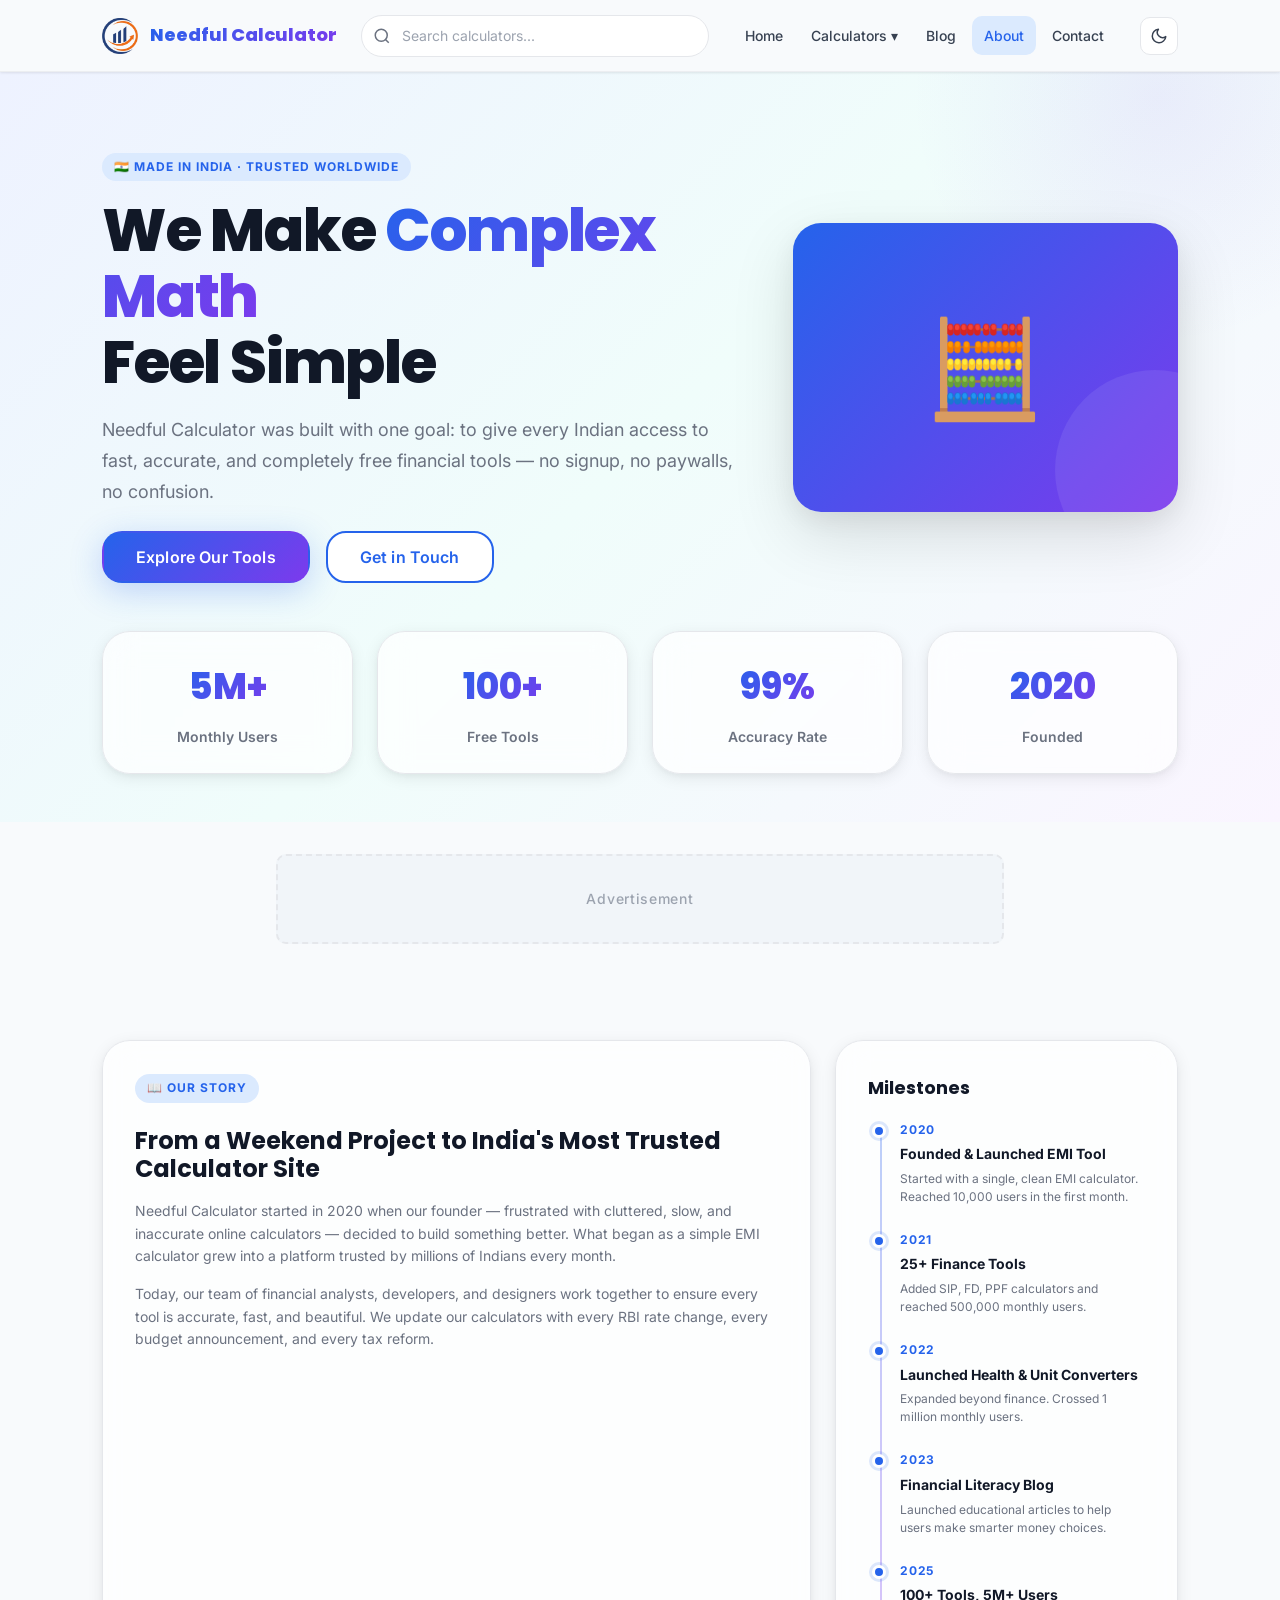
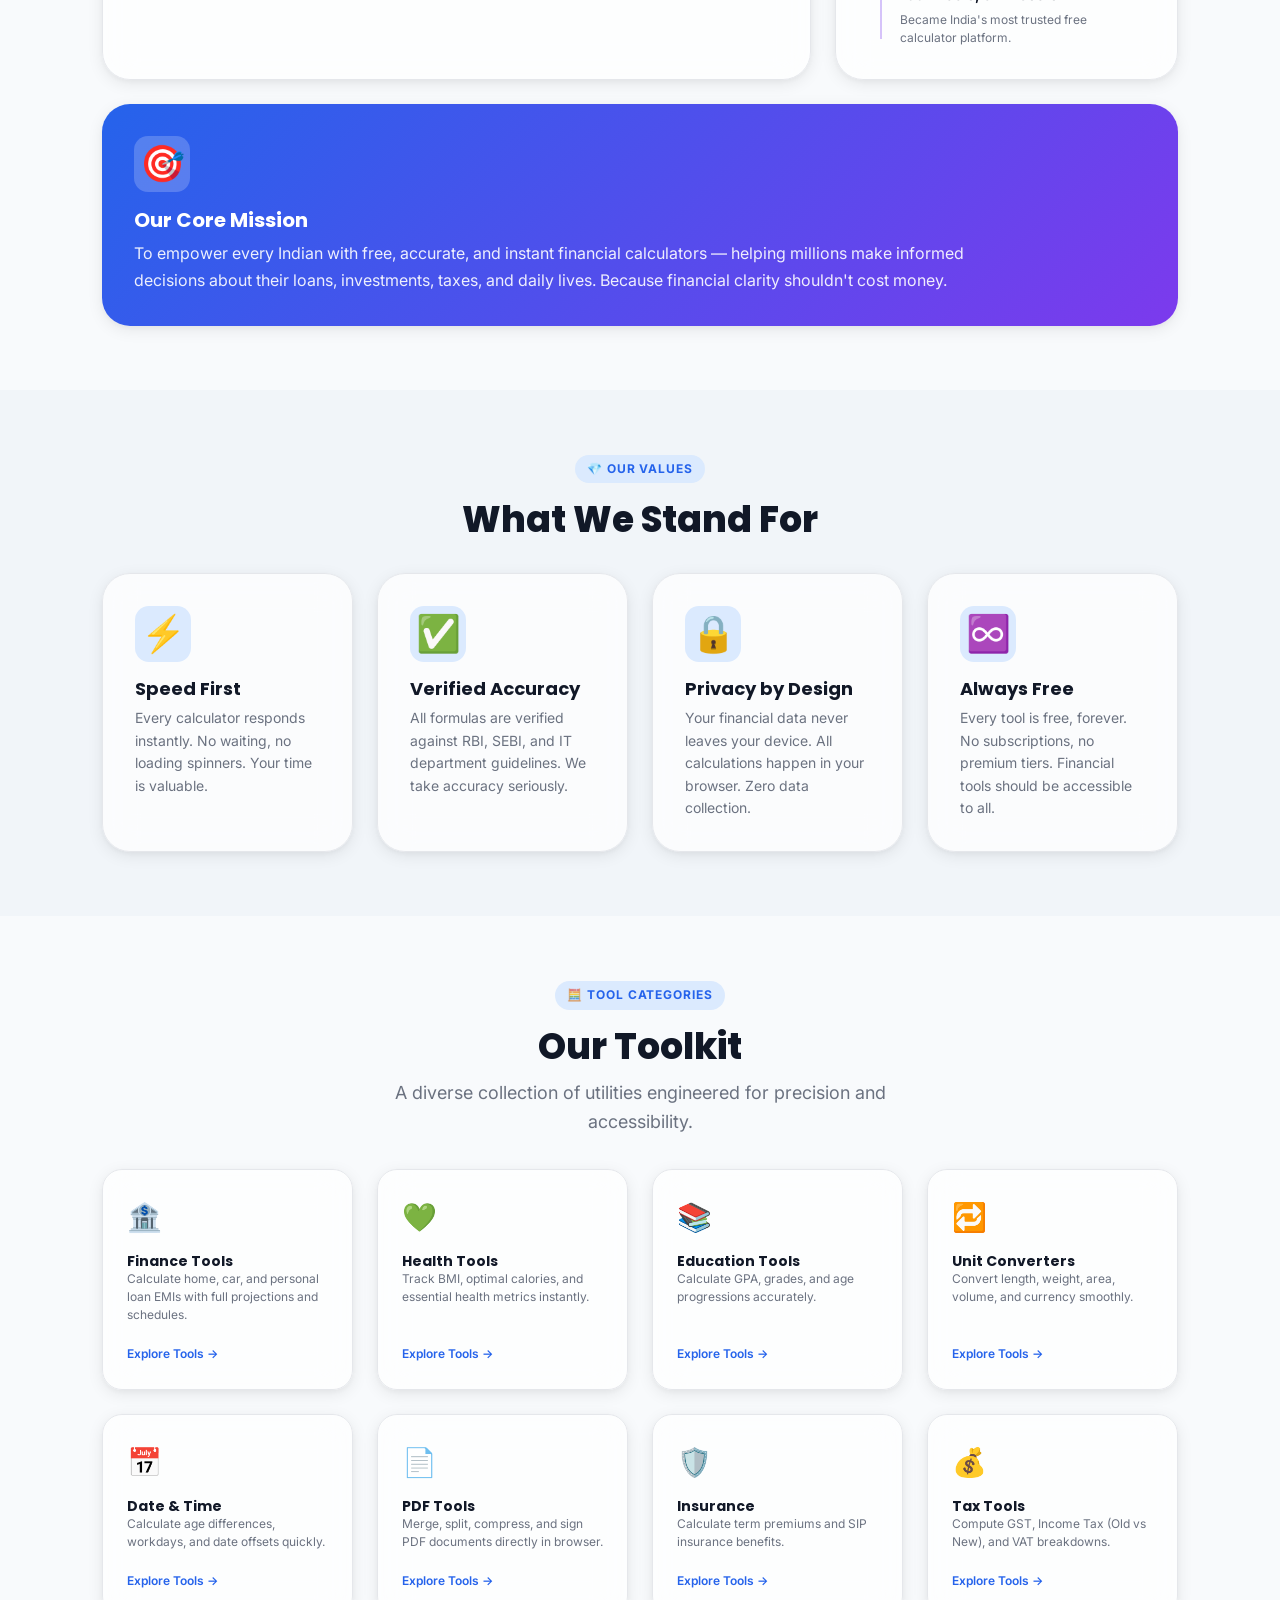
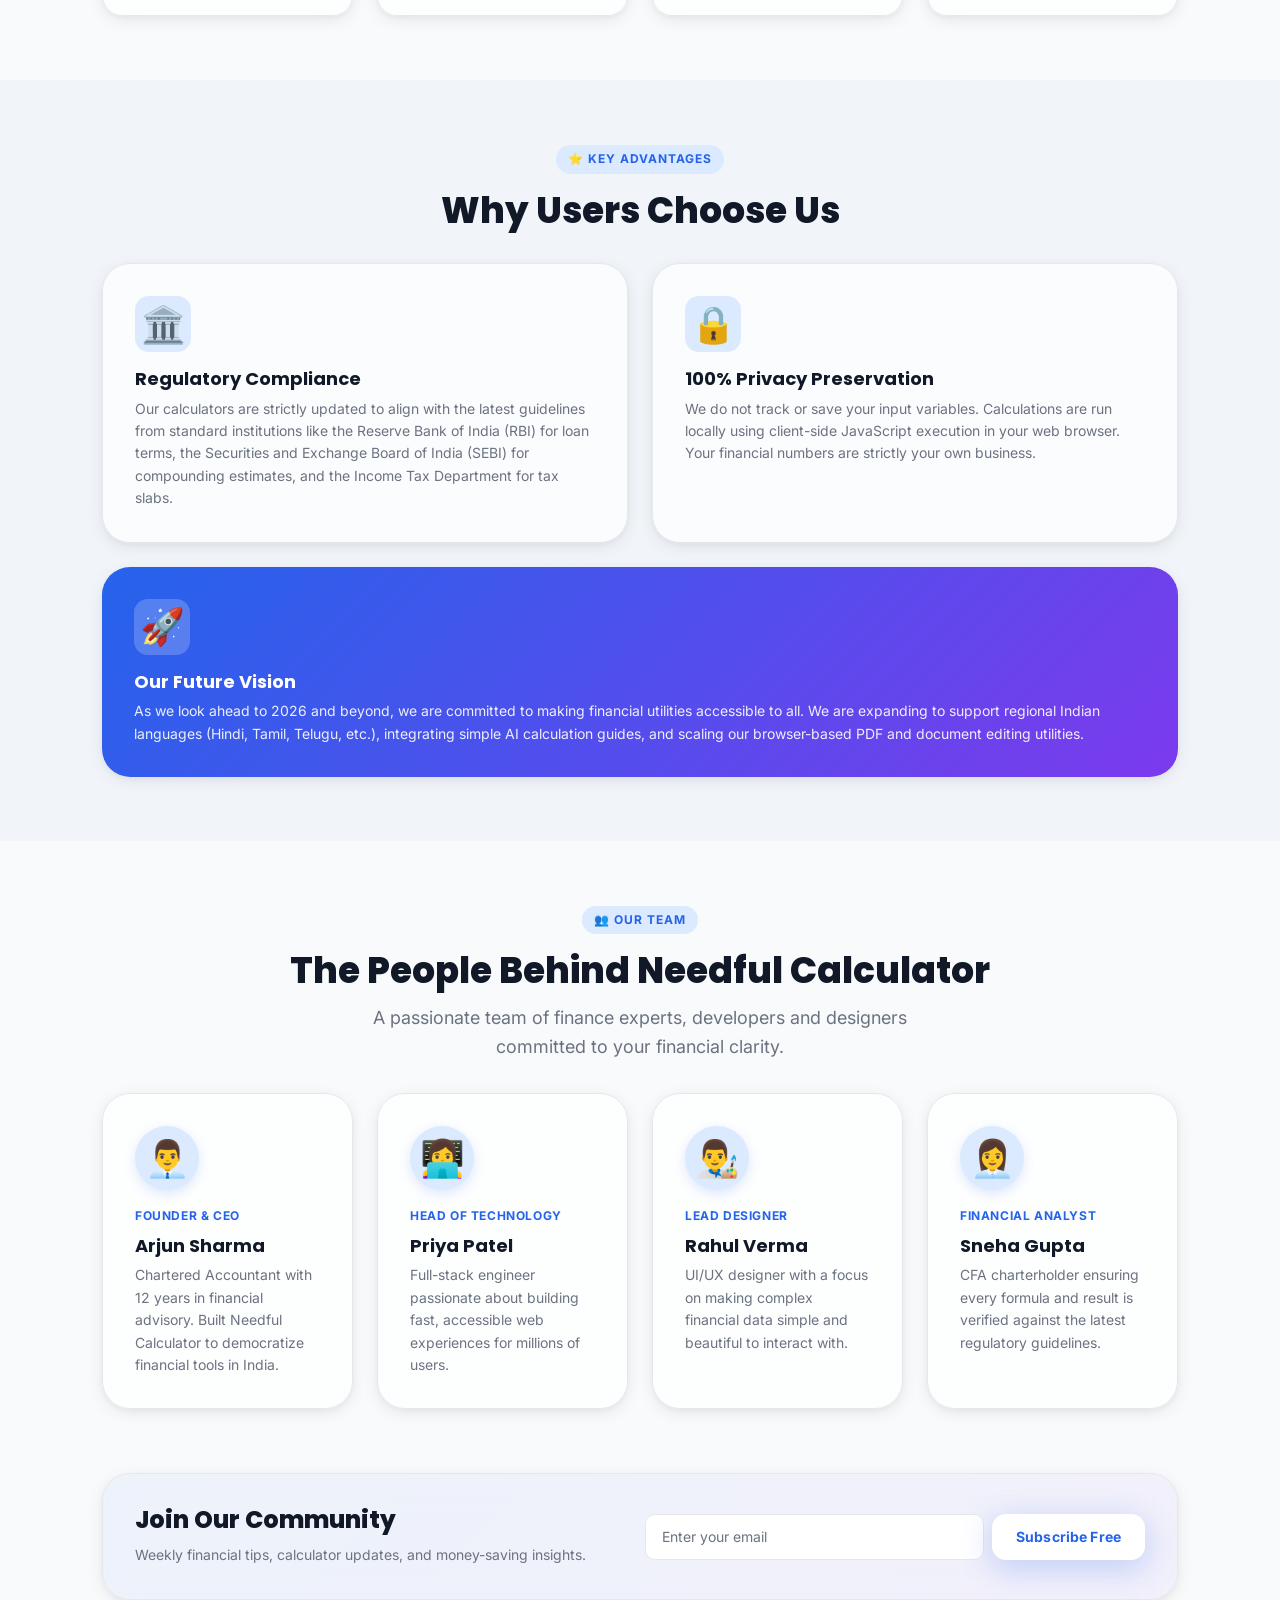
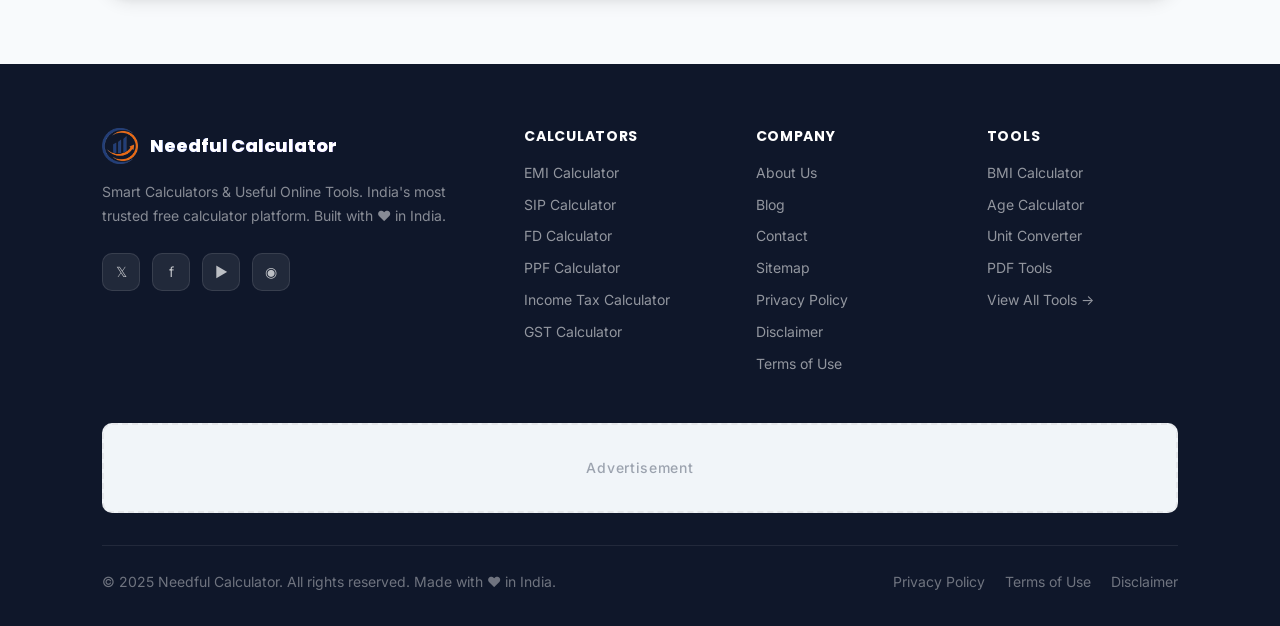
<file: about.html>
<!DOCTYPE html>
<html lang="en" data-theme="light" class="has-sticky-header">
<head>
  <meta charset="UTF-8">
  <meta name="viewport" content="width=device-width, initial-scale=1.0">
  <meta name="theme-color" content="#F8FAFC">
  <meta name="description" content="About Needful Calculator — India's most trusted free online calculator platform. Learn our story, mission, team, and commitment to accurate financial tools.">
  <meta name="robots" content="index, follow">
  <meta property="og:title" content="About Us | Needful Calculator">
  <meta property="og:type" content="website">
  <link rel="canonical" href="https://needfulcalculator.com/about">
  <title>About Us — Our Mission & Story | Needful Calculator</title>

  <link rel="preconnect" href="https://fonts.googleapis.com">
  <link rel="preconnect" href="https://fonts.gstatic.com" crossorigin>
  <link href="https://fonts.googleapis.com/css2?family=Inter:wght@300;400;500;600;700;800&family=Poppins:wght@400;500;600;700;800&display=swap" rel="stylesheet">

  <link rel="stylesheet" href="css/style.css">
  <link rel="stylesheet" href="css/components.css">
  <link rel="stylesheet" href="css/animations.css">
  <link rel="stylesheet" href="css/dark-mode.css">
  <link rel="stylesheet" href="css/responsive.css">

  <style>
    /* ─── Modern Bento & Glassmorphism 2026 Styles ─── */
    .about-section {
      padding-block: var(--space-16);
    }
    
    .about-hero {
      background: var(--gradient-hero);
      padding-block: var(--space-20) var(--space-12);
      position: relative;
      overflow: hidden;
    }

    .about-hero::before {
      content: '';
      position: absolute;
      top: -30%;
      right: -10%;
      width: 500px;
      height: 500px;
      background: radial-gradient(circle, rgba(124,58,237,0.08) 0%, transparent 70%);
      pointer-events: none;
    }

    .about-hero-grid {
      display: grid;
      grid-template-columns: 1.25fr 0.75fr;
      gap: var(--space-12);
      align-items: center;
    }

    @media (max-width: 768px) {
      .about-hero-grid {
        grid-template-columns: 1fr;
        gap: var(--space-8);
      }
    }

    .about-eyebrow {
      display: inline-flex;
      align-items: center;
      gap: var(--space-2);
      background: var(--clr-primary-light);
      color: var(--clr-primary);
      font-size: var(--text-xs);
      font-weight: 700;
      letter-spacing: 0.08em;
      text-transform: uppercase;
      padding: var(--space-1) var(--space-3);
      border-radius: var(--radius-full);
      margin-bottom: var(--space-4);
    }

    .about-hero h1 {
      font-size: clamp(2.25rem, 5vw, 3.75rem);
      line-height: 1.1;
      margin-bottom: var(--space-5);
      font-weight: 800;
      letter-spacing: -0.02em;
    }

    .about-hero p {
      font-size: var(--text-lg);
      color: var(--txt-muted);
      line-height: 1.7;
      margin-bottom: var(--space-6);
    }

    /* Bento Grid Base */
    .bento-grid {
      display: grid;
      grid-template-columns: repeat(12, 1fr);
      gap: var(--space-6);
    }

    @media (max-width: 768px) {
      .bento-grid {
        display: flex;
        flex-direction: column;
        gap: var(--space-4);
      }
    }

    .col-span-12 { grid-column: span 12; }
    .col-span-8 { grid-column: span 8; }
    .col-span-6 { grid-column: span 6; }
    .col-span-4 { grid-column: span 4; }
    .col-span-3 { grid-column: span 3; }

    /* Glassmorphic Bento Card */
    .bento-card {
      background: var(--bg-glass);
      backdrop-filter: blur(16px);
      -webkit-backdrop-filter: blur(16px);
      border: 1px solid var(--border-color);
      border-radius: var(--radius-2xl);
      padding: var(--space-8);
      box-shadow: var(--shadow-md);
      transition: all var(--transition-base);
      position: relative;
      overflow: hidden;
      display: flex;
      flex-direction: column;
      justify-content: space-between;
    }

    .bento-card:hover {
      transform: translateY(-4px);
      box-shadow: var(--shadow-lg);
      border-color: rgba(37, 99, 235, 0.25);
    }

    .bento-card-header {
      margin-bottom: var(--space-4);
    }

    .bento-card-title {
      font-family: var(--font-heading);
      font-size: var(--text-lg);
      font-weight: 700;
      color: var(--txt-primary);
      margin-bottom: var(--space-2);
    }

    .bento-card-text {
      font-size: var(--text-sm);
      color: var(--txt-muted);
      line-height: 1.6;
    }

    /* Special card accents */
    .card-accent-brand {
      background: var(--gradient-brand);
      color: white;
      border: none;
    }
    .card-accent-brand .bento-card-title,
    .card-accent-brand .bento-card-text {
      color: white;
    }
    .card-accent-brand .bento-card-text {
      color: rgba(255, 255, 255, 0.9);
    }

    /* Stats Bento Cards */
    .stats-bento {
      margin-top: var(--space-12);
    }

    .stat-card {
      text-align: center;
      padding: var(--space-6) var(--space-4);
      display: flex;
      flex-direction: column;
      align-items: center;
      justify-content: center;
    }

    .stat-card .stat-num {
      font-family: var(--font-heading);
      font-size: var(--text-4xl);
      font-weight: 800;
      background: var(--gradient-brand);
      -webkit-background-clip: text;
      -webkit-text-fill-color: transparent;
      background-clip: text;
      display: block;
      margin-bottom: var(--space-2);
    }

    .stat-card .stat-label {
      font-size: var(--text-sm);
      color: var(--txt-muted);
      font-weight: 600;
    }

    /* Why Choose Us Icons */
    .bento-icon {
      font-size: 2.25rem;
      margin-bottom: var(--space-4);
      display: inline-flex;
      align-items: center;
      justify-content: center;
      width: 56px;
      height: 56px;
      border-radius: var(--radius-lg);
      background: var(--clr-primary-light);
      color: var(--clr-primary);
    }

    .card-accent-brand .bento-icon {
      background: rgba(255, 255, 255, 0.2);
      color: white;
    }

    /* Timeline Inside Bento */
    .timeline-bento {
      display: flex;
      flex-direction: column;
      gap: var(--space-6);
      position: relative;
      padding-left: var(--space-8);
      margin-top: var(--space-4);
    }

    .timeline-bento::before {
      content: '';
      position: absolute;
      left: 12px;
      top: 8px;
      bottom: 8px;
      width: 2px;
      background: var(--gradient-brand);
      opacity: 0.3;
    }

    .timeline-node {
      position: relative;
    }

    .timeline-marker {
      position: absolute;
      left: -28px;
      top: 4px;
      width: 14px;
      height: 14px;
      border-radius: 50%;
      background: var(--clr-primary);
      border: 3px solid var(--bg-surface);
      box-shadow: 0 0 0 3px rgba(37,99,235,0.15);
    }

    .timeline-year {
      font-size: var(--text-xs);
      font-weight: 700;
      color: var(--clr-primary);
      letter-spacing: 0.05em;
      margin-bottom: 2px;
    }

    .timeline-heading {
      font-size: var(--text-sm);
      font-weight: 700;
      color: var(--txt-primary);
      margin-bottom: 4px;
    }

    .timeline-body {
      font-size: var(--text-xs);
      color: var(--txt-muted);
      line-height: 1.5;
    }

    /* Tool Category Bento grid */
    .cat-bento-card {
      padding: var(--space-6);
      border-radius: var(--radius-xl);
      text-decoration: none;
      display: flex;
      flex-direction: column;
      gap: var(--space-3);
    }

    .cat-bento-card .cat-icon {
      font-size: 1.75rem;
      transition: transform var(--transition-base);
    }

    .cat-bento-card:hover .cat-icon {
      transform: scale(1.2);
    }

    .cat-bento-title {
      font-family: var(--font-heading);
      font-size: var(--text-sm);
      font-weight: 700;
      color: var(--txt-primary);
      display: flex;
      align-items: center;
      gap: var(--space-2);
    }

    .cat-bento-desc {
      font-size: var(--text-xs);
      color: var(--txt-muted);
      line-height: 1.5;
      margin-bottom: var(--space-2);
    }

    .cat-bento-link {
      font-size: var(--text-xs);
      font-weight: 600;
      color: var(--clr-primary);
      margin-top: auto;
      display: inline-flex;
      align-items: center;
      gap: 4px;
    }

    /* Floating illustration card */
    .hero-illustration {
      background: var(--gradient-brand);
      border-radius: var(--radius-2xl);
      aspect-ratio: 4/3;
      display: flex;
      align-items: center;
      justify-content: center;
      font-size: 6rem;
      box-shadow: var(--shadow-xl);
      position: relative;
      overflow: hidden;
      color: white;
    }

    .hero-illustration::after {
      content: '';
      position: absolute;
      bottom: -20%;
      right: -20%;
      width: 200px;
      height: 200px;
      background: rgba(255,255,255,0.08);
      border-radius: 50%;
    }

    /* Team styles */
    .team-avatar {
      font-size: 2.25rem;
      width: 64px;
      height: 64px;
      border-radius: 50%;
      background: var(--clr-primary-light);
      display: flex;
      align-items: center;
      justify-content: center;
      margin-bottom: var(--space-4);
      box-shadow: 0 4px 12px rgba(37,99,235,0.15);
    }

    .team-role {
      font-size: var(--text-xs);
      color: var(--clr-primary);
      font-weight: 700;
      text-transform: uppercase;
      letter-spacing: 0.05em;
      margin-bottom: var(--space-2);
    }

    /* Newsletter Card custom overrides */
    .newsletter-bento {
      background: linear-gradient(135deg, rgba(37, 99, 235, 0.05) 0%, rgba(124, 58, 237, 0.05) 100%);
      border: 1.5px solid var(--border-color);
    }

    .newsletter-bento-inner {
      display: flex;
      align-items: center;
      justify-content: space-between;
      gap: var(--space-8);
      width: 100%;
    }

    @media (max-width: 768px) {
      .newsletter-bento-inner {
        flex-direction: column;
        align-items: stretch;
        gap: var(--space-6);
      }
    }

    .newsletter-bento-copy h2 {
      font-size: var(--text-2xl);
      font-weight: 800;
      color: var(--txt-primary);
      margin-bottom: var(--space-2);
    }

    .newsletter-bento-copy p {
      font-size: var(--text-sm);
      color: var(--txt-muted);
    }

    /* Ad Slots spacing */
    .about-ad-wrap {
      margin-block: var(--space-8);
    }
  </style>

  <script type="application/ld+json">
  {
    "@context": "https://schema.org",
    "@type": "AboutPage",
    "name": "About Needful Calculator",
    "url": "https://needfulcalculator.com/about",
    "description": "India's most trusted free online calculator platform. Fast, accurate, and free financial tools.",
    "publisher": {
      "@type": "Organization",
      "name": "Needful Calculator",
      "url": "https://needfulcalculator.com",
      "logo": "https://needfulcalculator.com/assets/logos/logo.png",
      "foundingDate": "2020"
    }
  }
  </script>
  <script type="application/ld+json">
  {
    "@context": "https://schema.org",
    "@type": "BreadcrumbList",
    "itemListElement": [
      { "@type": "ListItem", "position": 1, "name": "Home", "item": "https://needfulcalculator.com" },
      { "@type": "ListItem", "position": 2, "name": "About Us" }
    ]
  }
  </script>
</head>
<body>

<a href="#main-content" class="skip-link">Skip to main content</a>

<!-- ═══════════════ HEADER ═══════════════ -->
<header class="site-header" role="banner">
  <div class="container header-inner">
    <a href="index.html" class="logo" aria-label="Needful Calculator Home">
      <img src="assets/logos/logo.png" alt="Needful Calculator" width="36" height="36" loading="eager" onerror="this.style.display='none'">
      <span class="logo-text">Needful Calculator</span>
    </a>
    <div class="header-search" role="search">
      <svg class="header-search-icon" viewBox="0 0 24 24" fill="none" stroke="currentColor" stroke-width="2" aria-hidden="true"><circle cx="11" cy="11" r="8"/><path d="M21 21l-4.35-4.35"/></svg>
      <input type="search" id="header-search-input" placeholder="Search calculators..." aria-label="Search" autocomplete="off">
      <div class="search-results" role="listbox" aria-label="Search suggestions"></div>
    </div>
    <nav class="header-nav" aria-label="Main navigation">
      <a href="index.html" class="nav-link">Home</a>
      <div class="nav-item">
        <a href="category.html" class="nav-link" aria-haspopup="true">Calculators ▾</a>
        <div class="nav-dropdown" role="menu">
          <a href="category.html#finance" role="menuitem">🏦 Finance Tools</a>
          <a href="category.html#health"  role="menuitem">💚 Health Calculators</a>
          <a href="category.html#unit"    role="menuitem">🔁 Unit Converters</a>
          <a href="category.html#date"    role="menuitem">📅 Date Calculators</a>
          <a href="category.html#pdf"     role="menuitem">📄 PDF Tools</a>
        </div>
      </div>
      <a href="blog.html" class="nav-link">Blog</a>
      <a href="about.html" class="nav-link active">About</a>
      <a href="contact.html" class="nav-link">Contact</a>
    </nav>
    <button class="theme-toggle" id="theme-toggle" aria-label="Toggle dark mode">
      <svg width="18" height="18" viewBox="0 0 24 24" fill="none" stroke="currentColor" stroke-width="2" stroke-linecap="round" stroke-linejoin="round"><path d="M21 12.79A9 9 0 1 1 11.21 3 7 7 0 0 0 21 12.79z"/></svg>
    </button>
    <button class="hamburger" id="hamburger" aria-label="Open menu" aria-expanded="false" aria-controls="mobile-nav">
      <span></span><span></span><span></span>
    </button>
  </div>
</header>

<nav class="mobile-nav" id="mobile-nav" aria-label="Mobile navigation">
  <div class="mobile-nav-links">
    <a href="index.html">🏠 Home</a>
    <a href="category.html">🧮 All Calculators</a>
    <a href="calculator.html">🏦 EMI Calculator</a>
    <a href="blog.html">📰 Blog</a>
    <a href="about.html">ℹ️ About</a>
    <a href="contact.html">📞 Contact</a>
    <a href="privacy-policy.html">🔒 Privacy Policy</a>
  </div>
</nav>

<main id="main-content">

  <!-- ABOUT HERO -->
  <section class="about-hero">
    <div class="container">
      <div class="about-hero-grid">
        <div class="reveal">
          <div class="about-eyebrow">🇮🇳 Made in India · Trusted Worldwide</div>
          <h1>We Make <span style="background:var(--gradient-brand);-webkit-background-clip:text;-webkit-text-fill-color:transparent;background-clip:text">Complex Math</span><br>Feel Simple</h1>
          <p>Needful Calculator was built with one goal: to give every Indian access to fast, accurate, and completely free financial tools — no signup, no paywalls, no confusion.</p>
          <div style="display:flex;gap:var(--space-4);flex-wrap:wrap">
            <a href="category.html" class="btn btn-primary btn-lg">Explore Our Tools</a>
            <a href="contact.html" class="btn btn-secondary btn-lg">Get in Touch</a>
          </div>
        </div>
        <div class="reveal reveal-delay-2">
          <div class="hero-illustration float-slow">🧮</div>
        </div>
      </div>

      <!-- Stats Bento Grid -->
      <div class="bento-grid stats-bento reveal reveal-delay-2">
        <div class="bento-card stat-card col-span-3">
          <span class="stat-num">5M+</span>
          <span class="stat-label">Monthly Users</span>
        </div>
        <div class="bento-card stat-card col-span-3">
          <span class="stat-num">100+</span>
          <span class="stat-label">Free Tools</span>
        </div>
        <div class="bento-card stat-card col-span-3">
          <span class="stat-num">99%</span>
          <span class="stat-label">Accuracy Rate</span>
        </div>
        <div class="bento-card stat-card col-span-3">
          <span class="stat-num">2020</span>
          <span class="stat-label">Founded</span>
        </div>
      </div>
    </div>
  </section>

  <!-- AD SLOT -->
  <div class="container about-ad-wrap">
    <div class="ad-slot ad-slot-leaderboard" aria-label="Advertisement"><span>Advertisement</span></div>
  </div>

  <!-- OUR STORY & MISSION BENTO -->
  <section class="about-section">
    <div class="container">
      <div class="bento-grid">
        <!-- Story text -->
        <div class="bento-card col-span-8 reveal">
          <div>
            <div class="about-eyebrow">📖 Our Story</div>
            <h2 class="bento-card-title" style="font-size:var(--text-2xl); margin-block:var(--space-2) var(--space-4)">From a Weekend Project to India's Most Trusted Calculator Site</h2>
            <p class="bento-card-text" style="margin-bottom:var(--space-4)">
              Needful Calculator started in 2020 when our founder — frustrated with cluttered, slow, and inaccurate online calculators — decided to build something better. What began as a simple EMI calculator grew into a platform trusted by millions of Indians every month.
            </p>
            <p class="bento-card-text">
              Today, our team of financial analysts, developers, and designers work together to ensure every tool is accurate, fast, and beautiful. We update our calculators with every RBI rate change, every budget announcement, and every tax reform.
            </p>
          </div>
        </div>

        <!-- Story timeline -->
        <div class="bento-card col-span-4 reveal reveal-delay-2">
          <div>
            <div class="bento-card-title">Milestones</div>
            <div class="timeline-bento">
              <div class="timeline-node">
                <div class="timeline-marker"></div>
                <div class="timeline-year">2020</div>
                <div class="timeline-heading">Founded & Launched EMI Tool</div>
                <p class="timeline-body">Started with a single, clean EMI calculator. Reached 10,000 users in the first month.</p>
              </div>
              <div class="timeline-node">
                <div class="timeline-marker"></div>
                <div class="timeline-year">2021</div>
                <div class="timeline-heading">25+ Finance Tools</div>
                <p class="timeline-body">Added SIP, FD, PPF calculators and reached 500,000 monthly users.</p>
              </div>
              <div class="timeline-node">
                <div class="timeline-marker"></div>
                <div class="timeline-year">2022</div>
                <div class="timeline-heading">Launched Health & Unit Converters</div>
                <p class="timeline-body">Expanded beyond finance. Crossed 1 million monthly users.</p>
              </div>
              <div class="timeline-node">
                <div class="timeline-marker"></div>
                <div class="timeline-year">2023</div>
                <div class="timeline-heading">Financial Literacy Blog</div>
                <p class="timeline-body">Launched educational articles to help users make smarter money choices.</p>
              </div>
              <div class="timeline-node">
                <div class="timeline-marker"></div>
                <div class="timeline-year">2025</div>
                <div class="timeline-heading">100+ Tools, 5M+ Users</div>
                <p class="timeline-body">Became India's most trusted free calculator platform.</p>
              </div>
            </div>
          </div>
        </div>

        <!-- Mission statement -->
        <div class="bento-card card-accent-brand col-span-12 reveal">
          <div class="bento-icon">🎯</div>
          <div>
            <h2 class="bento-card-title" style="font-size:var(--text-xl)">Our Core Mission</h2>
            <p class="bento-card-text" style="font-size:var(--text-base); line-height:1.7; max-width:900px">
              To empower every Indian with free, accurate, and instant financial calculators — helping millions make informed decisions about their loans, investments, taxes, and daily lives. Because financial clarity shouldn't cost money.
            </p>
          </div>
        </div>
      </div>
    </div>
  </section>

  <!-- CORE VALUES -->
  <section class="about-section" style="background:var(--bg-muted)">
    <div class="container">
      <div class="text-center mb-8 reveal">
        <div class="about-eyebrow">💎 Our Values</div>
        <h2 class="section-title">What We Stand For</h2>
      </div>
      <div class="bento-grid">
        <div class="bento-card col-span-3 reveal">
          <div>
            <div class="bento-icon">⚡</div>
            <h3 class="bento-card-title">Speed First</h3>
            <p class="bento-card-text">Every calculator responds instantly. No waiting, no loading spinners. Your time is valuable.</p>
          </div>
        </div>
        <div class="bento-card col-span-3 reveal reveal-delay-1">
          <div>
            <div class="bento-icon">✅</div>
            <h3 class="bento-card-title">Verified Accuracy</h3>
            <p class="bento-card-text">All formulas are verified against RBI, SEBI, and IT department guidelines. We take accuracy seriously.</p>
          </div>
        </div>
        <div class="bento-card col-span-3 reveal reveal-delay-2">
          <div>
            <div class="bento-icon">🔒</div>
            <h3 class="bento-card-title">Privacy by Design</h3>
            <p class="bento-card-text">Your financial data never leaves your device. All calculations happen in your browser. Zero data collection.</p>
          </div>
        </div>
        <div class="bento-card col-span-3 reveal reveal-delay-3">
          <div>
            <div class="bento-icon">♾️</div>
            <h3 class="bento-card-title">Always Free</h3>
            <p class="bento-card-text">Every tool is free, forever. No subscriptions, no premium tiers. Financial tools should be accessible to all.</p>
          </div>
        </div>
      </div>
    </div>
  </section>

  <!-- TOOL CATEGORIES -->
  <section class="about-section">
    <div class="container">
      <div class="text-center mb-8 reveal">
        <div class="about-eyebrow">🧮 Tool Categories</div>
        <h2 class="section-title">Our Toolkit</h2>
        <p class="section-subtitle">A diverse collection of utilities engineered for precision and accessibility.</p>
      </div>
      <div class="bento-grid">
        <a href="category.html#finance" class="bento-card cat-bento-card col-span-3 reveal">
          <span class="cat-icon">🏦</span>
          <div>
            <h3 class="cat-bento-title">Finance Tools</h3>
            <p class="cat-bento-desc">Calculate home, car, and personal loan EMIs with full projections and schedules.</p>
          </div>
          <span class="cat-bento-link">Explore Tools →</span>
        </a>
        <a href="category.html#health" class="bento-card cat-bento-card col-span-3 reveal reveal-delay-1">
          <span class="cat-icon">💚</span>
          <div>
            <h3 class="cat-bento-title">Health Tools</h3>
            <p class="cat-bento-desc">Track BMI, optimal calories, and essential health metrics instantly.</p>
          </div>
          <span class="cat-bento-link">Explore Tools →</span>
        </a>
        <a href="category.html#education" class="bento-card cat-bento-card col-span-3 reveal reveal-delay-2">
          <span class="cat-icon">📚</span>
          <div>
            <h3 class="cat-bento-title">Education Tools</h3>
            <p class="cat-bento-desc">Calculate GPA, grades, and age progressions accurately.</p>
          </div>
          <span class="cat-bento-link">Explore Tools →</span>
        </a>
        <a href="category.html#unit" class="bento-card cat-bento-card col-span-3 reveal reveal-delay-3">
          <span class="cat-icon">🔁</span>
          <div>
            <h3 class="cat-bento-title">Unit Converters</h3>
            <p class="cat-bento-desc">Convert length, weight, area, volume, and currency smoothly.</p>
          </div>
          <span class="cat-bento-link">Explore Tools →</span>
        </a>
        <a href="category.html#date" class="bento-card cat-bento-card col-span-3 reveal">
          <span class="cat-icon">📅</span>
          <div>
            <h3 class="cat-bento-title">Date & Time</h3>
            <p class="cat-bento-desc">Calculate age differences, workdays, and date offsets quickly.</p>
          </div>
          <span class="cat-bento-link">Explore Tools →</span>
        </a>
        <a href="category.html#pdf" class="bento-card cat-bento-card col-span-3 reveal reveal-delay-1">
          <span class="cat-icon">📄</span>
          <div>
            <h3 class="cat-bento-title">PDF Tools</h3>
            <p class="cat-bento-desc">Merge, split, compress, and sign PDF documents directly in browser.</p>
          </div>
          <span class="cat-bento-link">Explore Tools →</span>
        </a>
        <a href="category.html#insurance" class="bento-card cat-bento-card col-span-3 reveal reveal-delay-2">
          <span class="cat-icon">🛡️</span>
          <div>
            <h3 class="cat-bento-title">Insurance</h3>
            <p class="cat-bento-desc">Calculate term premiums and SIP insurance benefits.</p>
          </div>
          <span class="cat-bento-link">Explore Tools →</span>
        </a>
        <a href="category.html#tax" class="bento-card cat-bento-card col-span-3 reveal reveal-delay-3">
          <span class="cat-icon">💰</span>
          <div>
            <h3 class="cat-bento-title">Tax Tools</h3>
            <p class="cat-bento-desc">Compute GST, Income Tax (Old vs New), and VAT breakdowns.</p>
          </div>
          <span class="cat-bento-link">Explore Tools →</span>
        </a>
      </div>
    </div>
  </section>

  <!-- WHY CHOOSE US & FUTURE VISION -->
  <section class="about-section" style="background:var(--bg-muted)">
    <div class="container">
      <div class="text-center mb-8 reveal">
        <div class="about-eyebrow">⭐ Key Advantages</div>
        <h2 class="section-title">Why Users Choose Us</h2>
      </div>
      <div class="bento-grid">
        <div class="bento-card col-span-6 reveal">
          <div>
            <div class="bento-icon">🏛️</div>
            <h3 class="bento-card-title">Regulatory Compliance</h3>
            <p class="bento-card-text">
              Our calculators are strictly updated to align with the latest guidelines from standard institutions like the Reserve Bank of India (RBI) for loan terms, the Securities and Exchange Board of India (SEBI) for compounding estimates, and the Income Tax Department for tax slabs.
            </p>
          </div>
        </div>

        <div class="bento-card col-span-6 reveal reveal-delay-1">
          <div>
            <div class="bento-icon">🔒</div>
            <h3 class="bento-card-title">100% Privacy Preservation</h3>
            <p class="bento-card-text">
              We do not track or save your input variables. Calculations are run locally using client-side JavaScript execution in your web browser. Your financial numbers are strictly your own business.
            </p>
          </div>
        </div>

        <div class="bento-card card-accent-brand col-span-12 reveal">
          <div class="bento-icon">🚀</div>
          <div>
            <h3 class="bento-card-title">Our Future Vision</h3>
            <p class="bento-card-text">
              As we look ahead to 2026 and beyond, we are committed to making financial utilities accessible to all. We are expanding to support regional Indian languages (Hindi, Tamil, Telugu, etc.), integrating simple AI calculation guides, and scaling our browser-based PDF and document editing utilities.
            </p>
          </div>
        </div>
      </div>
    </div>
  </section>

  <!-- TEAM -->
  <section class="about-section">
    <div class="container">
      <div class="text-center mb-8 reveal">
        <div class="about-eyebrow">👥 Our Team</div>
        <h2 class="section-title">The People Behind Needful Calculator</h2>
        <p class="section-subtitle">A passionate team of finance experts, developers and designers committed to your financial clarity.</p>
      </div>
      <div class="bento-grid">
        <div class="bento-card col-span-3 reveal">
          <div>
            <div class="team-avatar">👨‍💼</div>
            <div class="team-role">Founder & CEO</div>
            <h3 class="bento-card-title">Arjun Sharma</h3>
            <p class="bento-card-text">Chartered Accountant with 12 years in financial advisory. Built Needful Calculator to democratize financial tools in India.</p>
          </div>
        </div>
        <div class="bento-card col-span-3 reveal reveal-delay-1">
          <div>
            <div class="team-avatar">👩‍💻</div>
            <div class="team-role">Head of Technology</div>
            <h3 class="bento-card-title">Priya Patel</h3>
            <p class="bento-card-text">Full-stack engineer passionate about building fast, accessible web experiences for millions of users.</p>
          </div>
        </div>
        <div class="bento-card col-span-3 reveal reveal-delay-2">
          <div>
            <div class="team-avatar">👨‍🎨</div>
            <div class="team-role">Lead Designer</div>
            <h3 class="bento-card-title">Rahul Verma</h3>
            <p class="bento-card-text">UI/UX designer with a focus on making complex financial data simple and beautiful to interact with.</p>
          </div>
        </div>
        <div class="bento-card col-span-3 reveal reveal-delay-3">
          <div>
            <div class="team-avatar">👩‍💼</div>
            <div class="team-role">Financial Analyst</div>
            <h3 class="bento-card-title">Sneha Gupta</h3>
            <p class="bento-card-text">CFA charterholder ensuring every formula and result is verified against the latest regulatory guidelines.</p>
          </div>
        </div>
      </div>
    </div>
  </section>

  <!-- CALL TO ACTION & NEWSLETTER -->
  <section class="about-section" style="padding-top:0">
    <div class="container">
      <div class="bento-card newsletter-bento col-span-12 reveal">
        <div class="newsletter-bento-inner">
          <div class="newsletter-bento-copy">
            <h2>Join Our Community</h2>
            <p>Weekly financial tips, calculator updates, and money-saving insights.</p>
          </div>
          <form class="newsletter-form" id="newsletter-form" novalidate style="display:flex;gap:var(--space-2);flex-wrap:wrap;flex-grow:1;max-width:500px">
            <label for="newsletter-email" class="sr-only">Email address</label>
            <input type="email" id="newsletter-email" placeholder="Enter your email" required autocomplete="email" style="flex-grow:1;height:46px;border:1px solid var(--border-color);border-radius:var(--radius-md);padding-inline:var(--space-4);background:var(--bg-surface);color:var(--txt-primary)">
            <button type="submit" class="btn btn-primary" style="height:46px;padding-inline:var(--space-6);white-space:nowrap">Subscribe Free</button>
          </form>
        </div>
      </div>
    </div>
  </section>
</main>

<!-- FOOTER -->
<footer class="site-footer" role="contentinfo">
  <div class="container">
    <div class="footer-top">
      <div class="footer-brand">
        <a href="index.html" class="logo">
          <img src="assets/logos/logo.png" alt="Needful Calculator" width="32" height="32" loading="lazy" onerror="this.style.display='none'">
          <span class="logo-text">Needful Calculator</span>
        </a>
        <p class="footer-desc">Smart Calculators & Useful Online Tools. India's most trusted free calculator platform. Built with ❤️ in India.</p>
        <div class="footer-social">
          <a href="#" class="social-btn" aria-label="Twitter / X">𝕏</a>
          <a href="#" class="social-btn" aria-label="Facebook">f</a>
          <a href="#" class="social-btn" aria-label="YouTube">▶</a>
          <a href="#" class="social-btn" aria-label="Instagram">◉</a>
        </div>
      </div>
      <div class="footer-col">
        <h4>Calculators</h4>
        <nav class="footer-links">
          <a href="calculator.html?tool=emi-calculator">EMI Calculator</a>
          <a href="calculator.html?tool=sip-calculator">SIP Calculator</a>
          <a href="calculator.html?tool=fd-calculator">FD Calculator</a>
          <a href="calculator.html?tool=ppf-calculator">PPF Calculator</a>
          <a href="calculator.html?tool=income-tax-calculator">Income Tax Calculator</a>
          <a href="calculator.html?tool=gst-calculator">GST Calculator</a>
        </nav>
      </div>
      <div class="footer-col">
        <h4>Company</h4>
        <nav class="footer-links">
          <a href="about.html">About Us</a>
          <a href="blog.html">Blog</a>
          <a href="contact.html">Contact</a>
          <a href="sitemap.html">Sitemap</a>
          <a href="privacy-policy.html">Privacy Policy</a>
          <a href="disclaimer.html">Disclaimer</a>
          <a href="terms.html">Terms of Use</a>
        </nav>
      </div>
      <div class="footer-col">
        <h4>Tools</h4>
        <nav class="footer-links">
          <a href="calculator.html?tool=bmi-calculator">BMI Calculator</a>
          <a href="calculator.html?tool=age-calculator">Age Calculator</a>
          <a href="calculator.html?tool=length-converter">Unit Converter</a>
          <a href="category.html#pdf">PDF Tools</a>
          <a href="category.html">View All Tools →</a>
        </nav>
      </div>
    </div>
    <div class="ad-slot" aria-label="Advertisement" style="margin-bottom:var(--space-8)"><span>Advertisement</span></div>
    <div class="footer-bottom">
      <p>© 2025 Needful Calculator. All rights reserved. Made with ❤️ in India.</p>
      <nav class="footer-legal">
        <a href="privacy-policy.html">Privacy Policy</a>
        <a href="terms.html">Terms of Use</a>
        <a href="disclaimer.html">Disclaimer</a>
      </nav>
    </div>
  </div>
</footer>

<script src="js/main.js" defer></script>
<script src="js/calculator.js" defer></script>
  <script src="js/search.js" defer></script>
<script src="js/animations.js" defer></script>
</body>
</html>
</file>
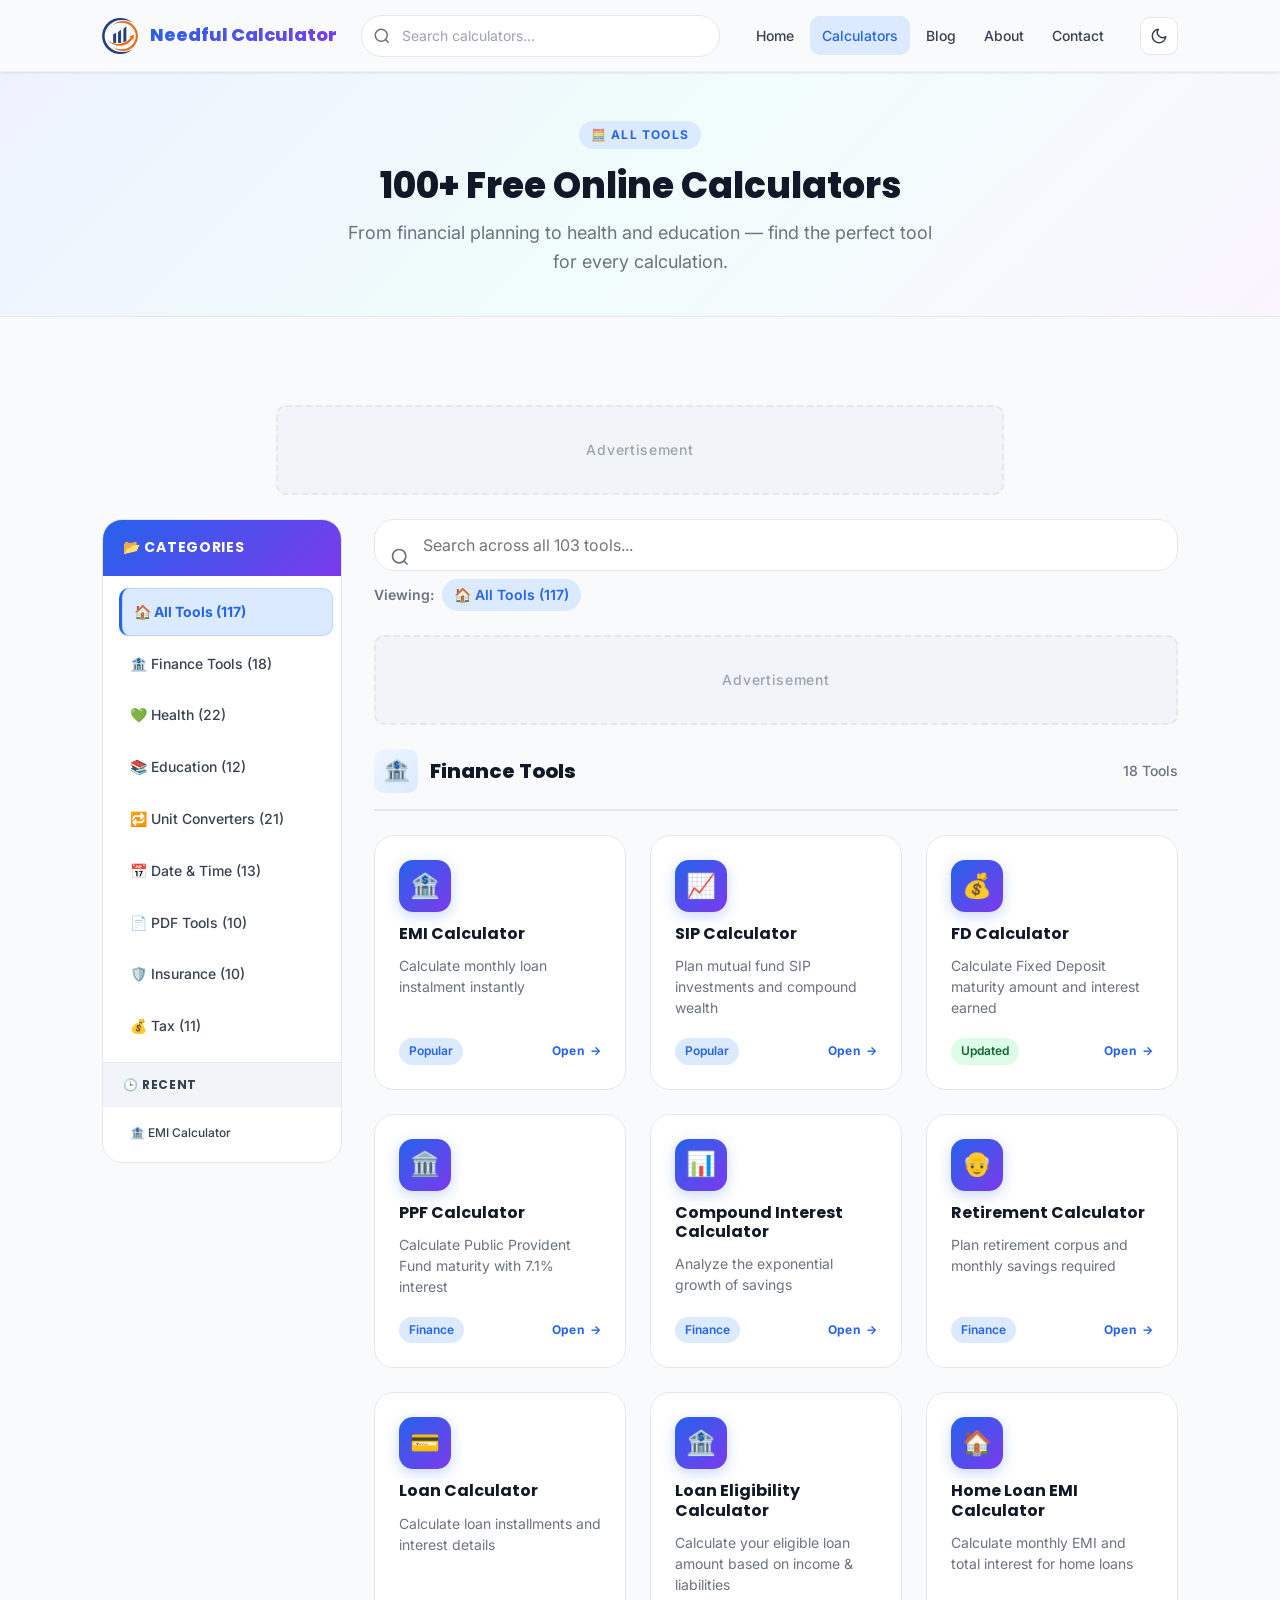
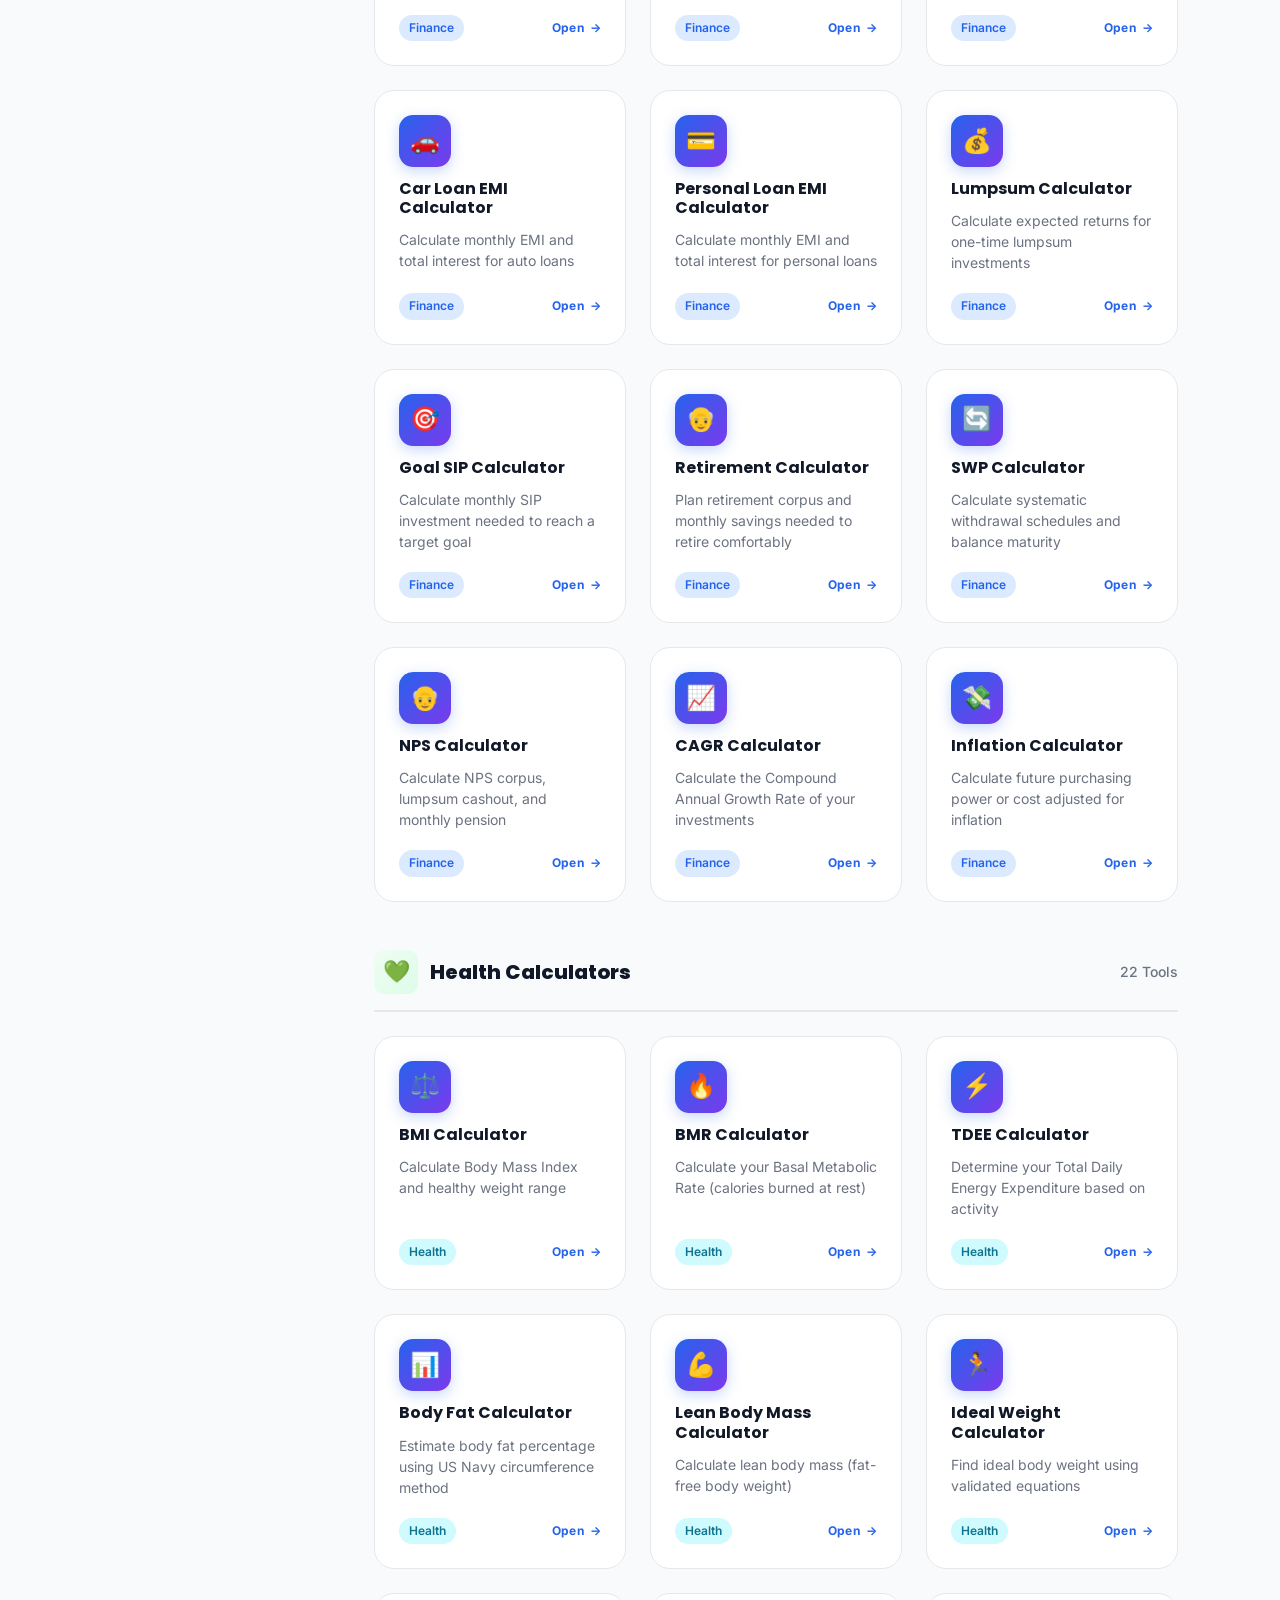
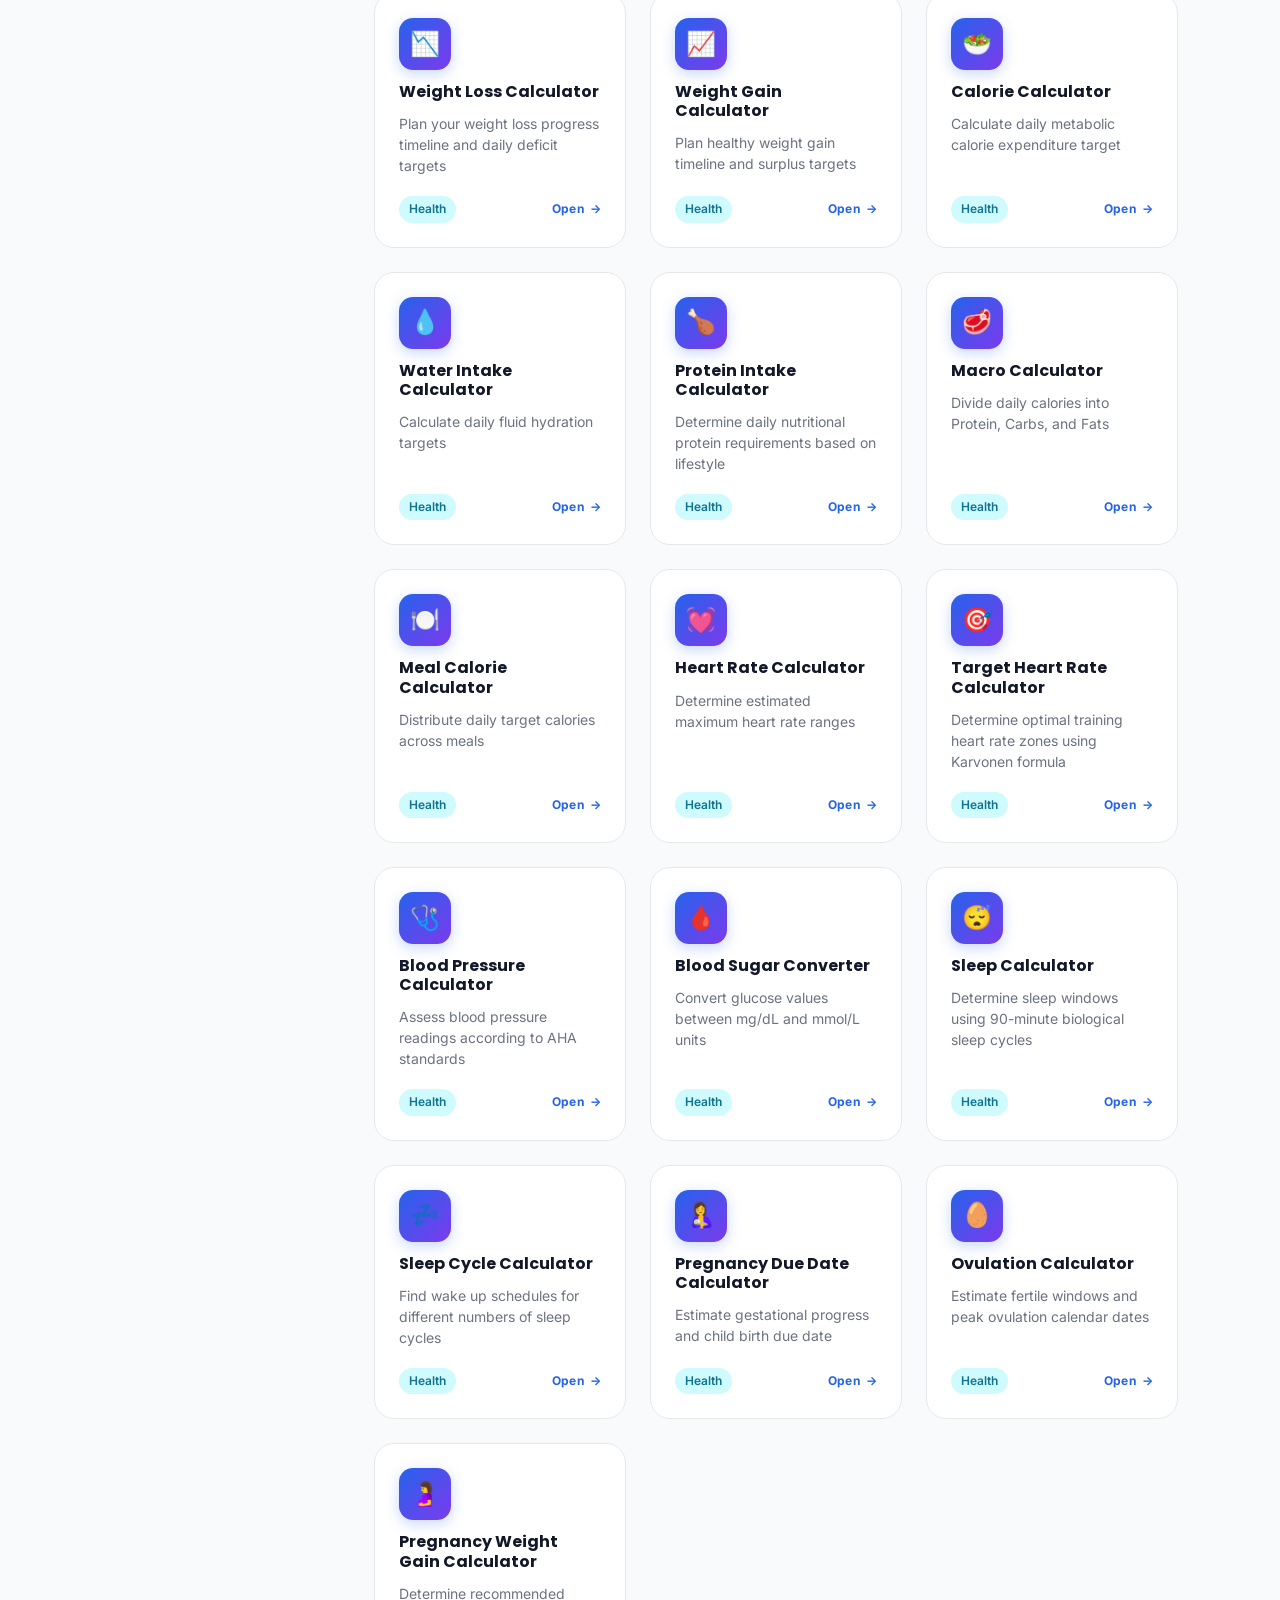
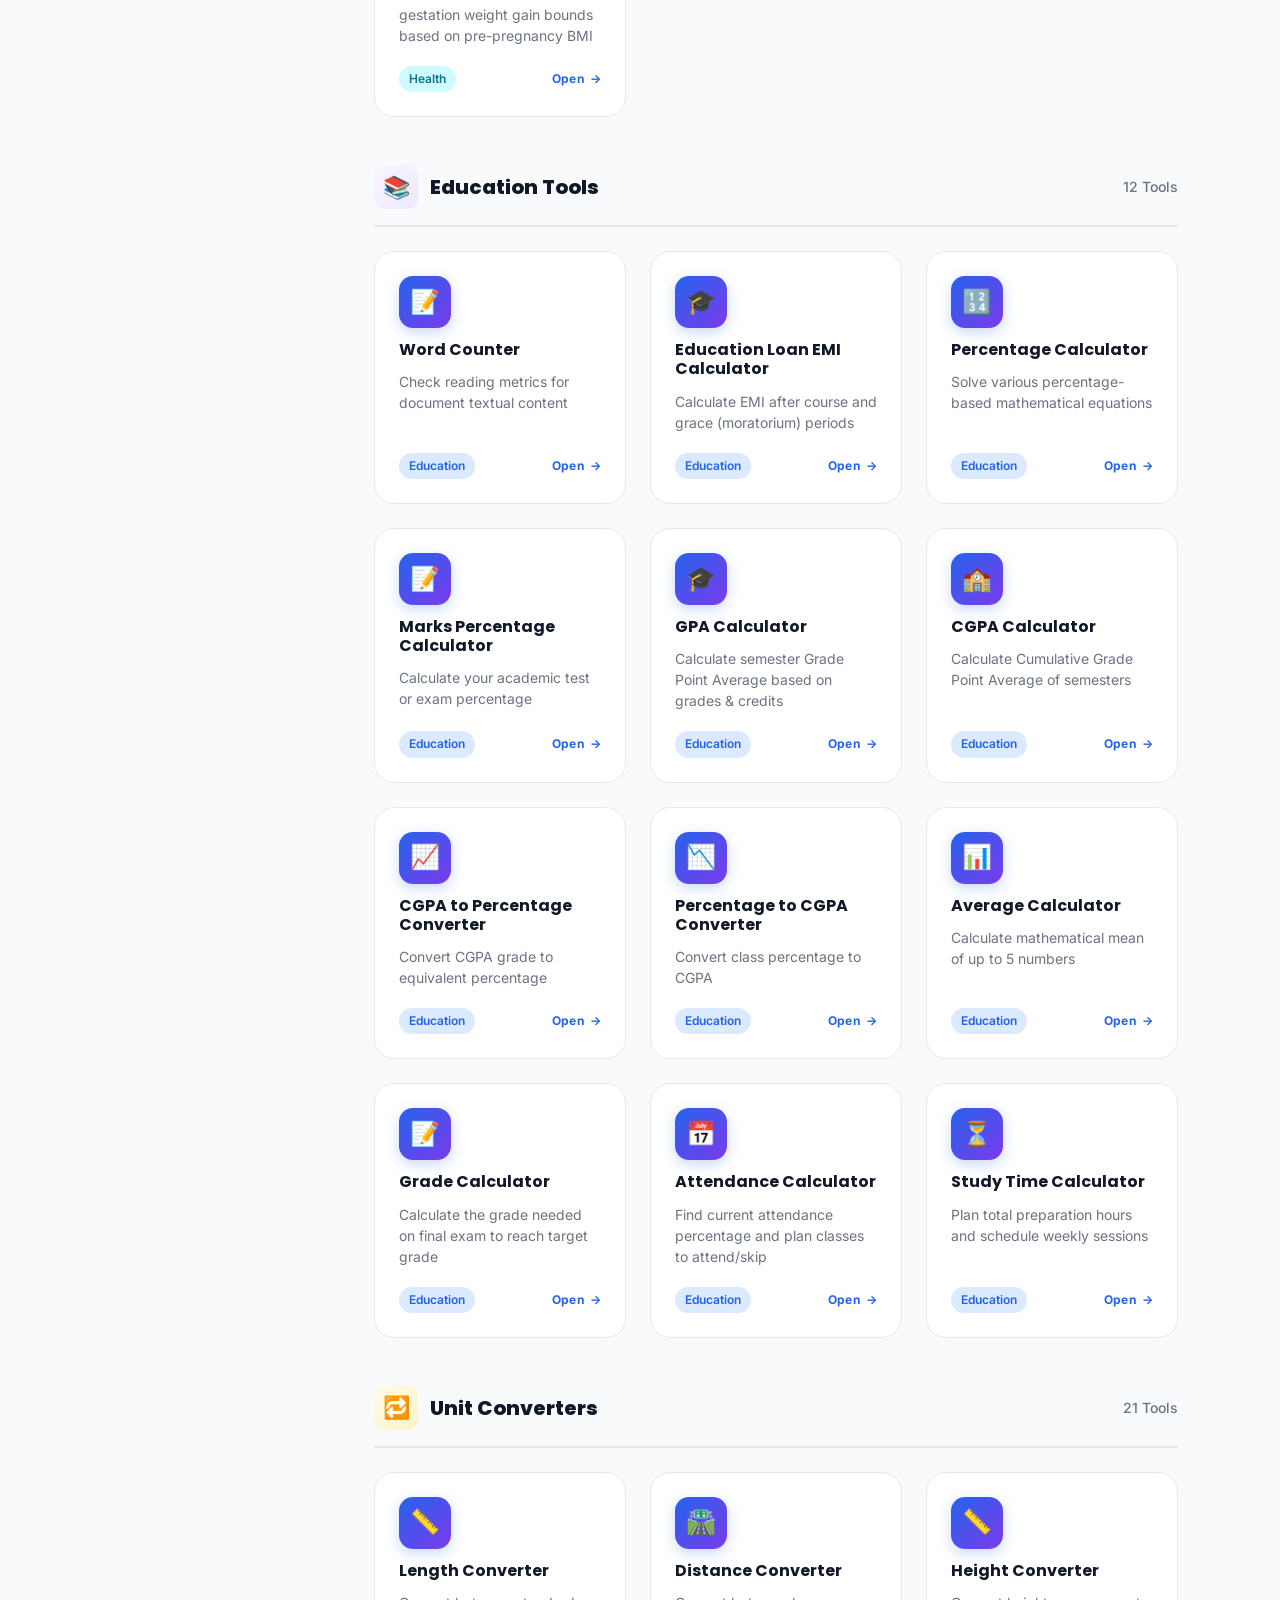
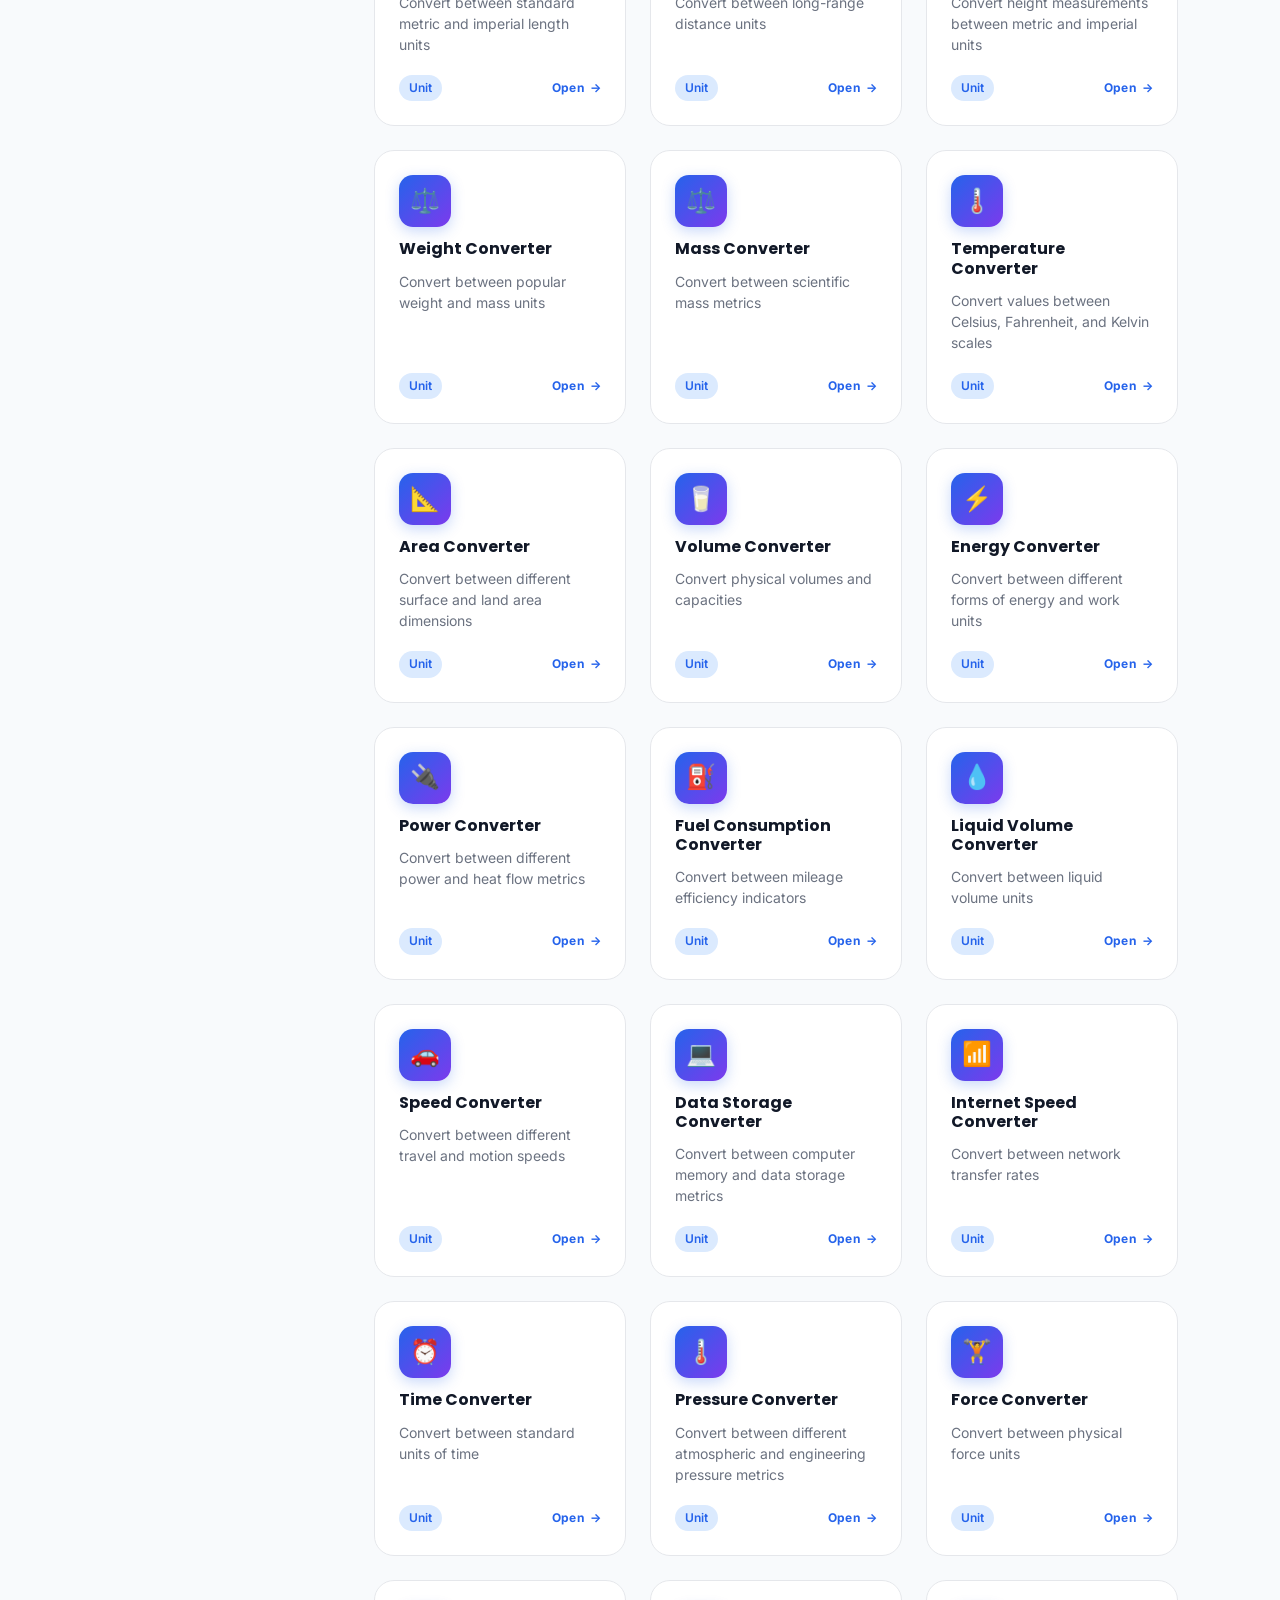
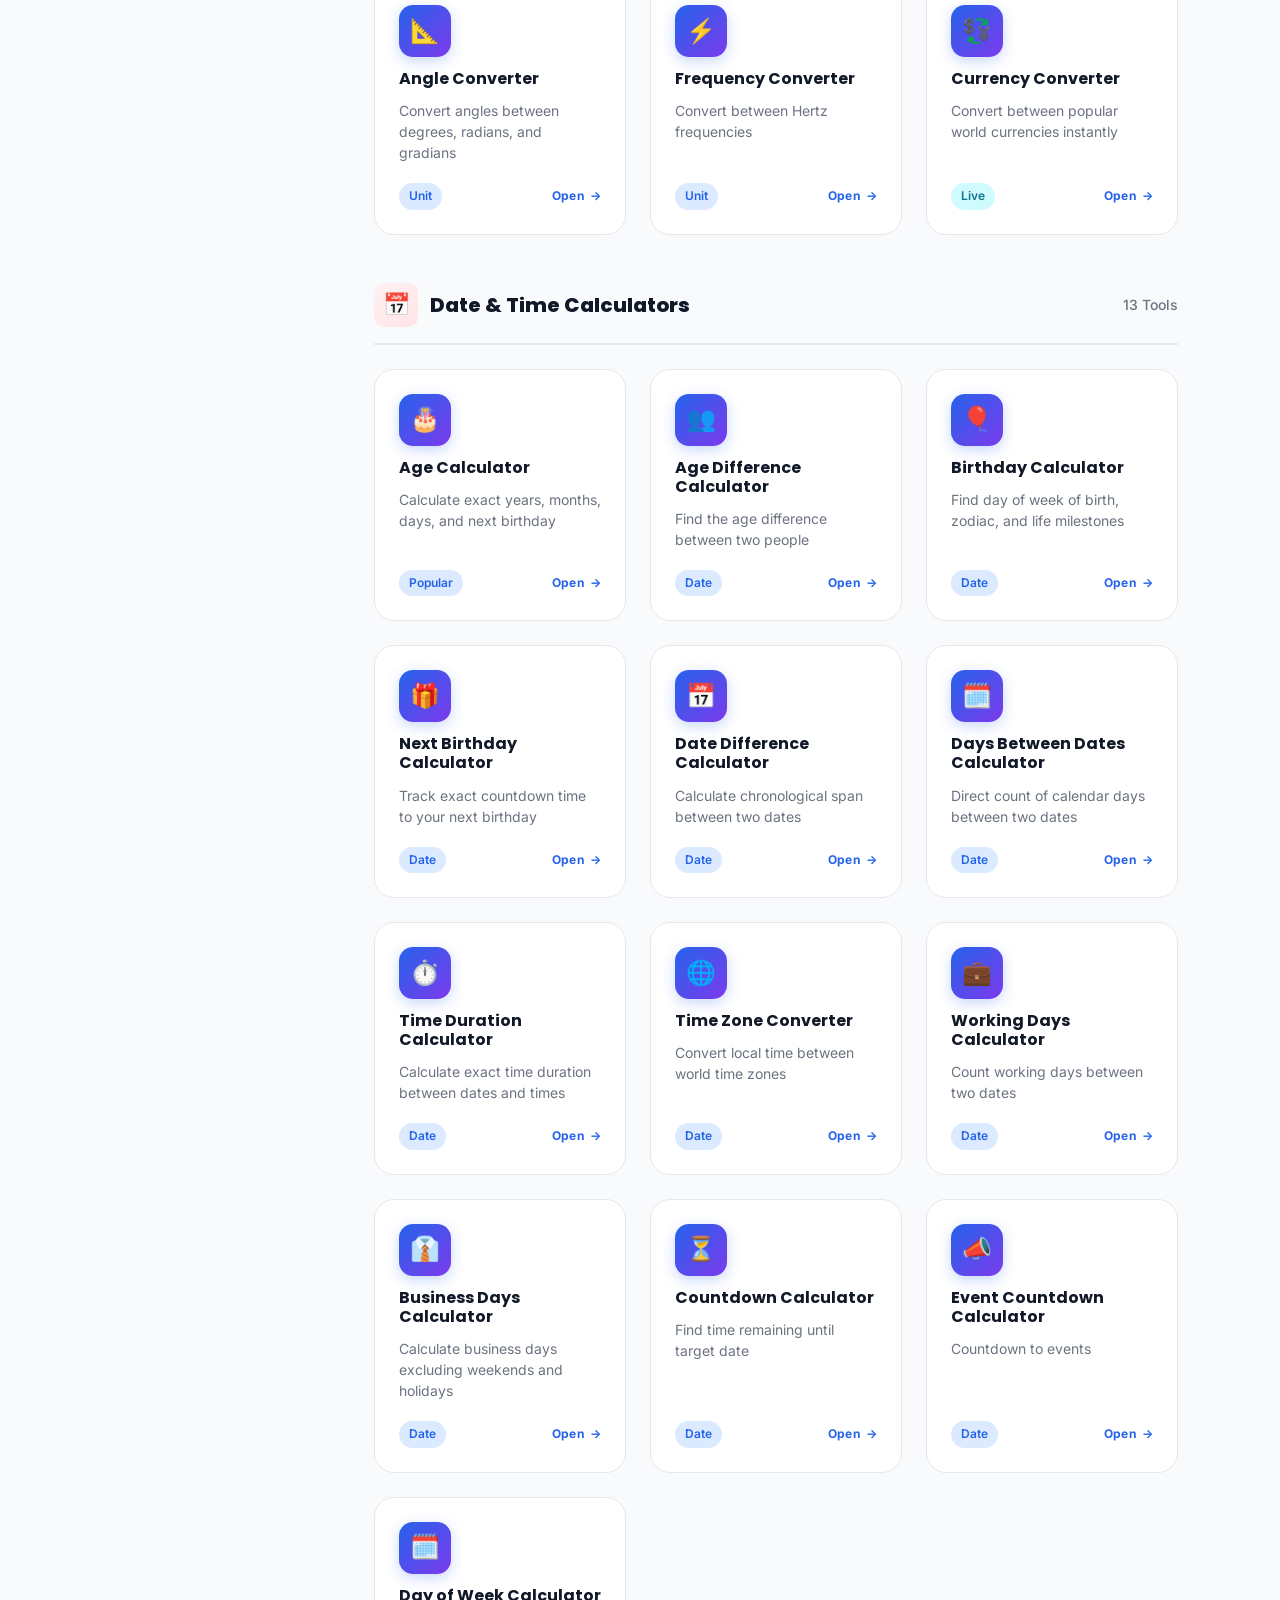
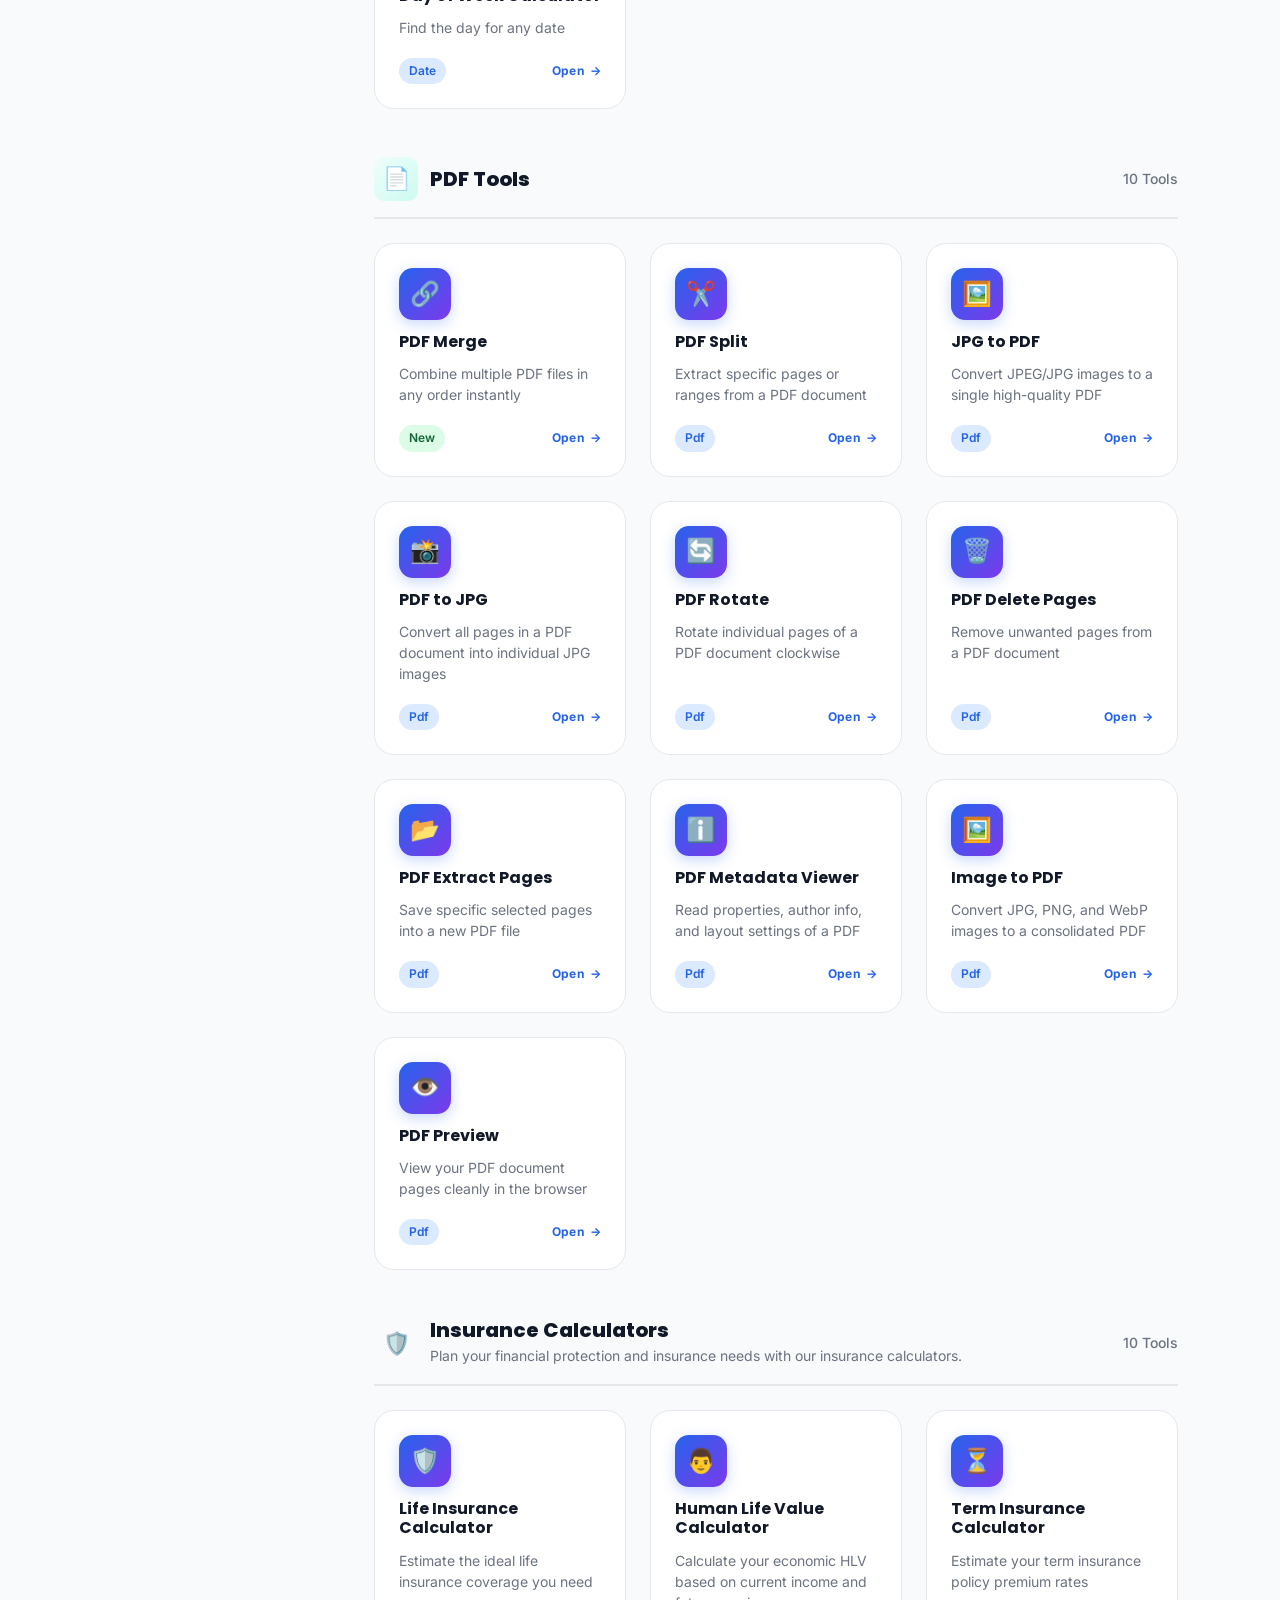
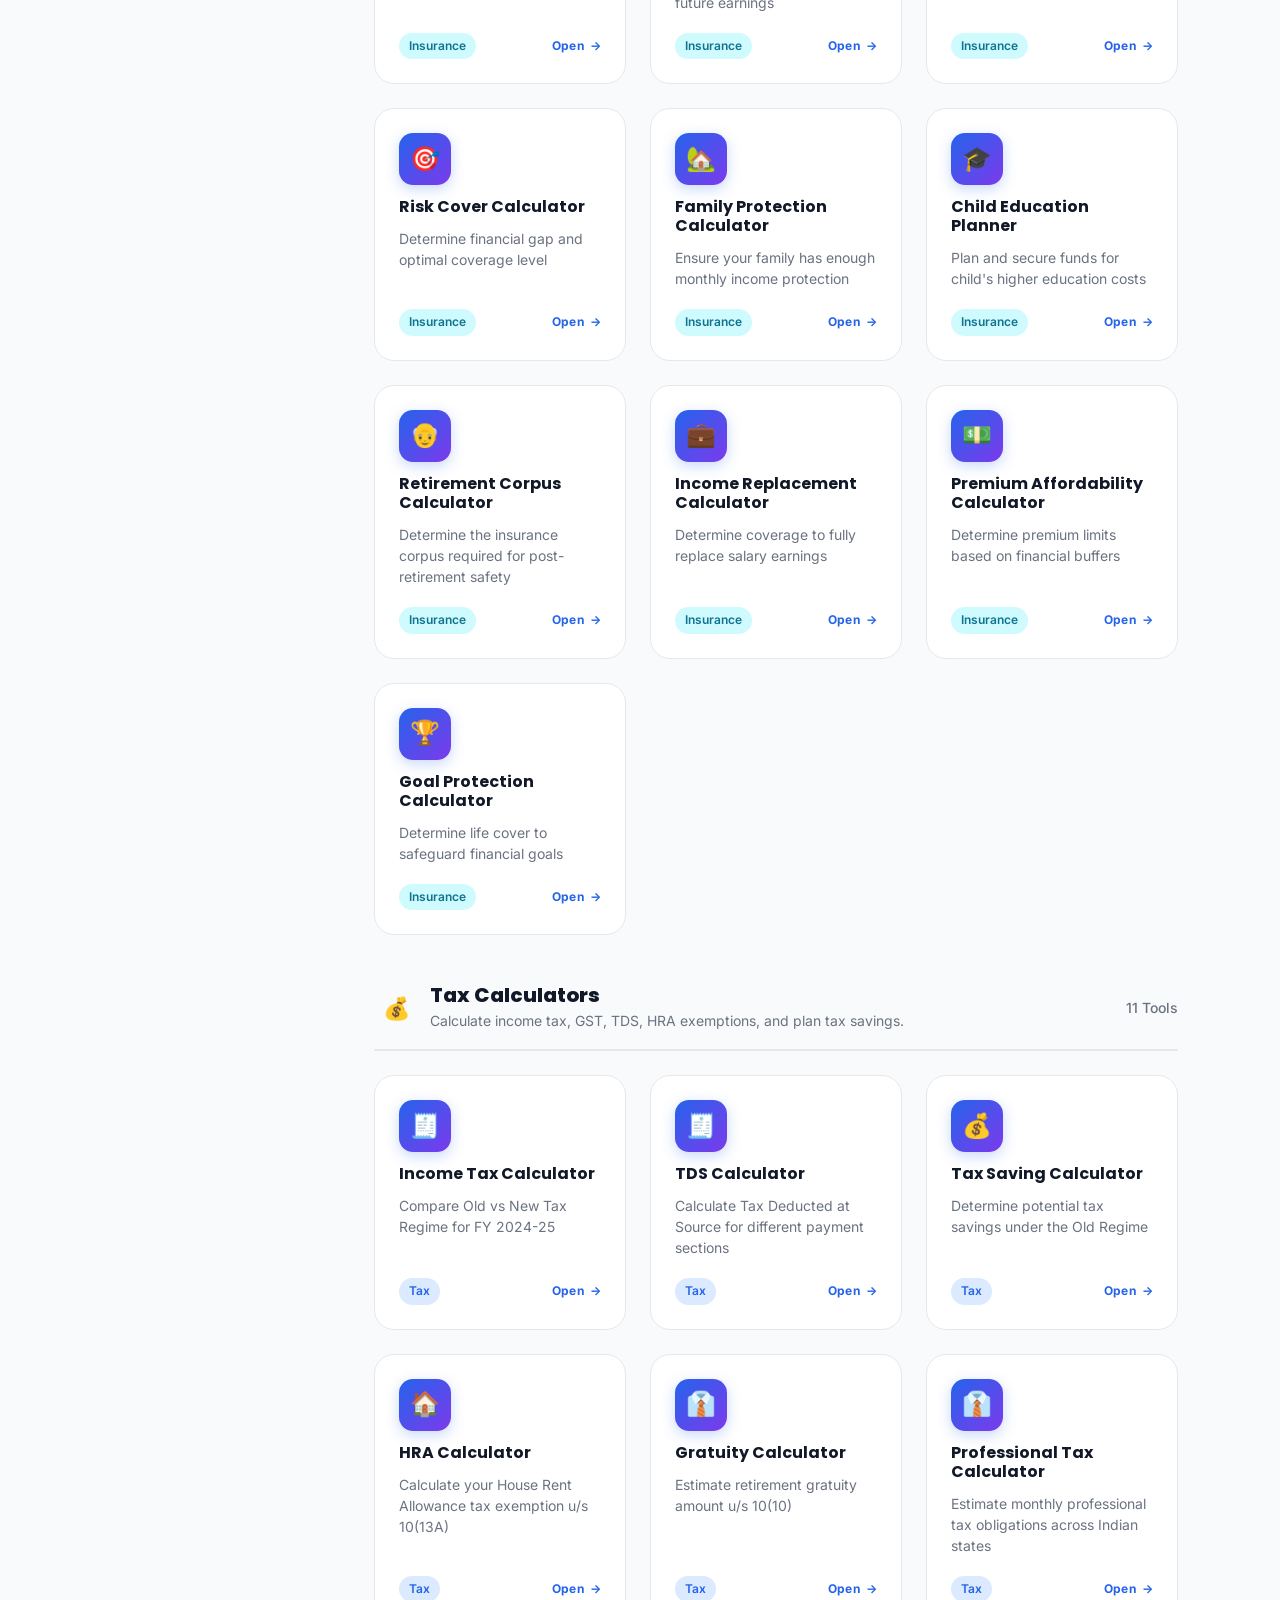
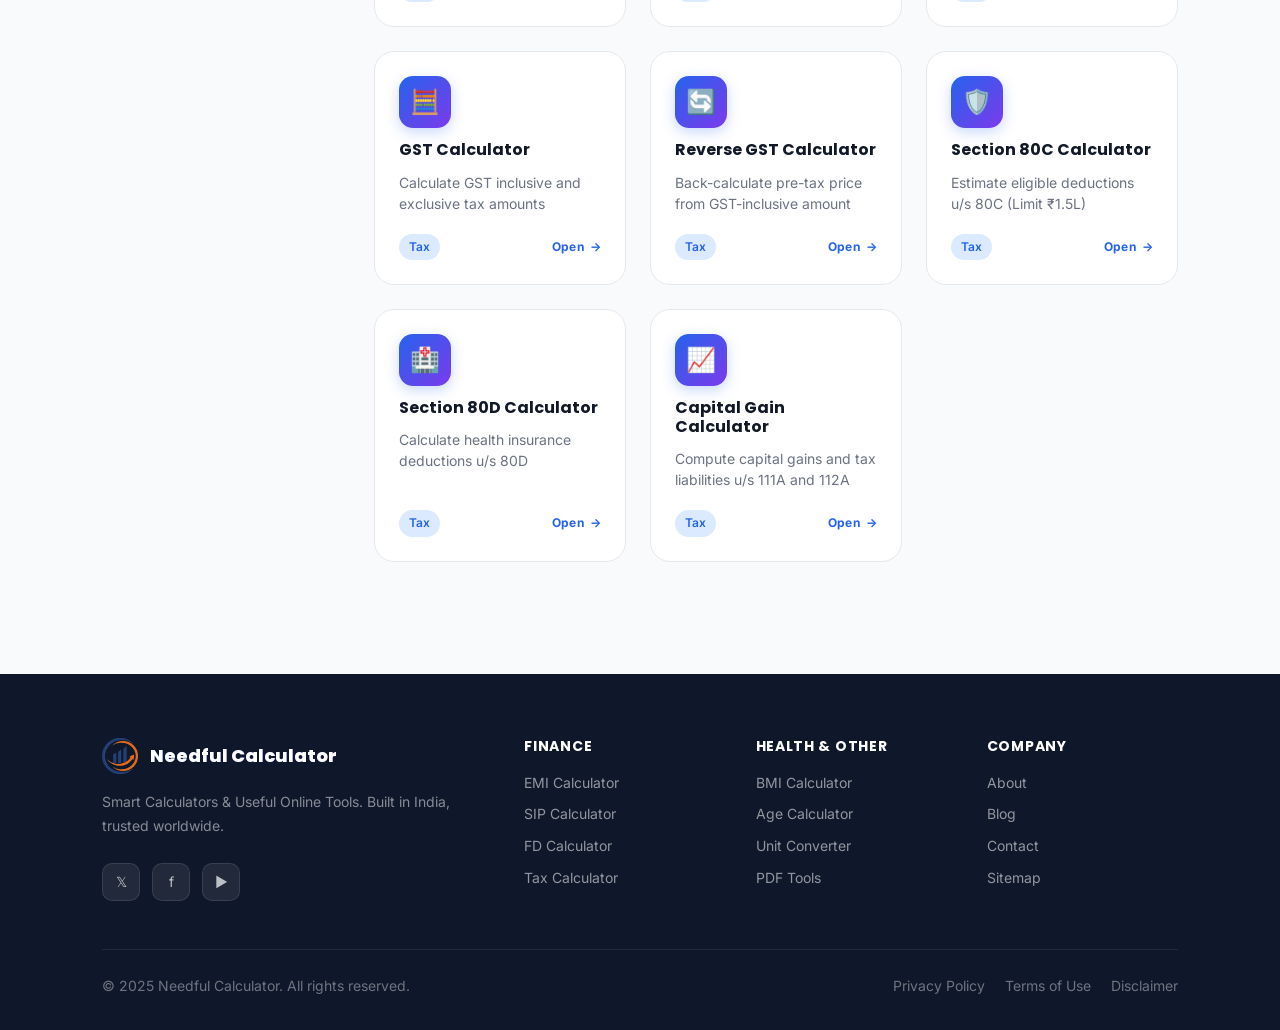
<file: category.html>
<!DOCTYPE html>
<html lang="en" data-theme="light" class="has-sticky-header">

<head>
  <meta charset="UTF-8">
  <meta name="viewport" content="width=device-width, initial-scale=1.0">
  <meta name="theme-color" content="#F8FAFC">
  <meta name="description"
    content="Browse all free online calculators by Needful Calculator. Finance, health, education, unit converters, date calculators and PDF tools — all in one place.">
  <meta name="keywords"
    content="all calculators, online tools, finance calculator, health calculator, unit converter, free online tools India">
  <meta name="robots" content="index, follow">
  <link rel="canonical" href="https://needfulcalculator.com/calculators">
  <title>All Calculators & Online Tools — Finance, Health, Education | Needful Calculator</title>

  <link rel="preconnect" href="https://fonts.googleapis.com">
  <link rel="preconnect" href="https://fonts.gstatic.com" crossorigin>
  <link
    href="https://fonts.googleapis.com/css2?family=Inter:wght@300;400;500;600;700;800&family=Poppins:wght@400;500;600;700;800&display=swap"
    rel="stylesheet">

  <link rel="stylesheet" href="css/style.css">
  <link rel="stylesheet" href="css/components.css">
  <link rel="stylesheet" href="css/animations.css">
  <link rel="stylesheet" href="css/dark-mode.css">
  <link rel="stylesheet" href="css/responsive.css">

  <style>
    /* ─── Page Layout ─── */
    .cat-page-layout {
      display: grid;
      grid-template-columns: 240px 1fr;
      gap: var(--space-8);
      align-items: start;
    }

    /* ─── Sticky Sidebar ─── */
    .cat-sidebar {
      background: var(--bg-surface);
      border: 1px solid var(--border-color);
      border-radius: var(--radius-xl);
      /* Smooth scrollbar inside sidebar */
      scrollbar-width: thin;
      scrollbar-color: var(--border-color) transparent;
      /* Prevent overlap with footer — JS adds .at-footer class */
      transition: top 0.2s ease;
      will-change: transform;
    }

    @media (min-width: 769px) {
      .cat-sidebar {
        position: sticky;
        top: 90px;
        max-height: calc(100vh - 130px);
        overflow-y: auto;
        overflow-x: hidden;
      }
    }

    .cat-sidebar::-webkit-scrollbar {
      width: 4px;
    }
    .cat-sidebar::-webkit-scrollbar-track {
      background: transparent;
    }
    .cat-sidebar::-webkit-scrollbar-thumb {
      background: var(--border-color);
      border-radius: 2px;
    }

    /* ─── Sidebar Header ─── */
    .cat-sidebar-header {
      padding: var(--space-4) var(--space-5);
      background: var(--gradient-brand);
      color: white;
      font-family: var(--font-heading);
      font-weight: 700;
      font-size: var(--text-sm);
      letter-spacing: 0.05em;
      text-transform: uppercase;
      /* Sticky within sidebar itself when sidebar scrolls */
      position: sticky;
      top: 0;
      z-index: 1;
    }

    /* ─── Sidebar Nav List ─── */
    .cat-sidebar-list {
      padding: var(--space-3);
      display: flex;
      flex-direction: column;
      gap: var(--space-1);
    }

    /* ─── Sidebar Items ─── */
    .cat-sidebar-item {
      display: flex;
      align-items: center;
      justify-content: space-between;
      padding: var(--space-3) var(--space-3);
      border-radius: var(--radius-md);
      font-size: var(--text-sm);
      font-weight: 500;
      color: var(--txt-secondary);
      cursor: pointer;
      text-decoration: none;
      gap: var(--space-2);
      border-left: 3px solid transparent;
      /* Smooth transitions for all interactive states */
      transition:
        background-color 0.25s cubic-bezier(0.4, 0, 0.2, 1),
        color 0.2s ease,
        border-left-color 0.25s ease,
        transform 0.2s cubic-bezier(0.34, 1.56, 0.64, 1),
        box-shadow 0.2s ease;
    }

    .cat-sidebar-item:hover {
      background: var(--clr-primary-light);
      color: var(--clr-primary);
      transform: translateX(3px);
    }

    .cat-sidebar-item.active {
      background: var(--clr-primary-light);
      color: var(--clr-primary);
      font-weight: 700;
      border-left-color: var(--clr-primary);
      transform: translateX(4px);
      box-shadow: inset 0 0 0 1px rgba(37,99,235,0.15);
    }

    /* Count badge inside sidebar */
    .sidebar-cat-count {
      font-size: var(--text-xs);
      font-weight: 600;
      color: var(--txt-muted);
      background: var(--bg-muted);
      border-radius: var(--radius-full);
      padding: 2px 8px;
      transition: background 0.2s ease, color 0.2s ease;
      min-width: 28px;
      text-align: center;
    }

    .cat-sidebar-item.active .sidebar-cat-count,
    .cat-sidebar-item:hover .sidebar-cat-count {
      background: rgba(37,99,235,0.15);
      color: var(--clr-primary);
    }

    /* ─── Scroll Progress Bar ─── */
    .scroll-progress-bar {
      position: fixed;
      top: 0;
      left: 0;
      width: 0%;
      height: 3px;
      background: var(--gradient-brand);
      z-index: 1100;
      transition: width 0.1s ease-out;
      border-radius: 0 3px 3px 0;
    }

    .has-sticky-header .scroll-progress-bar {
      top: var(--header-height, 70px);
    }

    /* ─── Tools Header ─── */
    .tools-header {
      display: flex;
      align-items: center;
      justify-content: space-between;
      margin-bottom: var(--space-6);
      flex-wrap: wrap;
      gap: var(--space-4);
    }

    .tools-count {
      font-size: var(--text-sm);
      color: var(--txt-muted);
      font-weight: 500;
    }

    .sort-select {
      height: 38px;
      border: 1.5px solid var(--border-color);
      border-radius: var(--radius-md);
      padding: 0 var(--space-4);
      font-size: var(--text-sm);
      color: var(--txt-secondary);
      background: var(--bg-surface);
      cursor: pointer;
      outline: none;
    }

    /* ─── Tools Search ─── */
    .tools-search-bar {
      width: 100%;
      height: 52px;
      border: 1.5px solid var(--border-color);
      border-radius: var(--radius-xl);
      padding: 0 var(--space-6) 0 var(--space-12);
      font-size: var(--text-base);
      background: var(--bg-surface);
      color: var(--txt-primary);
      outline: none;
      margin-bottom: var(--space-6);
      transition: all var(--transition-fast);
    }

    .tools-search-bar:focus {
      border-color: var(--clr-primary);
      box-shadow: 0 0 0 3px rgba(37, 99, 235, 0.1);
    }

    .tools-search-wrap {
      position: relative;
    }

    .tools-search-icon {
      position: absolute;
      left: var(--space-4);
      top: 50%;
      transform: translateY(-50%);
      color: var(--txt-muted);
      width: 20px;
      height: 20px;
      pointer-events: none;
    }

    /* ─── Category Sections ─── */
    .category-section {
      margin-bottom: var(--space-12);
    }

    .category-section-header {
      display: flex;
      align-items: center;
      gap: var(--space-3);
      margin-bottom: var(--space-6);
      padding-bottom: var(--space-4);
      border-bottom: 2px solid var(--border-color);
    }

    .category-section-icon {
      width: 44px;
      height: 44px;
      border-radius: var(--radius-md);
      display: flex;
      align-items: center;
      justify-content: center;
      font-size: 1.375rem;
      flex-shrink: 0;
    }

    .category-section-title {
      font-size: var(--text-xl);
      font-weight: 800;
      color: var(--txt-primary);
    }

    .category-section-count {
      margin-left: auto;
      font-size: var(--text-sm);
      color: var(--txt-muted);
      font-weight: 500;
    }

    /* ─── Mobile: Category Layout Restoration (≤ 768px) ─── */
    @media (max-width: 768px) {
      .cat-page-layout {
        grid-template-columns: 1fr;
        gap: var(--space-4);
        height: auto !important;
        overflow: visible !important;
      }

      .cat-sidebar {
        position: static;
        background: var(--bg-surface) !important;
        border: 1px solid var(--border-color) !important;
        border-radius: var(--radius-xl) !important;
        box-shadow: var(--shadow-sm) !important;
        max-height: none !important;
        overflow: hidden !important;
        padding: 0 !important;
        margin-bottom: var(--space-6) !important;
      }

      .cat-sidebar > .cat-sidebar-header {
        display: block !important;
        position: static !important;
        border-top-left-radius: var(--radius-xl) !important;
        border-top-right-radius: var(--radius-xl) !important;
      }

      /* 2-column grid layout for categories */
      .cat-sidebar-list {
        display: grid !important;
        grid-template-columns: 1fr 1fr !important;
        gap: 8px 16px !important; /* compact equal spacing */
        padding: var(--space-4) !important;
        overflow: visible !important;
      }

      /* Category card items styling */
      .cat-sidebar-item {
        display: inline-flex !important;
        align-items: center !important;
        justify-content: flex-start !important;
        width: fit-content !important;
        padding: 6px 12px !important;
        font-size: 13px !important;
        border-left: 3px solid transparent !important;
        border-radius: var(--radius-md) !important;
        background: transparent !important;
        color: var(--txt-secondary) !important;
        transform: none !important;
        box-shadow: none !important;
        white-space: nowrap !important;
        flex: none !important;
      }

      /* Spanning columns rules matching screenshot */
      #cat-all,
      #cat-nav-education,
      #cat-nav-unit {
        grid-column: span 2 !important;
      }

      /* Hover and active states */
      .cat-sidebar-item:hover {
        background: var(--clr-primary-light) !important;
        color: var(--clr-primary) !important;
      }

      .cat-sidebar-item.active {
        background: var(--clr-primary-light) !important;
        color: var(--clr-primary) !important;
        font-weight: 700 !important;
        border-left-color: var(--clr-primary) !important;
        box-shadow: inset 0 0 0 1px rgba(37,99,235,0.15) !important;
      }

      /* Recent section below category grid */
      #recently-viewed-list-cat {
        margin-top: 0 !important;
        display: block !important;
      }

      #recently-viewed-list-cat .cat-sidebar-header {
        display: block !important;
        background: var(--bg-muted) !important;
        color: var(--txt-secondary) !important;
        border-top: 1px solid var(--border-color) !important;
        font-size: var(--text-xs) !important;
        padding: var(--space-3) var(--space-5) !important;
        text-transform: uppercase !important;
        font-weight: 700 !important;
        letter-spacing: 0.05em !important;
      }

      #recently-viewed-list-cat .cat-sidebar-list {
        display: grid !important;
        grid-template-columns: 1fr 1fr !important;
        gap: 8px 16px !important;
        padding: var(--space-4) !important;
      }

      #recently-viewed-list-cat .cat-sidebar-item {
        display: inline-flex !important;
        align-items: center !important;
        justify-content: flex-start !important;
        width: fit-content !important;
        padding: 6px 12px !important;
        font-size: 13px !important;
        background: transparent !important;
        color: var(--txt-secondary) !important;
        border-left: none !important;
        margin-bottom: 0 !important;
        transform: none !important;
        white-space: nowrap !important;
        flex: none !important;
      }

      #recently-viewed-list-cat .cat-sidebar-item:hover {
        background: var(--clr-primary-light) !important;
        color: var(--clr-primary) !important;
      }

      /* Reduce gaps between sections on mobile */
      .category-section {
        margin-bottom: var(--space-6);
      }

      .category-section-header {
        margin-bottom: var(--space-4);
        padding-bottom: var(--space-2);
      }
    }

    /* ─── Extra small screen adjustments ─── */
    @media (max-width: 480px) {
      .tools-search-bar {
        height: 46px;
        font-size: var(--text-sm);
        padding-left: var(--space-10);
      }
    }
  </style>

  <script type="application/ld+json">
  {
    "@context": "https://schema.org",
    "@type": "CollectionPage",
    "name": "All Calculators & Online Tools",
    "url": "https://needfulcalculator.com/calculators",
    "description": "Browse 100+ free online calculators: Finance, Health, Education, Unit Converters, Date Calculators, and PDF Tools.",
    "publisher": { "@type": "Organization", "name": "Needful Calculator" }
  }
  </script>
  <script type="application/ld+json">
  {
    "@context": "https://schema.org",
    "@type": "BreadcrumbList",
    "itemListElement": [
      { "@type": "ListItem", "position": 1, "name": "Home", "item": "https://needfulcalculator.com" },
      { "@type": "ListItem", "position": 2, "name": "All Calculators", "item": "https://needfulcalculator.com/calculators" }
    ]
  }
  </script>
</head>

<body>

  <a href="#main-content" class="skip-link">Skip to main content</a>

  <!-- HEADER -->
  <header class="site-header" role="banner">
    <div class="container header-inner">
      <a href="index.html" class="logo" aria-label="Needful Calculator Home">
        <img src="assets/logos/logo.png" alt="Needful Calculator" width="36" height="36" loading="eager">
        <span class="logo-text">Needful Calculator</span>
      </a>
      <div class="header-search" role="search">
        <svg class="header-search-icon" viewBox="0 0 24 24" fill="none" stroke="currentColor" stroke-width="2"
          aria-hidden="true">
          <circle cx="11" cy="11" r="8" />
          <path d="M21 21l-4.35-4.35" />
        </svg>
        <input type="search" placeholder="Search calculators..." aria-label="Search calculators" autocomplete="off"
          id="header-search-input">
        <div class="search-results" role="listbox" aria-label="Search suggestions"></div>
      </div>
      <nav class="header-nav" aria-label="Main navigation">
        <a href="index.html" class="nav-link">Home</a>
        <a href="category.html" class="nav-link active">Calculators</a>
        <a href="blog.html" class="nav-link">Blog</a>
        <a href="about.html" class="nav-link">About</a>
        <a href="contact.html" class="nav-link">Contact</a>
      </nav>
      <button class="theme-toggle" id="theme-toggle" aria-label="Toggle dark mode">
        <svg width="18" height="18" viewBox="0 0 24 24" fill="none" stroke="currentColor" stroke-width="2"
          stroke-linecap="round" stroke-linejoin="round">
          <path d="M21 12.79A9 9 0 1 1 11.21 3 7 7 0 0 0 21 12.79z" />
        </svg>
      </button>
      <button class="hamburger" id="hamburger" aria-label="Open menu" aria-expanded="false">
        <span></span><span></span><span></span>
      </button>
    </div>
  </header>

  <nav class="mobile-nav" id="mobile-nav" aria-label="Mobile navigation">
    <div class="mobile-nav-links">
      <a href="index.html">🏠 Home</a>
      <a href="category.html">🧮 All Calculators</a>
      <a href="blog.html">📰 Blog</a>
      <a href="about.html">ℹ️ About</a>
      <a href="contact.html">📞 Contact</a>
    </div>
  </nav>

  <main id="main-content">

    <!-- Category Hero -->
    <div
      style="background:var(--gradient-hero);padding-block:var(--space-12) var(--space-10);border-bottom:1px solid var(--border-color)">
      <div class="container text-center reveal">
        <div class="section-eyebrow">🧮 All Tools</div>
        <h1 class="section-title">100+ Free Online Calculators</h1>
        <p class="section-subtitle">From financial planning to health and education — find the perfect tool for every
          calculation.</p>
      </div>
    </div>

    <div class="container section">

      <!-- Ad Slot: Top -->
      <div class="ad-slot ad-slot-leaderboard reveal" aria-label="Advertisement">
        <span>Advertisement</span>
      </div>

      <div class="cat-page-layout">
        <!-- Category Sidebar -->
        <aside class="cat-sidebar" aria-label="Filter by category">
          <div class="cat-sidebar-header">📂 Categories</div>
          <nav class="cat-sidebar-list" aria-label="Tool categories">
            <a href="#all" class="cat-sidebar-item active" id="cat-all">
              <span>🏠 All Tools</span>
              <span class="sidebar-cat-count">103</span>
            </a>
            <a href="#finance" class="cat-sidebar-item" id="cat-nav-finance">
              <span>🏦 Finance Tools</span>
              <span class="sidebar-cat-count">35</span>
            </a>
            <a href="#health" class="cat-sidebar-item" id="cat-nav-health">
              <span>💚 Health</span>
              <span class="sidebar-cat-count">18</span>
            </a>
            <a href="#education" class="cat-sidebar-item" id="cat-nav-education">
              <span>📚 Education</span>
              <span class="sidebar-cat-count">12</span>
            </a>
            <a href="#unit" class="cat-sidebar-item" id="cat-nav-unit">
              <span>🔁 Unit Converters</span>
              <span class="sidebar-cat-count">20</span>
            </a>
            <a href="#date" class="cat-sidebar-item" id="cat-nav-date">
              <span>📅 Date & Time</span>
              <span class="sidebar-cat-count">10</span>
            </a>
            <a href="#pdf" class="cat-sidebar-item" id="cat-nav-pdf">
              <span>📄 PDF Tools</span>
              <span class="sidebar-cat-count">8</span>
            </a>
            <a href="#insurance" class="cat-sidebar-item" id="cat-nav-insurance">
              <span>🛡️ Insurance</span>
              <span class="sidebar-cat-count">0</span>
            </a>
            <a href="#tax" class="cat-sidebar-item" id="cat-nav-tax">
              <span>💰 Tax</span>
              <span class="sidebar-cat-count">0</span>
            </a>
          </nav>
        </aside>

        <!-- Tools Grid -->
        <div>
          <!-- Search bar -->
          <div class="tools-search-wrap reveal">
            <svg class="tools-search-icon" viewBox="0 0 24 24" fill="none" stroke="currentColor" stroke-width="2">
              <circle cx="11" cy="11" r="8" />
              <path d="M21 21l-4.35-4.35" />
            </svg>
            <input type="search" class="tools-search-bar" placeholder="Search across all 103 tools..."
              aria-label="Search all tools" id="tools-search">
          </div>

          <!-- Finance Section -->
          <section class="category-section reveal" id="finance" aria-labelledby="finance-heading">
            <div class="category-section-header">
              <div class="category-section-icon cat-finance">🏦</div>
              <h2 class="category-section-title" id="finance-heading">Finance Tools</h2>
              <span class="category-section-count">35 Tools</span>
            </div>
            <div class="grid-3">
              <article class="tool-card" id="tool-emi">
                <div class="tool-card-icon">🏦</div>
                <h3 class="tool-card-name">EMI Calculator</h3>
                <p class="tool-card-desc">Calculate home, car, and personal loan EMI with amortization schedule and
                  charts.</p>
                <div class="tool-card-footer">
                  <span class="badge badge-primary">Popular</span>
                  <a href="calculator.html?tool=emi-calculator" class="tool-card-open">Open <span
                      class="tool-card-arrow">→</span></a>
                </div>
              </article>
              <article class="tool-card" id="tool-sip">
                <div class="tool-card-icon">📈</div>
                <h3 class="tool-card-name">SIP Calculator</h3>
                <p class="tool-card-desc">Plan mutual fund SIP returns with the power of compounding over time.</p>
                <div class="tool-card-footer">
                  <span class="badge badge-primary">Popular</span>
                  <a href="calculator.html?tool=sip-calculator" class="tool-card-open">Open <span
                      class="tool-card-arrow">→</span></a>
                </div>
              </article>
              <article class="tool-card" id="tool-fd">
                <div class="tool-card-icon">💰</div>
                <h3 class="tool-card-name">FD Calculator</h3>
                <p class="tool-card-desc">Calculate fixed deposit maturity amount and total interest earned.</p>
                <div class="tool-card-footer">
                  <span class="badge badge-new">Updated</span>
                  <a href="calculator.html?tool=fd-calculator" class="tool-card-open">Open <span
                      class="tool-card-arrow">→</span></a>
                </div>
              </article>
              <article class="tool-card" id="tool-ppf">
                <div class="tool-card-icon">🏛️</div>
                <h3 class="tool-card-name">PPF Calculator</h3>
                <p class="tool-card-desc">Estimate PPF maturity with 15-year projection and extension options.</p>
                <div class="tool-card-footer">
                  <span class="badge badge-primary">Finance</span>
                  <a href="calculator.html?tool=ppf-calculator" class="tool-card-open">Open <span
                      class="tool-card-arrow">→</span></a>
                </div>
              </article>
              <article class="tool-card" id="tool-tax">
                <div class="tool-card-icon">🧾</div>
                <h3 class="tool-card-name">Income Tax Calculator</h3>
                <p class="tool-card-desc">Compare Old vs New regime tax for FY 2024-25 with deduction planning.</p>
                <div class="tool-card-footer">
                  <span class="badge badge-trending">Trending</span>
                  <a href="calculator.html?tool=income-tax-calculator" class="tool-card-open">Open <span
                      class="tool-card-arrow">→</span></a>
                </div>
              </article>
              <article class="tool-card" id="tool-gst">
                <div class="tool-card-icon">🧮</div>
                <h3 class="tool-card-name">GST Calculator</h3>
                <p class="tool-card-desc">Calculate GST inclusive/exclusive amount for all Indian GST slabs.</p>
                <div class="tool-card-footer">
                  <span class="badge badge-primary">Finance</span>
                  <a href="calculator.html?tool=gst-calculator" class="tool-card-open">Open <span
                      class="tool-card-arrow">→</span></a>
                </div>
              </article>
              <article class="tool-card" id="tool-compound">
                <div class="tool-card-icon">📊</div>
                <h3 class="tool-card-name">Compound Interest</h3>
                <p class="tool-card-desc">See how your investments grow exponentially with compound interest.</p>
                <div class="tool-card-footer">
                  <span class="badge badge-primary">Finance</span>
                  <a href="calculator.html?tool=compound-interest" class="tool-card-open">Open <span
                      class="tool-card-arrow">→</span></a>
                </div>
              </article>
              <article class="tool-card" id="tool-currency">
                <div class="tool-card-icon">💱</div>
                <h3 class="tool-card-name">Currency Converter</h3>
                <p class="tool-card-desc">Convert between 150+ world currencies with live exchange rates.</p>
                <div class="tool-card-footer">
                  <span class="badge badge-accent">Live</span>
                  <a href="calculator.html?tool=currency-converter" class="tool-card-open">Open <span
                      class="tool-card-arrow">→</span></a>
                </div>
              </article>
              <article class="tool-card" id="tool-retirement">
                <div class="tool-card-icon">👴</div>
                <h3 class="tool-card-name">Retirement Calculator</h3>
                <p class="tool-card-desc">Plan your retirement corpus and monthly savings needed to retire comfortably.
                </p>
                <div class="tool-card-footer">
                  <span class="badge badge-primary">Finance</span>
                  <a href="calculator.html?tool=retirement-calculator" class="tool-card-open">Open <span
                      class="tool-card-arrow">→</span></a>
                </div>
            </div>
          </section>

          <!-- Ad Slot: Mid Page -->
          <div class="ad-slot reveal" aria-label="Advertisement">
            <span>Advertisement</span>
          </div>

          <!-- Health Section -->
          <section class="category-section reveal" id="health" aria-labelledby="health-heading">
            <div class="category-section-header">
              <div class="category-section-icon cat-health">💚</div>
              <h2 class="category-section-title" id="health-heading">Health Calculators</h2>
              <span class="category-section-count">18 Tools</span>
            </div>
            <div class="grid-3">
              <article class="tool-card" id="tool-bmi">
                <div class="tool-card-icon">⚖️</div>
                <h3 class="tool-card-name">BMI Calculator</h3>
                <p class="tool-card-desc">Calculate Body Mass Index and understand what your weight means for your
                  health.</p>
                <div class="tool-card-footer">
                  <span class="badge badge-accent">Health</span>
                  <a href="calculator.html?tool=bmi-calculator" class="tool-card-open">Open <span
                      class="tool-card-arrow">→</span></a>
                </div>
              </article>
              <article class="tool-card" id="tool-calorie">
                <div class="tool-card-icon">🥗</div>
                <h3 class="tool-card-name">Calorie Calculator</h3>
                <p class="tool-card-desc">Find your daily calorie needs based on age, weight, height, and activity
                  level.</p>
                <div class="tool-card-footer">
                  <span class="badge badge-accent">Health</span>
                  <a href="calculator.html?tool=calorie-calculator" class="tool-card-open">Open <span
                      class="tool-card-arrow">→</span></a>
                </div>
              </article>
              <article class="tool-card" id="tool-ideal-weight">
                <div class="tool-card-icon">🏃</div>
                <h3 class="tool-card-name">Ideal Weight Calculator</h3>
                <p class="tool-card-desc">Find your ideal body weight using multiple validated formulas (Hamwi, Devine,
                  Miller).</p>
                <div class="tool-card-footer">
                  <span class="badge badge-accent">Health</span>
                  <a href="calculator.html?tool=ideal-weight" class="tool-card-open">Open <span
                      class="tool-card-arrow">→</span></a>
                </div>
              </article>
              <article class="tool-card" id="tool-water">
                <div class="tool-card-icon">💧</div>
                <h3 class="tool-card-name">Water Intake Calculator</h3>
                <p class="tool-card-desc">Calculate your recommended daily water intake based on weight and activity
                  level.</p>
                <div class="tool-card-footer">
                  <span class="badge badge-accent">Health</span>
                  <a href="calculator.html?tool=water-intake" class="tool-card-open">Open <span
                      class="tool-card-arrow">→</span></a>
                </div>
              </article>
              <article class="tool-card" id="tool-pregnancy">
                <div class="tool-card-icon">🤱</div>
                <h3 class="tool-card-name">Pregnancy Due Date</h3>
                <p class="tool-card-desc">Calculate your expected due date from LMP or conception date with week-by-week
                  tracking.</p>
                <div class="tool-card-footer">
                  <span class="badge badge-accent">Health</span>
                  <a href="calculator.html?tool=pregnancy-due-date" class="tool-card-open">Open <span
                      class="tool-card-arrow">→</span></a>
                </div>
              </article>
              <article class="tool-card" id="tool-sleep">
                <div class="tool-card-icon">😴</div>
                <h3 class="tool-card-name">Sleep Calculator</h3>
                <p class="tool-card-desc">Find the best bedtime or wake-up time based on 90-minute sleep cycles.</p>
                <div class="tool-card-footer">
                  <span class="badge badge-accent">Health</span>
                  <a href="calculator.html?tool=sleep-calculator" class="tool-card-open">Open <span
                      class="tool-card-arrow">→</span></a>
                </div>
              </article>
            </div>
          </section>

          <!-- Education Section -->
          <section class="category-section reveal" id="education" aria-labelledby="education-heading">
            <div class="category-section-header">
              <div class="category-section-icon cat-education">📚</div>
              <h2 class="category-section-title" id="education-heading">Education Tools</h2>
              <span class="category-section-count">0 Tools</span>
            </div>
            <div class="grid-3"></div>
          </section>

          <!-- Unit Converters -->
          <section class="category-section reveal" id="unit" aria-labelledby="unit-heading">
            <div class="category-section-header">
              <div class="category-section-icon cat-unit">🔁</div>
              <h2 class="category-section-title" id="unit-heading">Unit Converters</h2>
              <span class="category-section-count">20 Tools</span>
            </div>
            <div class="grid-3">
              <article class="tool-card" id="tool-length">
                <div class="tool-card-icon">📏</div>
                <h3 class="tool-card-name">Length Converter</h3>
                <p class="tool-card-desc">Convert between meters, feet, inches, km, miles, cm, and more instantly.</p>
                <div class="tool-card-footer">
                  <span class="badge badge-primary">Unit</span>
                  <a href="calculator.html?tool=length-converter" class="tool-card-open">Open <span
                      class="tool-card-arrow">→</span></a>
                </div>
              </article>
              <article class="tool-card" id="tool-weight">
                <div class="tool-card-icon">⚖️</div>
                <h3 class="tool-card-name">Weight Converter</h3>
                <p class="tool-card-desc">Convert kg, pounds, ounces, grams, tons and other weight units easily.</p>
                <div class="tool-card-footer">
                  <span class="badge badge-primary">Unit</span>
                  <a href="calculator.html?tool=weight-converter" class="tool-card-open">Open <span
                      class="tool-card-arrow">→</span></a>
                </div>
              </article>
              <article class="tool-card" id="tool-temp">
                <div class="tool-card-icon">🌡️</div>
                <h3 class="tool-card-name">Temperature Converter</h3>
                <p class="tool-card-desc">Convert Celsius, Fahrenheit, and Kelvin temperatures in real time.</p>
                <div class="tool-card-footer">
                  <span class="badge badge-primary">Unit</span>
                  <a href="calculator.html?tool=temperature-converter" class="tool-card-open">Open <span
                      class="tool-card-arrow">→</span></a>
                </div>
              </article>
            </div>
          </section>

          <!-- Date Section -->
          <section class="category-section reveal" id="date" aria-labelledby="date-heading">
            <div class="category-section-header">
              <div class="category-section-icon cat-date">📅</div>
              <h2 class="category-section-title" id="date-heading">Date & Time Calculators</h2>
              <span class="category-section-count">10 Tools</span>
            </div>
            <div class="grid-3">
              <article class="tool-card" id="tool-age">
                <div class="tool-card-icon">🎂</div>
                <h3 class="tool-card-name">Age Calculator</h3>
                <p class="tool-card-desc">Find your exact age in years, months, days, hours and minutes from date of
                  birth.</p>
                <div class="tool-card-footer">
                  <span class="badge badge-primary">Popular</span>
                  <a href="calculator.html?tool=age-calculator" class="tool-card-open">Open <span
                      class="tool-card-arrow">→</span></a>
                </div>
              </article>
              <article class="tool-card" id="tool-date-diff">
                <div class="tool-card-icon">📅</div>
                <h3 class="tool-card-name">Date Difference</h3>
                <p class="tool-card-desc">Calculate the exact difference between two dates in days, weeks, months,
                  years.</p>
                <div class="tool-card-footer">
                  <span class="badge badge-accent">Date</span>
                  <a href="calculator.html?tool=date-difference" class="tool-card-open">Open <span
                      class="tool-card-arrow">→</span></a>
                </div>
              </article>
              <article class="tool-card" id="tool-day">
                <div class="tool-card-icon">🗓️</div>
                <h3 class="tool-card-name">Day of Week Calculator</h3>
                <p class="tool-card-desc">Find out what day of the week any date falls on — past, present, or future.
                </p>
                <div class="tool-card-footer">
                  <span class="badge badge-accent">Date</span>
                  <a href="calculator.html?tool=day-of-week" class="tool-card-open">Open <span
                      class="tool-card-arrow">→</span></a>
                </div>
              </article>
            </div>
          </section>

          <!-- PDF Section -->
          <section class="category-section reveal" id="pdf" aria-labelledby="pdf-heading">
            <div class="category-section-header">
              <div class="category-section-icon cat-pdf">📄</div>
              <h2 class="category-section-title" id="pdf-heading">PDF Tools</h2>
              <span class="category-section-count">8 Tools</span>
            </div>
            <div class="grid-3">
              <article class="tool-card" id="tool-pdf-merge">
                <div class="tool-card-icon">🔗</div>
                <h3 class="tool-card-name">Merge PDF</h3>
                <p class="tool-card-desc">Combine multiple PDF files into a single document, quickly and securely.</p>
                <div class="tool-card-footer">
                  <span class="badge badge-new">New</span>
                  <a href="calculator.html?tool=merge-pdf" class="tool-card-open">Open <span
                      class="tool-card-arrow">→</span></a>
                </div>
              </article>
              <article class="tool-card" id="tool-pdf-compress">
                <div class="tool-card-icon">📦</div>
                <h3 class="tool-card-name">Compress PDF</h3>
                <p class="tool-card-desc">Reduce PDF file size without losing quality for easy sharing and uploading.
                </p>
                <div class="tool-card-footer">
                  <span class="badge badge-new">New</span>
                  <a href="calculator.html?tool=compress-pdf" class="tool-card-open">Open <span
                      class="tool-card-arrow">→</span></a>
                </div>
              </article>
              <article class="tool-card" id="tool-pdf-convert">
                <div class="tool-card-icon">🔄</div>
                <h3 class="tool-card-name">PDF to Word</h3>
                <p class="tool-card-desc">Convert PDF documents to editable Word (.docx) format instantly.</p>
                <div class="tool-card-footer">
                  <span class="badge badge-new">New</span>
                  <a href="calculator.html?tool=pdf-to-word" class="tool-card-open">Open <span
                      class="tool-card-arrow">→</span></a>
                </div>
              </article>
            </div>
          </section>

          <!-- Insurance Section -->
          <section class="category-section reveal" id="insurance" aria-labelledby="insurance-heading">
            <div class="category-section-header">
              <div class="category-section-icon cat-insurance">🛡️</div>
              <div>
                <h2 class="category-section-title" id="insurance-heading">Insurance Calculators</h2>
                <p class="category-section-desc" style="font-size: var(--text-sm); color: var(--txt-muted); margin-top: 2px;">Plan your financial protection and insurance needs with our insurance calculators.</p>
              </div>
              <span class="category-section-count">0 Tools</span>
            </div>
            <div class="grid-3"></div>
          </section>

          <!-- Tax Section -->
          <section class="category-section reveal" id="tax" aria-labelledby="tax-heading">
            <div class="category-section-header">
              <div class="category-section-icon cat-tax">💰</div>
              <div>
                <h2 class="category-section-title" id="tax-heading">Tax Calculators</h2>
                <p class="category-section-desc" style="font-size: var(--text-sm); color: var(--txt-muted); margin-top: 2px;">Calculate income tax, GST, TDS, HRA exemptions, and plan tax savings.</p>
              </div>
              <span class="category-section-count">0 Tools</span>
            </div>
            <div class="grid-3"></div>
          </section>
        </div>
      </div>
    </div>
  </main>

  <!-- FOOTER -->
  <footer class="site-footer" role="contentinfo">
    <div class="container">
      <div class="footer-top">
        <div class="footer-brand">
          <a href="index.html" class="logo">
            <img src="assets/logos/logo.png" alt="Needful Calculator" width="32" height="32" loading="lazy">
            <span class="logo-text">Needful Calculator</span>
          </a>
          <p class="footer-desc">Smart Calculators & Useful Online Tools. Built in India, trusted worldwide.</p>
          <div class="footer-social">
            <a href="#" class="social-btn" aria-label="Twitter">𝕏</a>
            <a href="#" class="social-btn" aria-label="Facebook">f</a>
            <a href="#" class="social-btn" aria-label="YouTube">▶</a>
          </div>
        </div>
        <div class="footer-col">
          <h4>Finance</h4>
          <nav class="footer-links">
            <a href="calculator.html?tool=emi-calculator">EMI Calculator</a>
            <a href="calculator.html?tool=sip-calculator">SIP Calculator</a>
            <a href="calculator.html?tool=fd-calculator">FD Calculator</a>
            <a href="calculator.html?tool=income-tax-calculator">Tax Calculator</a>
          </nav>
        </div>
        <div class="footer-col">
          <h4>Health & Other</h4>
          <nav class="footer-links">
            <a href="calculator.html?tool=bmi-calculator">BMI Calculator</a>
            <a href="calculator.html?tool=age-calculator">Age Calculator</a>
            <a href="calculator.html?tool=length-converter">Unit Converter</a>
            <a href="category.html#pdf">PDF Tools</a>
          </nav>
        </div>
        <div class="footer-col">
          <h4>Company</h4>
          <nav class="footer-links">
            <a href="about.html">About</a>
            <a href="blog.html">Blog</a>
            <a href="contact.html">Contact</a>
            <a href="sitemap.html">Sitemap</a>
          </nav>
        </div>
      </div>
      <div class="footer-bottom">
        <p>© 2025 Needful Calculator. All rights reserved.</p>
        <nav class="footer-legal">
          <a href="privacy-policy.html">Privacy Policy</a>
          <a href="terms.html">Terms of Use</a>
          <a href="disclaimer.html">Disclaimer</a>
        </nav>
      </div>
    </div>
  </footer>

  <script src="js/main.js" defer></script>
  <script src="js/calculator.js" defer></script>
  <script src="js/search.js" defer></script>
  <script src="js/animations.js" defer></script>
</body>

</html>
</file>
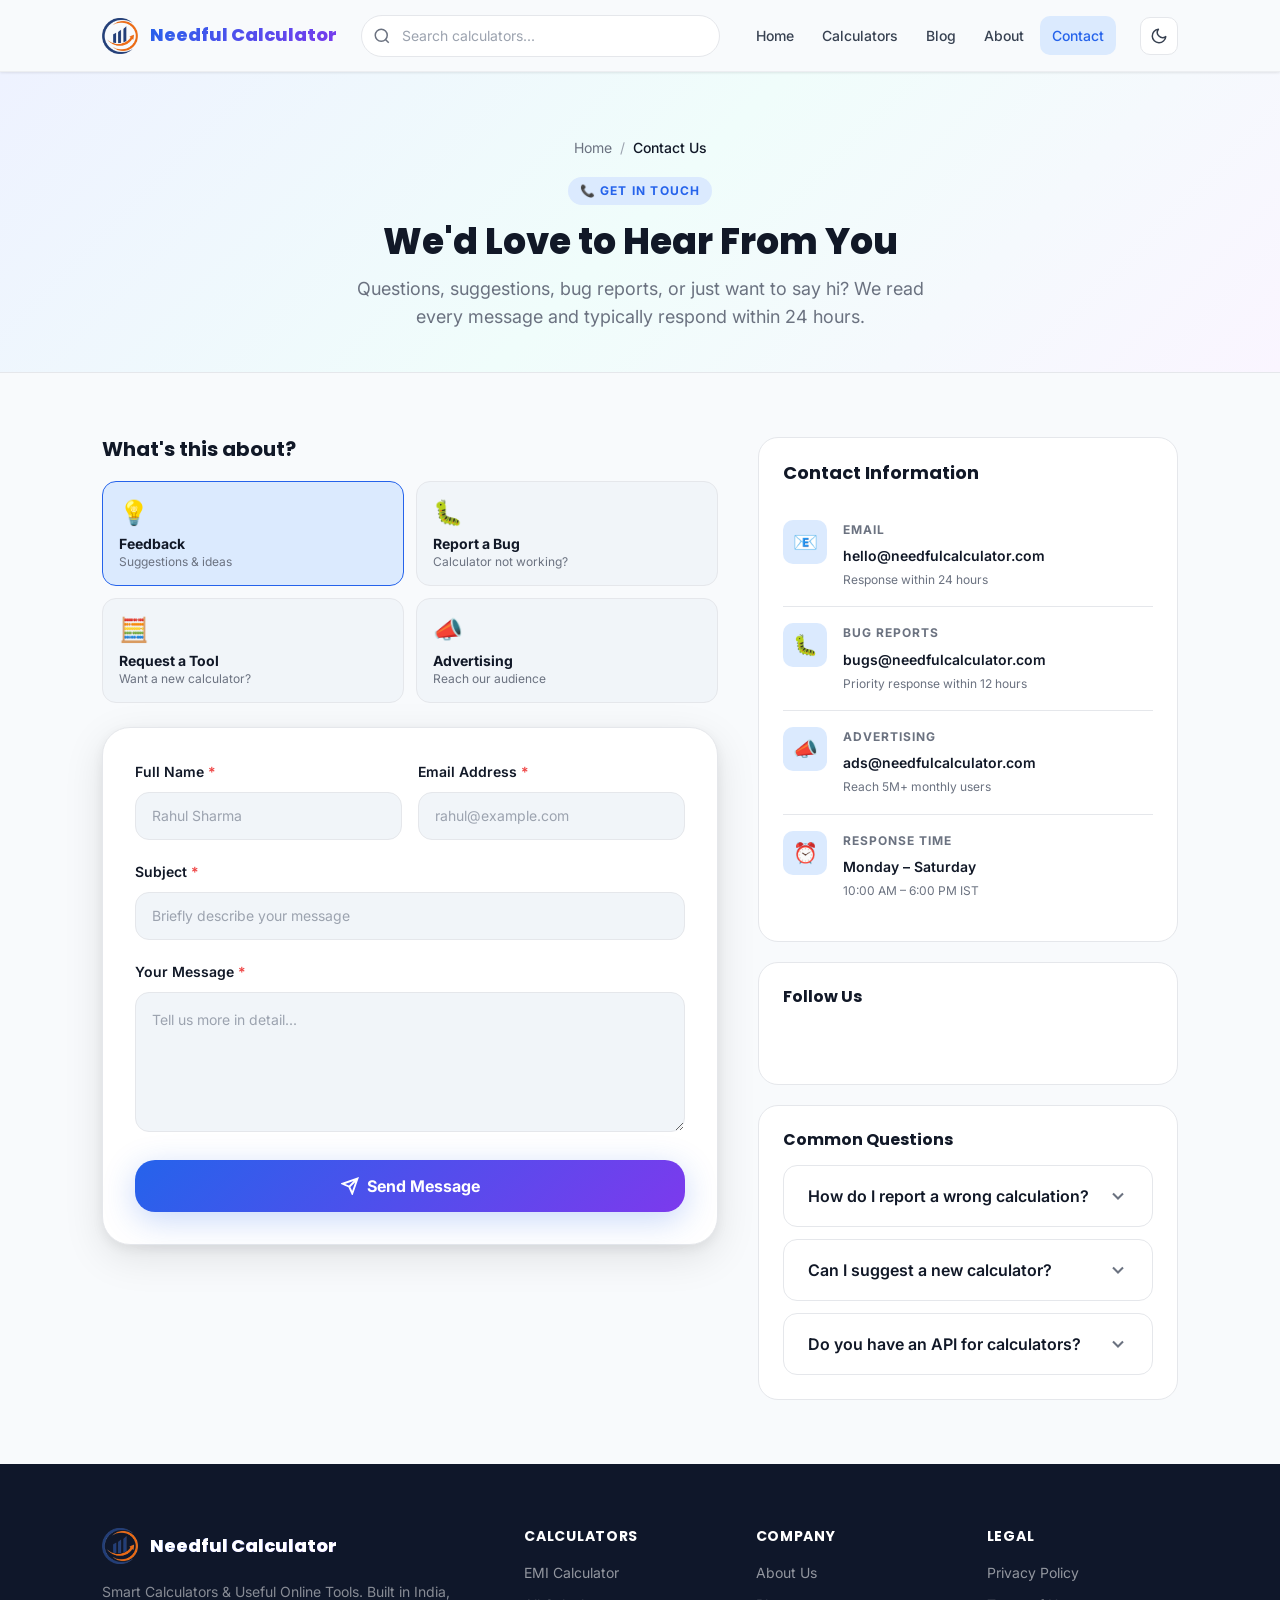
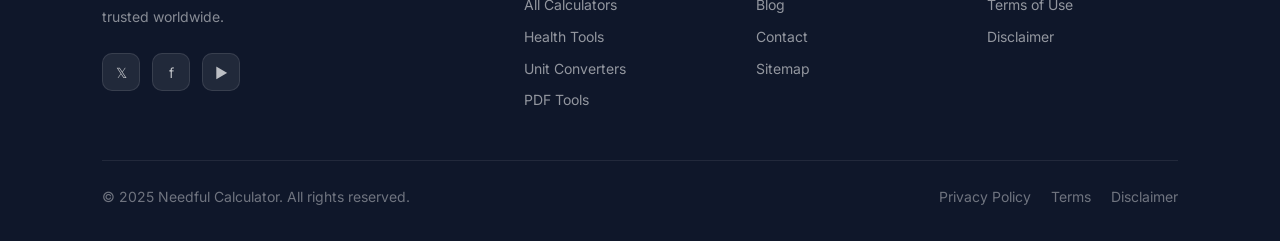
<file: contact.html>
<!DOCTYPE html>
<html lang="en" data-theme="light" class="has-sticky-header">
<head>
  <meta charset="UTF-8">
  <meta name="viewport" content="width=device-width, initial-scale=1.0">
  <meta name="theme-color" content="#F8FAFC">
  <meta name="description" content="Contact Needful Calculator — Send us your feedback, report an issue, suggest a calculator, or ask any question. We typically respond within 24 hours.">
  <meta name="robots" content="index, follow">
  <link rel="canonical" href="https://needfulcalculator.com/contact">
  <title>Contact Us | Needful Calculator</title>

  <link rel="preconnect" href="https://fonts.googleapis.com">
  <link rel="preconnect" href="https://fonts.gstatic.com" crossorigin>
  <link href="https://fonts.googleapis.com/css2?family=Inter:wght@300;400;500;600;700;800&family=Poppins:wght@400;500;600;700;800&display=swap" rel="stylesheet">

  <link rel="stylesheet" href="css/style.css">
  <link rel="stylesheet" href="css/components.css">
  <link rel="stylesheet" href="css/animations.css">
  <link rel="stylesheet" href="css/dark-mode.css">
  <link rel="stylesheet" href="css/responsive.css">

  <style>
    .contact-grid {
      display: grid;
      grid-template-columns: 1fr 420px;
      gap: var(--space-10);
      align-items: start;
    }

    /* Form */
    .contact-form-wrap {
      background: var(--bg-surface);
      border: 1px solid var(--border-color);
      border-radius: var(--radius-2xl);
      padding: var(--space-8);
      box-shadow: var(--shadow-lg);
    }

    .form-row {
      display: grid;
      grid-template-columns: 1fr 1fr;
      gap: var(--space-4);
    }

    .form-group {
      margin-bottom: var(--space-5);
    }

    .form-label-text {
      display: block;
      font-size: var(--text-sm);
      font-weight: 600;
      color: var(--txt-primary);
      margin-bottom: var(--space-2);
    }

    .form-field {
      width: 100%;
      height: 48px;
      border: 1.5px solid var(--border-color);
      border-radius: var(--radius-lg);
      padding: 0 var(--space-4);
      font-size: var(--text-sm);
      font-family: var(--font-body);
      color: var(--txt-primary);
      background: var(--bg-muted);
      outline: none;
      transition: all var(--transition-fast);
    }

    textarea.form-field {
      height: 140px;
      padding: var(--space-4);
      resize: vertical;
      line-height: 1.6;
    }

    .form-field:focus {
      border-color: var(--clr-primary);
      background: var(--bg-surface);
      box-shadow: 0 0 0 3px rgba(37,99,235,0.1);
    }

    .form-field::placeholder { color: var(--txt-light); }

    .form-field[aria-invalid="true"] {
      border-color: #EF4444;
      box-shadow: 0 0 0 3px rgba(239,68,68,0.1);
    }

    select.form-field {
      cursor: pointer;
      -webkit-appearance: none;
      background-image: url("data:image/svg+xml,%3Csvg xmlns='http://www.w3.org/2000/svg' width='16' height='16' viewBox='0 0 24 24' fill='none' stroke='%236B7280' stroke-width='2'%3E%3Cpolyline points='6 9 12 15 18 9'/%3E%3C/svg%3E");
      background-repeat: no-repeat;
      background-position: right 14px center;
      padding-right: var(--space-10);
    }

    .form-submit {
      width: 100%;
      height: 52px;
      background: var(--gradient-brand);
      color: white;
      border: none;
      border-radius: var(--radius-xl);
      font-size: var(--text-base);
      font-weight: 700;
      font-family: var(--font-body);
      cursor: pointer;
      transition: all var(--transition-base);
      box-shadow: var(--shadow-brand);
      display: flex;
      align-items: center;
      justify-content: center;
      gap: var(--space-2);
    }

    .form-submit:hover {
      transform: translateY(-2px);
      box-shadow: 0 12px 36px rgba(37,99,235,0.35);
    }

    .form-submit:disabled {
      opacity: 0.7;
      cursor: not-allowed;
      transform: none;
    }

    /* Success message */
    .form-success {
      display: none;
      text-align: center;
      padding: var(--space-10);
    }

    .form-success.show { display: block; }
    .form-success-icon { font-size: 4rem; margin-bottom: var(--space-4); }
    .form-success h3 { font-size: var(--text-2xl); margin-bottom: var(--space-2); }
    .form-success p { color: var(--txt-muted); }

    /* Contact info sidebar */
    .contact-info-card {
      background: var(--bg-surface);
      border: 1px solid var(--border-color);
      border-radius: var(--radius-xl);
      padding: var(--space-6);
    }

    .contact-method {
      display: flex;
      align-items: flex-start;
      gap: var(--space-4);
      padding: var(--space-4) 0;
      border-bottom: 1px solid var(--border-color);
    }

    .contact-method:last-child { border-bottom: none; }

    .contact-method-icon {
      width: 44px;
      height: 44px;
      border-radius: var(--radius-md);
      background: var(--clr-primary-light);
      display: flex;
      align-items: center;
      justify-content: center;
      font-size: 1.25rem;
      flex-shrink: 0;
    }

    .contact-method-label {
      font-size: var(--text-xs);
      font-weight: 700;
      text-transform: uppercase;
      letter-spacing: 0.08em;
      color: var(--txt-muted);
      margin-bottom: var(--space-1);
    }

    .contact-method-value {
      font-size: var(--text-sm);
      font-weight: 600;
      color: var(--txt-primary);
    }

    .contact-method-sub {
      font-size: var(--text-xs);
      color: var(--txt-muted);
      margin-top: 2px;
    }

    /* Topic cards */
    .topic-grid {
      display: grid;
      grid-template-columns: 1fr 1fr;
      gap: var(--space-3);
    }

    .topic-card {
      background: var(--bg-muted);
      border: 1.5px solid var(--border-color);
      border-radius: var(--radius-lg);
      padding: var(--space-4);
      cursor: pointer;
      transition: all var(--transition-fast);
      text-align: left;
    }

    .topic-card:hover, .topic-card.selected {
      border-color: var(--clr-primary);
      background: var(--clr-primary-light);
    }

    .topic-card-icon { font-size: 1.5rem; margin-bottom: var(--space-2); display: block; }
    .topic-card-name { font-size: var(--text-sm); font-weight: 700; color: var(--txt-primary); }
    .topic-card-desc { font-size: var(--text-xs); color: var(--txt-muted); margin-top: 2px; }

    @media (max-width: 1024px) {
      .contact-grid { grid-template-columns: 1fr; }
    }

    @media (max-width: 640px) {
      .form-row { grid-template-columns: 1fr; }
      .topic-grid { grid-template-columns: 1fr; }
    }
  </style>

  <script type="application/ld+json">
  {
    "@context": "https://schema.org",
    "@type": "ContactPage",
    "name": "Contact Needful Calculator",
    "url": "https://needfulcalculator.com/contact",
    "description": "Get in touch with the Needful Calculator team. Send feedback, report issues, or ask questions."
  }
  </script>
  <script type="application/ld+json">
  {
    "@context": "https://schema.org",
    "@type": "BreadcrumbList",
    "itemListElement": [
      { "@type": "ListItem", "position": 1, "name": "Home", "item": "https://needfulcalculator.com" },
      { "@type": "ListItem", "position": 2, "name": "Contact Us" }
    ]
  }
  </script>
</head>
<body>

<a href="#main-content" class="skip-link">Skip to main content</a>

<!-- HEADER -->
<header class="site-header" role="banner">
  <div class="container header-inner">
    <a href="index.html" class="logo" aria-label="Needful Calculator Home">
      <img src="assets/logos/logo.png" alt="Needful Calculator" width="36" height="36" loading="eager" onerror="this.style.display='none'">
      <span class="logo-text">Needful Calculator</span>
    </a>
    <div class="header-search" role="search">
      <svg class="header-search-icon" viewBox="0 0 24 24" fill="none" stroke="currentColor" stroke-width="2" aria-hidden="true"><circle cx="11" cy="11" r="8"/><path d="M21 21l-4.35-4.35"/></svg>
      <input type="search" id="header-search-input" placeholder="Search calculators..." aria-label="Search" autocomplete="off">
      <div class="search-results" role="listbox" aria-label="Search suggestions"></div>
    </div>
    <nav class="header-nav" aria-label="Main navigation">
      <a href="index.html" class="nav-link">Home</a>
      <a href="category.html" class="nav-link">Calculators</a>
      <a href="blog.html" class="nav-link">Blog</a>
      <a href="about.html" class="nav-link">About</a>
      <a href="contact.html" class="nav-link active">Contact</a>
    </nav>
    <button class="theme-toggle" id="theme-toggle" aria-label="Toggle dark mode">
      <svg width="18" height="18" viewBox="0 0 24 24" fill="none" stroke="currentColor" stroke-width="2" stroke-linecap="round" stroke-linejoin="round"><path d="M21 12.79A9 9 0 1 1 11.21 3 7 7 0 0 0 21 12.79z"/></svg>
    </button>
    <button class="hamburger" id="hamburger" aria-label="Open menu" aria-expanded="false" aria-controls="mobile-nav">
      <span></span><span></span><span></span>
    </button>
  </div>
</header>

<nav class="mobile-nav" id="mobile-nav" aria-label="Mobile navigation">
  <div class="mobile-nav-links">
    <a href="index.html">🏠 Home</a>
    <a href="category.html">🧮 All Calculators</a>
    <a href="blog.html">📰 Blog</a>
    <a href="about.html">ℹ️ About</a>
    <a href="contact.html">📞 Contact</a>
  </div>
</nav>

<main id="main-content">

  <!-- Page Header -->
  <div style="background:var(--gradient-hero);padding-block:var(--space-12) var(--space-10);border-bottom:1px solid var(--border-color)">
    <div class="container text-center reveal">
      <nav class="breadcrumb" style="justify-content:center" aria-label="Breadcrumb">
        <a href="index.html">Home</a>
        <span class="breadcrumb-sep" aria-hidden="true">/</span>
        <span class="breadcrumb-current" aria-current="page">Contact Us</span>
      </nav>
      <div class="section-eyebrow">📞 Get in Touch</div>
      <h1 class="section-title">We'd Love to Hear From You</h1>
      <p class="section-subtitle">Questions, suggestions, bug reports, or just want to say hi? We read every message and typically respond within 24 hours.</p>
    </div>
  </div>

  <section class="section">
    <div class="container">
      <div class="contact-grid">

        <!-- Contact Form -->
        <div class="reveal">
          <!-- Topic selector -->
          <h2 style="font-size:var(--text-xl);margin-bottom:var(--space-5)">What's this about?</h2>
          <div class="topic-grid" id="topic-grid" role="group" aria-label="Select a topic">
            <button class="topic-card selected" data-topic="feedback" type="button">
              <span class="topic-card-icon">💡</span>
              <div class="topic-card-name">Feedback</div>
              <div class="topic-card-desc">Suggestions & ideas</div>
            </button>
            <button class="topic-card" data-topic="bug" type="button">
              <span class="topic-card-icon">🐛</span>
              <div class="topic-card-name">Report a Bug</div>
              <div class="topic-card-desc">Calculator not working?</div>
            </button>
            <button class="topic-card" data-topic="tool-request" type="button">
              <span class="topic-card-icon">🧮</span>
              <div class="topic-card-name">Request a Tool</div>
              <div class="topic-card-desc">Want a new calculator?</div>
            </button>
            <button class="topic-card" data-topic="advertise" type="button">
              <span class="topic-card-icon">📣</span>
              <div class="topic-card-name">Advertising</div>
              <div class="topic-card-desc">Reach our audience</div>
            </button>
          </div>

          <div class="contact-form-wrap" style="margin-top:var(--space-6)">
            <div id="form-container">
              <form id="contact-form" novalidate>
                <input type="hidden" id="contact-topic" name="topic" value="feedback">
                <div class="form-row">
                  <div class="form-group">
                    <label class="form-label-text" for="contact-name">Full Name <span aria-hidden="true" style="color:#EF4444">*</span></label>
                    <input class="form-field" type="text" id="contact-name" name="name" placeholder="Rahul Sharma" required autocomplete="name">
                  </div>
                  <div class="form-group">
                    <label class="form-label-text" for="contact-email">Email Address <span aria-hidden="true" style="color:#EF4444">*</span></label>
                    <input class="form-field" type="email" id="contact-email" name="email" placeholder="rahul@example.com" required autocomplete="email">
                  </div>
                </div>
                <div class="form-group">
                  <label class="form-label-text" for="contact-subject">Subject <span aria-hidden="true" style="color:#EF4444">*</span></label>
                  <input class="form-field" type="text" id="contact-subject" name="subject" placeholder="Briefly describe your message" required>
                </div>
                <div class="form-group">
                  <label class="form-label-text" for="contact-message">Your Message <span aria-hidden="true" style="color:#EF4444">*</span></label>
                  <textarea class="form-field" id="contact-message" name="message" placeholder="Tell us more in detail..." required></textarea>
                </div>
                <button class="form-submit" type="submit" id="contact-submit">
                  <svg width="18" height="18" viewBox="0 0 24 24" fill="none" stroke="currentColor" stroke-width="2.5"><path d="M22 2L11 13M22 2l-7 20-4-9-9-4 20-7z"/></svg>
                  Send Message
                </button>
              </form>
            </div>
            <div class="form-success" id="form-success">
              <div class="form-success-icon">✅</div>
              <h3>Message Sent Successfully!</h3>
              <p>Thank you for reaching out. We'll get back to you within 24 hours at your email address.</p>
              <button onclick="document.getElementById('form-container').style.display='block';document.getElementById('form-success').classList.remove('show')" class="btn btn-primary" style="margin-top:var(--space-6)">Send Another Message</button>
            </div>
          </div>
        </div>

        <!-- Info Sidebar -->
        <div class="reveal reveal-delay-2">
          <div class="contact-info-card">
            <h3 style="font-size:var(--text-lg);margin-bottom:var(--space-5)">Contact Information</h3>

            <div class="contact-method">
              <div class="contact-method-icon">📧</div>
              <div>
                <div class="contact-method-label">Email</div>
                <div class="contact-method-value">hello@needfulcalculator.com</div>
                <div class="contact-method-sub">Response within 24 hours</div>
              </div>
            </div>

            <div class="contact-method">
              <div class="contact-method-icon">🐛</div>
              <div>
                <div class="contact-method-label">Bug Reports</div>
                <div class="contact-method-value">bugs@needfulcalculator.com</div>
                <div class="contact-method-sub">Priority response within 12 hours</div>
              </div>
            </div>

            <div class="contact-method">
              <div class="contact-method-icon">📣</div>
              <div>
                <div class="contact-method-label">Advertising</div>
                <div class="contact-method-value">ads@needfulcalculator.com</div>
                <div class="contact-method-sub">Reach 5M+ monthly users</div>
              </div>
            </div>

            <div class="contact-method">
              <div class="contact-method-icon">⏰</div>
              <div>
                <div class="contact-method-label">Response Time</div>
                <div class="contact-method-value">Monday – Saturday</div>
                <div class="contact-method-sub">10:00 AM – 6:00 PM IST</div>
              </div>
            </div>
          </div>

          <!-- Social Links -->
          <div class="contact-info-card" style="margin-top:var(--space-5)">
            <h3 style="font-size:var(--text-base);margin-bottom:var(--space-4)">Follow Us</h3>
            <div style="display:flex;gap:var(--space-3)">
              <a href="#" class="social-btn" aria-label="Twitter">𝕏</a>
              <a href="#" class="social-btn" aria-label="Facebook">f</a>
              <a href="#" class="social-btn" aria-label="YouTube">▶</a>
              <a href="#" class="social-btn" aria-label="Instagram">◉</a>
            </div>
          </div>

          <!-- FAQ Quick Links -->
          <div class="contact-info-card" style="margin-top:var(--space-5)">
            <h3 style="font-size:var(--text-base);margin-bottom:var(--space-4)">Common Questions</h3>
            <div class="faq-list">
              <div class="faq-item">
                <button class="faq-question" aria-expanded="false">
                  <span>How do I report a wrong calculation?</span>
                  <svg class="faq-chevron" viewBox="0 0 24 24" fill="none" stroke="currentColor" stroke-width="2.5"><polyline points="6 9 12 15 18 9"/></svg>
                </button>
                <div class="faq-answer">
                  <div class="faq-answer-inner">Use the "Report a Bug" topic above and describe the calculator name, the inputs you used, and the result you expected. Our team will verify and fix it within 12 hours.</div>
                </div>
              </div>
              <div class="faq-item">
                <button class="faq-question" aria-expanded="false">
                  <span>Can I suggest a new calculator?</span>
                  <svg class="faq-chevron" viewBox="0 0 24 24" fill="none" stroke="currentColor" stroke-width="2.5"><polyline points="6 9 12 15 18 9"/></svg>
                </button>
                <div class="faq-answer">
                  <div class="faq-answer-inner">Absolutely! Select "Request a Tool" above and describe the calculator you need. Popular requests get built first. We've added many tools based on user suggestions.</div>
                </div>
              </div>
              <div class="faq-item">
                <button class="faq-question" aria-expanded="false">
                  <span>Do you have an API for calculators?</span>
                  <svg class="faq-chevron" viewBox="0 0 24 24" fill="none" stroke="currentColor" stroke-width="2.5"><polyline points="6 9 12 15 18 9"/></svg>
                </button>
                <div class="faq-answer">
                  <div class="faq-answer-inner">We're building an API. Contact us at hello@needfulcalculator.com with your use case and we'll add you to the early access list.</div>
                </div>
              </div>
            </div>
          </div>
        </div>
      </div>
    </div>
  </section>
</main>

<!-- FOOTER -->
<footer class="site-footer" role="contentinfo">
  <div class="container">
    <div class="footer-top">
      <div class="footer-brand">
        <a href="index.html" class="logo">
          <img src="assets/logos/logo.png" alt="Needful Calculator" width="32" height="32" loading="lazy" onerror="this.style.display='none'">
          <span class="logo-text">Needful Calculator</span>
        </a>
        <p class="footer-desc">Smart Calculators & Useful Online Tools. Built in India, trusted worldwide.</p>
        <div class="footer-social">
          <a href="#" class="social-btn" aria-label="Twitter">𝕏</a>
          <a href="#" class="social-btn" aria-label="Facebook">f</a>
          <a href="#" class="social-btn" aria-label="YouTube">▶</a>
        </div>
      </div>
      <div class="footer-col">
        <h4>Calculators</h4>
        <nav class="footer-links">
          <a href="calculator.html?tool=emi-calculator">EMI Calculator</a>
          <a href="category.html">All Calculators</a>
          <a href="category.html#health">Health Tools</a>
          <a href="category.html#unit">Unit Converters</a>
          <a href="category.html#pdf">PDF Tools</a>
        </nav>
      </div>
      <div class="footer-col">
        <h4>Company</h4>
        <nav class="footer-links">
          <a href="about.html">About Us</a>
          <a href="blog.html">Blog</a>
          <a href="contact.html">Contact</a>
          <a href="sitemap.html">Sitemap</a>
        </nav>
      </div>
      <div class="footer-col">
        <h4>Legal</h4>
        <nav class="footer-links">
          <a href="privacy-policy.html">Privacy Policy</a>
          <a href="terms.html">Terms of Use</a>
          <a href="disclaimer.html">Disclaimer</a>
        </nav>
      </div>
    </div>
    <div class="footer-bottom">
      <p>© 2025 Needful Calculator. All rights reserved.</p>
      <nav class="footer-legal">
        <a href="privacy-policy.html">Privacy Policy</a>
        <a href="terms.html">Terms</a>
        <a href="disclaimer.html">Disclaimer</a>
      </nav>
    </div>
  </div>
</footer>

<script src="js/main.js" defer></script>
<script src="js/calculator.js" defer></script>
  <script src="js/search.js" defer></script>
<script src="js/animations.js" defer></script>
<script>
  /* Topic card selector */
  document.querySelectorAll('.topic-card').forEach(card => {
    card.addEventListener('click', () => {
      document.querySelectorAll('.topic-card').forEach(c => c.classList.remove('selected'));
      card.classList.add('selected');
      document.getElementById('contact-topic').value = card.getAttribute('data-topic');
    });
  });

  /* Contact form handler */
  document.getElementById('contact-form')?.addEventListener('submit', (e) => {
    e.preventDefault();
    const btn = document.getElementById('contact-submit');
    btn.disabled = true;
    btn.textContent = 'Sending…';

    /* Simulate API call */
    setTimeout(() => {
      document.getElementById('form-container').style.display = 'none';
      document.getElementById('form-success').classList.add('show');
    }, 1200);
  });
</script>
</body>
</html>
</file>
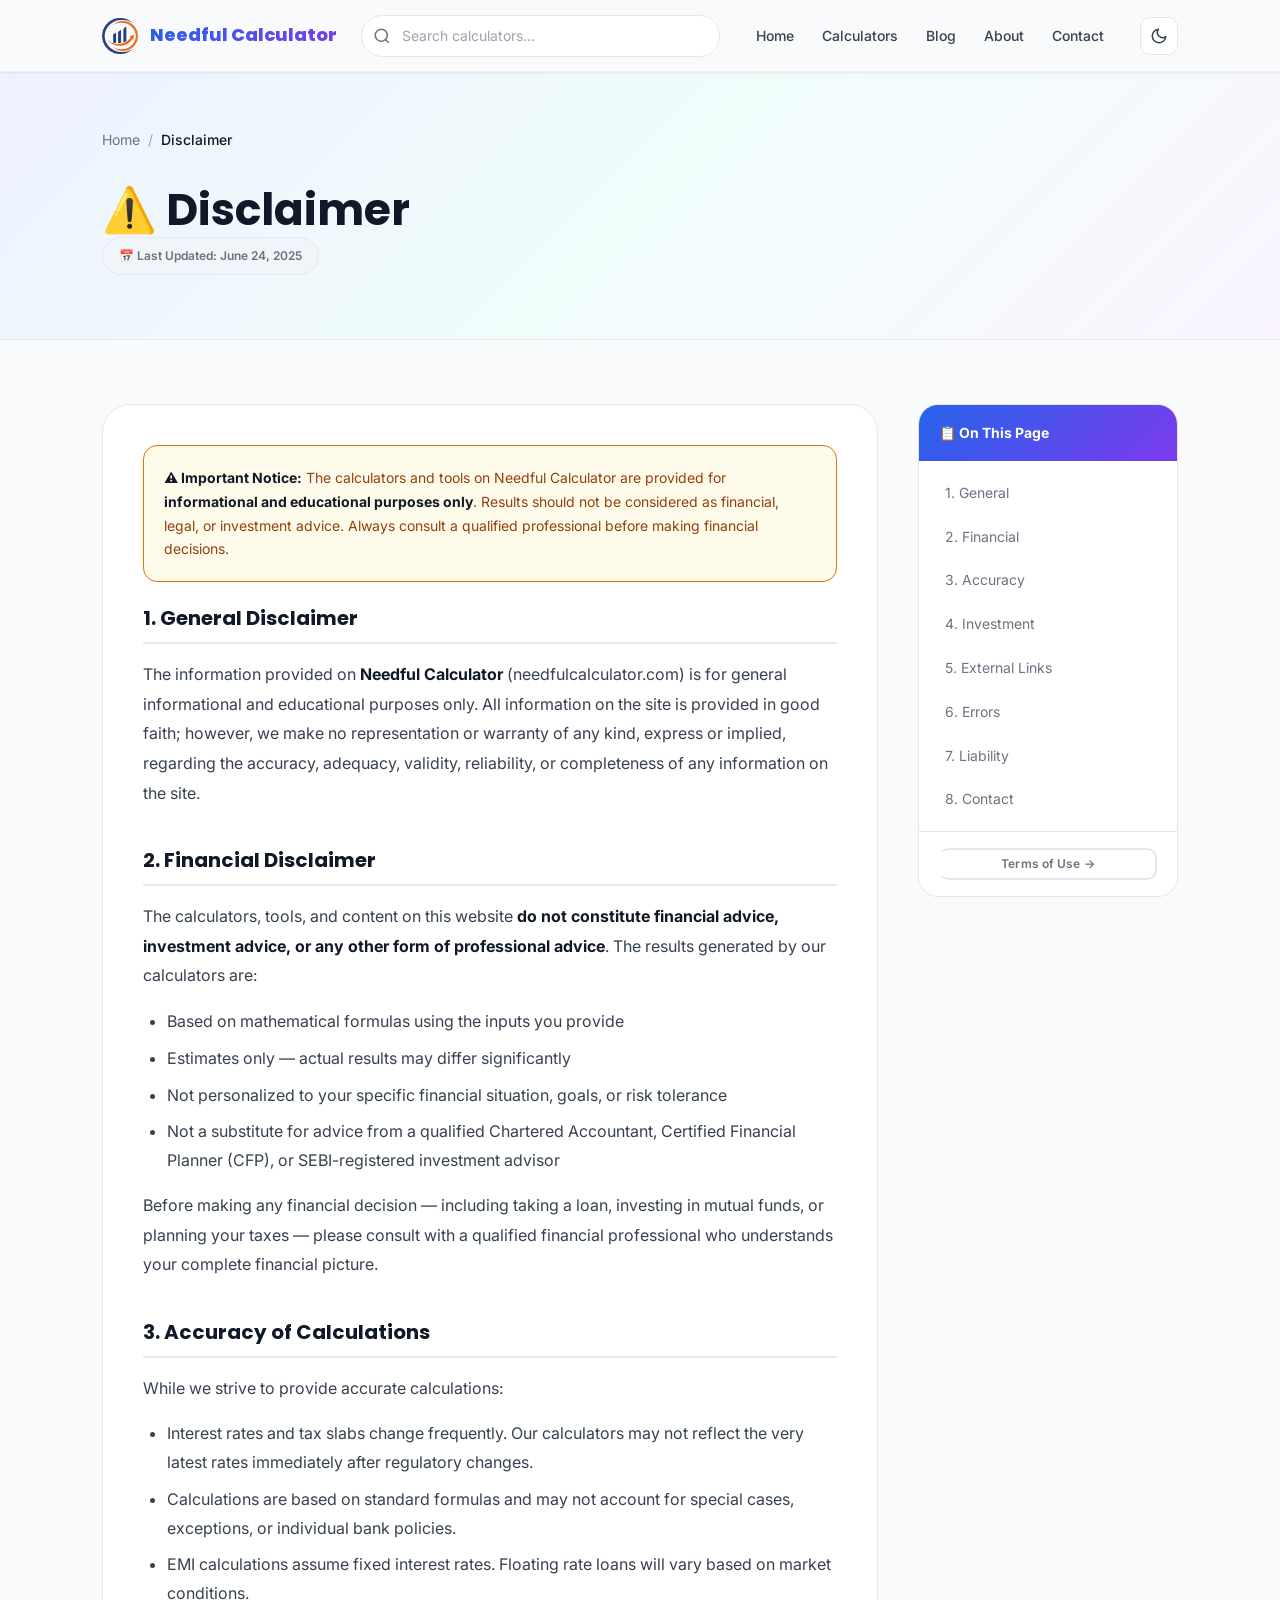
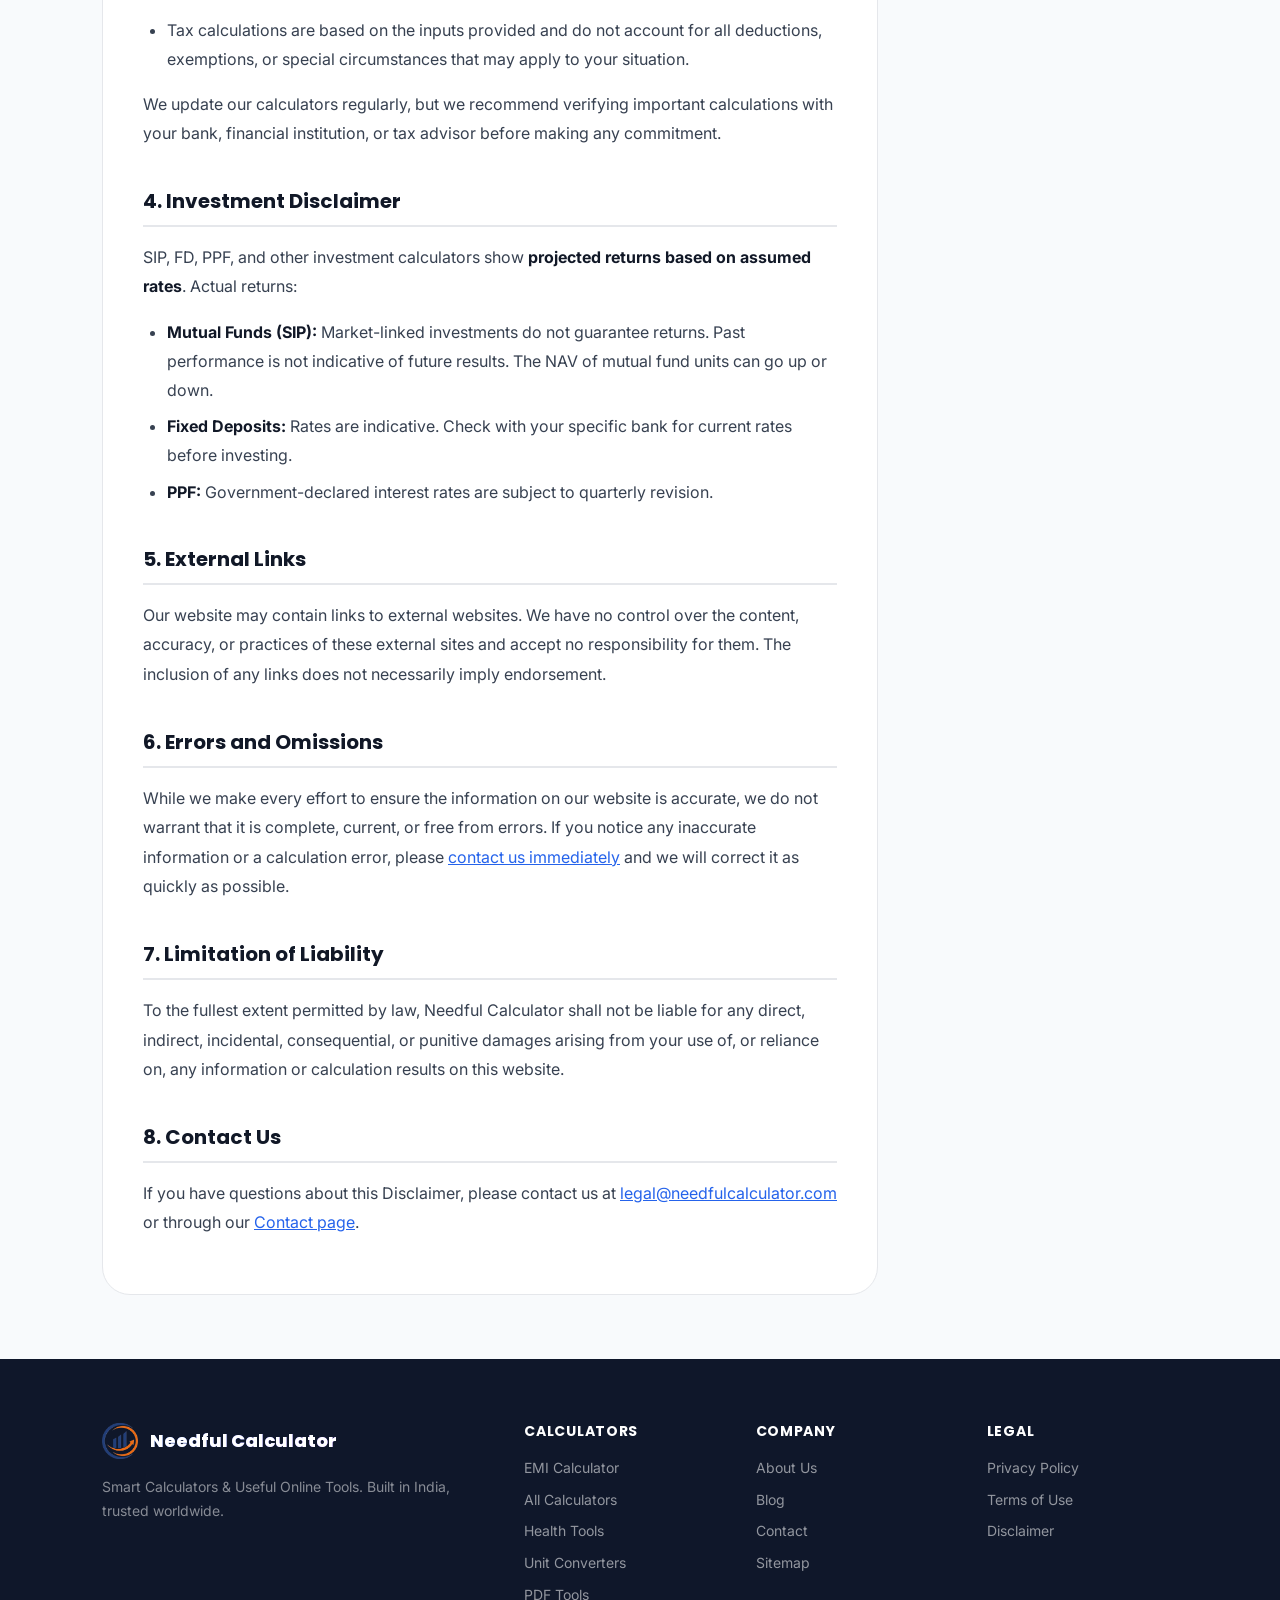
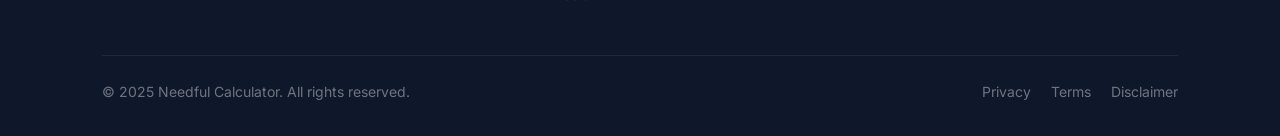
<file: disclaimer.html>
<!DOCTYPE html>
<html lang="en" data-theme="light" class="has-sticky-header">
<head>
  <meta charset="UTF-8">
  <meta name="viewport" content="width=device-width, initial-scale=1.0">
  <meta name="theme-color" content="#F8FAFC">
  <meta name="description" content="Financial Disclaimer for Needful Calculator — Our calculators are for informational and educational purposes only. Always consult a qualified financial advisor before making investment decisions.">
  <meta name="robots" content="index, follow">
  <link rel="canonical" href="https://needfulcalculator.com/disclaimer">
  <title>Disclaimer | Needful Calculator</title>

  <link rel="preconnect" href="https://fonts.googleapis.com">
  <link rel="preconnect" href="https://fonts.gstatic.com" crossorigin>
  <link href="https://fonts.googleapis.com/css2?family=Inter:wght@300;400;500;600;700;800&family=Poppins:wght@400;500;600;700;800&display=swap" rel="stylesheet">

  <link rel="stylesheet" href="css/style.css">
  <link rel="stylesheet" href="css/components.css">
  <link rel="stylesheet" href="css/animations.css">
  <link rel="stylesheet" href="css/dark-mode.css">
  <link rel="stylesheet" href="css/responsive.css">

  <style>
    .legal-layout { display: grid; grid-template-columns: 1fr 260px; gap: var(--space-10); align-items: start; }
    .legal-content { background: var(--bg-surface); border: 1px solid var(--border-color); border-radius: var(--radius-2xl); padding: var(--space-10); }
    .legal-content h2 { font-size: var(--text-xl); font-weight: 700; margin-top: var(--space-10); margin-bottom: var(--space-4); padding-bottom: var(--space-3); border-bottom: 2px solid var(--border-color); }
    .legal-content h2:first-of-type { margin-top: 0; }
    .legal-content p { font-size: var(--text-base); color: var(--txt-secondary); line-height: 1.85; margin-bottom: var(--space-4); }
    .legal-content ul { list-style: disc; padding-left: var(--space-6); margin-bottom: var(--space-4); color: var(--txt-secondary); }
    .legal-content li { line-height: 1.8; margin-bottom: var(--space-2); }
    .legal-content a { color: var(--clr-primary); text-decoration: underline; }
    .legal-content strong { color: var(--txt-primary); }
    .legal-highlight { background: #FFFBEB; border: 1px solid #D97706; border-radius: var(--radius-lg); padding: var(--space-5); margin-bottom: var(--space-6); font-size: var(--text-sm); color: #92400E; line-height: 1.7; }
    [data-theme="dark"] .legal-highlight { background: rgba(217,119,6,0.1); color: #FCD34D; border-color: rgba(217,119,6,0.3); }
    .legal-toc { background: var(--bg-surface); border: 1px solid var(--border-color); border-radius: var(--radius-xl); overflow: hidden; position: sticky; top: calc(var(--header-height) + var(--space-4)); }
    .legal-toc-header { background: var(--gradient-brand); color: white; padding: var(--space-4) var(--space-5); font-weight: 700; font-size: var(--text-sm); }
    .legal-toc nav { padding: var(--space-3); display: flex; flex-direction: column; gap: var(--space-1); }
    .legal-toc a { font-size: var(--text-sm); color: var(--txt-muted); padding: var(--space-2) var(--space-3); border-radius: var(--radius-md); text-decoration: none; transition: all var(--transition-fast); border-left: 2px solid transparent; }
    .legal-toc a:hover { color: var(--clr-primary); background: var(--clr-primary-light); border-left-color: var(--clr-primary); }
    .last-updated { display: inline-flex; align-items: center; gap: var(--space-2); background: var(--bg-muted); border: 1px solid var(--border-color); border-radius: var(--radius-full); padding: var(--space-2) var(--space-4); font-size: var(--text-xs); font-weight: 600; color: var(--txt-muted); margin-bottom: var(--space-6); }
    @media (max-width: 1024px) { .legal-layout { grid-template-columns: 1fr; } .legal-toc { position: relative; top: auto; } }
  </style>
  <script type="application/ld+json">
  {
    "@context": "https://schema.org",
    "@type": "BreadcrumbList",
    "itemListElement": [
      { "@type": "ListItem", "position": 1, "name": "Home", "item": "https://needfulcalculator.com" },
      { "@type": "ListItem", "position": 2, "name": "Disclaimer" }
    ]
  }
  </script>
</head>
<body>

<a href="#main-content" class="skip-link">Skip to main content</a>

<header class="site-header" role="banner">
  <div class="container header-inner">
    <a href="index.html" class="logo" aria-label="Needful Calculator Home">
      <img src="assets/logos/logo.png" alt="Needful Calculator" width="36" height="36" loading="eager" onerror="this.style.display='none'">
      <span class="logo-text">Needful Calculator</span>
    </a>
    <div class="header-search" role="search">
      <svg class="header-search-icon" viewBox="0 0 24 24" fill="none" stroke="currentColor" stroke-width="2" aria-hidden="true"><circle cx="11" cy="11" r="8"/><path d="M21 21l-4.35-4.35"/></svg>
      <input type="search" id="header-search-input" placeholder="Search calculators..." aria-label="Search" autocomplete="off">
      <div class="search-results" role="listbox" aria-label="Search suggestions"></div>
    </div>
    <nav class="header-nav" aria-label="Main navigation">
      <a href="index.html" class="nav-link">Home</a>
      <a href="category.html" class="nav-link">Calculators</a>
      <a href="blog.html" class="nav-link">Blog</a>
      <a href="about.html" class="nav-link">About</a>
      <a href="contact.html" class="nav-link">Contact</a>
    </nav>
    <button class="theme-toggle" id="theme-toggle" aria-label="Toggle dark mode">
      <svg width="18" height="18" viewBox="0 0 24 24" fill="none" stroke="currentColor" stroke-width="2" stroke-linecap="round" stroke-linejoin="round"><path d="M21 12.79A9 9 0 1 1 11.21 3 7 7 0 0 0 21 12.79z"/></svg>
    </button>
    <button class="hamburger" id="hamburger" aria-label="Open menu" aria-expanded="false" aria-controls="mobile-nav">
      <span></span><span></span><span></span>
    </button>
  </div>
</header>
<nav class="mobile-nav" id="mobile-nav" aria-label="Mobile navigation">
  <div class="mobile-nav-links">
    <a href="index.html">🏠 Home</a>
    <a href="category.html">🧮 All Calculators</a>
    <a href="blog.html">📰 Blog</a>
    <a href="about.html">ℹ️ About</a>
    <a href="contact.html">📞 Contact</a>
  </div>
</nav>

<main id="main-content">
  <div style="background:var(--gradient-hero);padding-block:var(--space-10);border-bottom:1px solid var(--border-color)">
    <div class="container reveal">
      <nav class="breadcrumb" aria-label="Breadcrumb">
        <a href="index.html">Home</a>
        <span class="breadcrumb-sep" aria-hidden="true">/</span>
        <span class="breadcrumb-current" aria-current="page">Disclaimer</span>
      </nav>
      <h1 style="font-size:clamp(1.75rem,4vw,2.75rem);margin-top:var(--space-4)">⚠️ Disclaimer</h1>
      <div class="last-updated">📅 Last Updated: June 24, 2025</div>
    </div>
  </div>

  <section class="section">
    <div class="container">
      <div class="legal-layout">
        <article class="legal-content reveal">
          <div class="legal-highlight">
            <strong>⚠️ Important Notice:</strong> The calculators and tools on Needful Calculator are provided for <strong>informational and educational purposes only</strong>. Results should not be considered as financial, legal, or investment advice. Always consult a qualified professional before making financial decisions.
          </div>

          <h2 id="d-general">1. General Disclaimer</h2>
          <p>The information provided on <strong>Needful Calculator</strong> (needfulcalculator.com) is for general informational and educational purposes only. All information on the site is provided in good faith; however, we make no representation or warranty of any kind, express or implied, regarding the accuracy, adequacy, validity, reliability, or completeness of any information on the site.</p>

          <h2 id="d-financial">2. Financial Disclaimer</h2>
          <p>The calculators, tools, and content on this website <strong>do not constitute financial advice, investment advice, or any other form of professional advice</strong>. The results generated by our calculators are:</p>
          <ul>
            <li>Based on mathematical formulas using the inputs you provide</li>
            <li>Estimates only — actual results may differ significantly</li>
            <li>Not personalized to your specific financial situation, goals, or risk tolerance</li>
            <li>Not a substitute for advice from a qualified Chartered Accountant, Certified Financial Planner (CFP), or SEBI-registered investment advisor</li>
          </ul>
          <p>Before making any financial decision — including taking a loan, investing in mutual funds, or planning your taxes — please consult with a qualified financial professional who understands your complete financial picture.</p>

          <h2 id="d-accuracy">3. Accuracy of Calculations</h2>
          <p>While we strive to provide accurate calculations:</p>
          <ul>
            <li>Interest rates and tax slabs change frequently. Our calculators may not reflect the very latest rates immediately after regulatory changes.</li>
            <li>Calculations are based on standard formulas and may not account for special cases, exceptions, or individual bank policies.</li>
            <li>EMI calculations assume fixed interest rates. Floating rate loans will vary based on market conditions.</li>
            <li>Tax calculations are based on the inputs provided and do not account for all deductions, exemptions, or special circumstances that may apply to your situation.</li>
          </ul>
          <p>We update our calculators regularly, but we recommend verifying important calculations with your bank, financial institution, or tax advisor before making any commitment.</p>

          <h2 id="d-investment">4. Investment Disclaimer</h2>
          <p>SIP, FD, PPF, and other investment calculators show <strong>projected returns based on assumed rates</strong>. Actual returns:</p>
          <ul>
            <li><strong>Mutual Funds (SIP):</strong> Market-linked investments do not guarantee returns. Past performance is not indicative of future results. The NAV of mutual fund units can go up or down.</li>
            <li><strong>Fixed Deposits:</strong> Rates are indicative. Check with your specific bank for current rates before investing.</li>
            <li><strong>PPF:</strong> Government-declared interest rates are subject to quarterly revision.</li>
          </ul>

          <h2 id="d-external">5. External Links</h2>
          <p>Our website may contain links to external websites. We have no control over the content, accuracy, or practices of these external sites and accept no responsibility for them. The inclusion of any links does not necessarily imply endorsement.</p>

          <h2 id="d-errors">6. Errors and Omissions</h2>
          <p>While we make every effort to ensure the information on our website is accurate, we do not warrant that it is complete, current, or free from errors. If you notice any inaccurate information or a calculation error, please <a href="contact.html">contact us immediately</a> and we will correct it as quickly as possible.</p>

          <h2 id="d-liability">7. Limitation of Liability</h2>
          <p>To the fullest extent permitted by law, Needful Calculator shall not be liable for any direct, indirect, incidental, consequential, or punitive damages arising from your use of, or reliance on, any information or calculation results on this website.</p>

          <h2 id="d-contact">8. Contact Us</h2>
          <p>If you have questions about this Disclaimer, please contact us at <a href="mailto:legal@needfulcalculator.com">legal@needfulcalculator.com</a> or through our <a href="contact.html">Contact page</a>.</p>
        </article>

        <aside class="legal-toc reveal reveal-delay-2">
          <div class="legal-toc-header">📋 On This Page</div>
          <nav aria-label="Disclaimer sections">
            <a href="#d-general" class="toc-item">1. General</a>
            <a href="#d-financial" class="toc-item">2. Financial</a>
            <a href="#d-accuracy" class="toc-item">3. Accuracy</a>
            <a href="#d-investment" class="toc-item">4. Investment</a>
            <a href="#d-external" class="toc-item">5. External Links</a>
            <a href="#d-errors" class="toc-item">6. Errors</a>
            <a href="#d-liability" class="toc-item">7. Liability</a>
            <a href="#d-contact" class="toc-item">8. Contact</a>
          </nav>
          <div style="padding:var(--space-4) var(--space-5);border-top:1px solid var(--border-color)">
            <a href="terms.html" class="btn btn-ghost" style="width:100%;font-size:var(--text-xs);padding:0.5rem 1rem">Terms of Use →</a>
          </div>
        </aside>
      </div>
    </div>
  </section>
</main>

<footer class="site-footer" role="contentinfo">
  <div class="container">
    <div class="footer-top">
      <div class="footer-brand">
        <a href="index.html" class="logo">
          <img src="assets/logos/logo.png" alt="Needful Calculator" width="32" height="32" loading="lazy" onerror="this.style.display='none'">
          <span class="logo-text">Needful Calculator</span>
        </a>
        <p class="footer-desc">Smart Calculators & Useful Online Tools. Built in India, trusted worldwide.</p>
      </div>
      <div class="footer-col">
        <h4>Calculators</h4>
        <nav class="footer-links">
          <a href="calculator.html?tool=emi-calculator">EMI Calculator</a>
          <a href="category.html">All Calculators</a>
          <a href="category.html#health">Health Tools</a>
          <a href="category.html#unit">Unit Converters</a>
          <a href="category.html#pdf">PDF Tools</a>
        </nav>
      </div>
      <div class="footer-col">
        <h4>Company</h4>
        <nav class="footer-links">
          <a href="about.html">About Us</a>
          <a href="blog.html">Blog</a>
          <a href="contact.html">Contact</a>
          <a href="sitemap.html">Sitemap</a>
        </nav>
      </div>
      <div class="footer-col">
        <h4>Legal</h4>
        <nav class="footer-links">
          <a href="privacy-policy.html">Privacy Policy</a>
          <a href="terms.html">Terms of Use</a>
          <a href="disclaimer.html">Disclaimer</a>
        </nav>
      </div>
    </div>
    <div class="footer-bottom">
      <p>© 2025 Needful Calculator. All rights reserved.</p>
      <nav class="footer-legal"><a href="privacy-policy.html">Privacy</a><a href="terms.html">Terms</a><a href="disclaimer.html">Disclaimer</a></nav>
    </div>
  </div>
</footer>

<script src="js/main.js" defer></script>
<script src="js/calculator.js" defer></script>
  <script src="js/search.js" defer></script>
<script src="js/animations.js" defer></script>
</body>
</html>
</file>
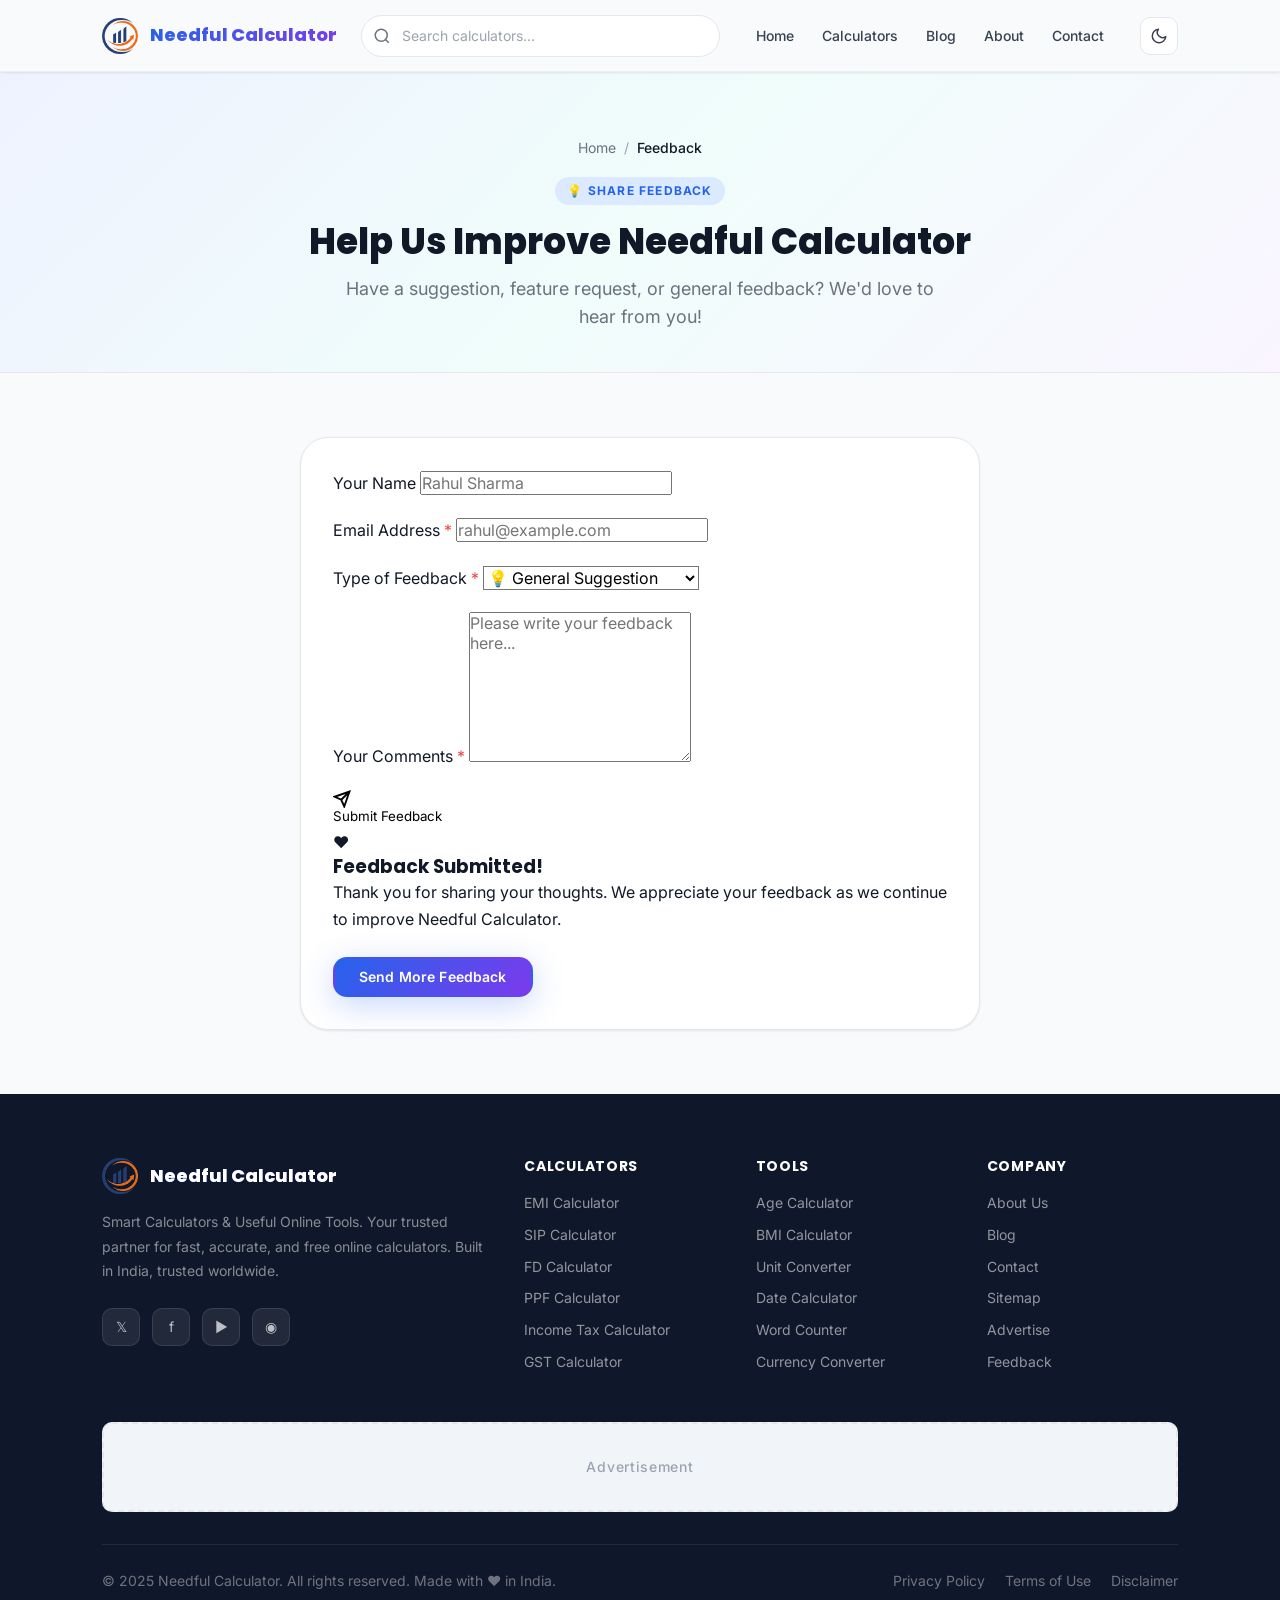
<file: feedback.html>
<!DOCTYPE html>
<html lang="en" data-theme="light" class="has-sticky-header">
<head>
  <meta charset="UTF-8">
  <meta name="viewport" content="width=device-width, initial-scale=1.0">
  <meta name="theme-color" content="#F8FAFC">
  <meta name="description" content="Share your feedback, suggestions, and feature requests for Needful Calculator. Help us make our free online calculators even better.">
  <meta name="robots" content="index, follow">
  <link rel="canonical" href="https://needfulcalculator.com/feedback.html">
  <title>Send Feedback | Needful Calculator</title>

  <link rel="preconnect" href="https://fonts.googleapis.com">
  <link rel="preconnect" href="https://fonts.gstatic.com" crossorigin>
  <link href="https://fonts.googleapis.com/css2?family=Inter:wght@300;400;500;600;700;800&family=Poppins:wght@400;500;600;700;800&display=swap" rel="stylesheet">

  <link rel="stylesheet" href="css/style.css">
  <link rel="stylesheet" href="css/components.css">
  <link rel="stylesheet" href="css/animations.css">
  <link rel="stylesheet" href="css/dark-mode.css">
  <link rel="stylesheet" href="css/responsive.css">

  <style>
    .feedback-container {
      max-width: 680px;
      margin: 0 auto;
      background: var(--bg-surface);
      border: 1px solid var(--border-color);
      border-radius: var(--radius-2xl);
      padding: var(--space-8);
      box-shadow: var(--shadow-sm);
    }
  </style>
  <script type="application/ld+json">
  {
    "@context": "https://schema.org",
    "@type": "BreadcrumbList",
    "itemListElement": [
      { "@type": "ListItem", "position": 1, "name": "Home", "item": "https://needfulcalculator.com" },
      { "@type": "ListItem", "position": 2, "name": "Feedback" }
    ]
  }
  </script>
</head>
<body>

<a href="#main-content" class="skip-link">Skip to main content</a>

<!-- HEADER -->
<header class="site-header" role="banner">
  <div class="container header-inner">
    <a href="index.html" class="logo" aria-label="Needful Calculator Home">
      <img src="assets/logos/logo.png" alt="Needful Calculator" width="36" height="36" loading="eager" onerror="this.style.display='none'">
      <span class="logo-text">Needful Calculator</span>
    </a>
    <div class="header-search" role="search">
      <svg class="header-search-icon" viewBox="0 0 24 24" fill="none" stroke="currentColor" stroke-width="2" aria-hidden="true"><circle cx="11" cy="11" r="8"/><path d="M21 21l-4.35-4.35"/></svg>
      <input type="search" id="header-search-input" placeholder="Search calculators..." aria-label="Search" autocomplete="off">
      <div class="search-results" role="listbox" aria-label="Search suggestions"></div>
    </div>
    <nav class="header-nav" aria-label="Main navigation">
      <a href="index.html" class="nav-link">Home</a>
      <a href="category.html" class="nav-link">Calculators</a>
      <a href="blog.html" class="nav-link">Blog</a>
      <a href="about.html" class="nav-link">About</a>
      <a href="contact.html" class="nav-link">Contact</a>
    </nav>
    <button class="theme-toggle" id="theme-toggle" aria-label="Toggle dark mode">
      <svg width="18" height="18" viewBox="0 0 24 24" fill="none" stroke="currentColor" stroke-width="2" stroke-linecap="round" stroke-linejoin="round"><path d="M21 12.79A9 9 0 1 1 11.21 3 7 7 0 0 0 21 12.79z"/></svg>
    </button>
    <button class="hamburger" id="hamburger" aria-label="Open menu" aria-expanded="false" aria-controls="mobile-nav">
      <span></span><span></span><span></span>
    </button>
  </div>
</header>
<nav class="mobile-nav" id="mobile-nav" aria-label="Mobile navigation">
  <div class="mobile-nav-links">
    <a href="index.html">🏠 Home</a>
    <a href="category.html">🧮 All Calculators</a>
    <a href="blog.html">📰 Blog</a>
    <a href="about.html">ℹ️ About</a>
    <a href="contact.html">📞 Contact</a>
  </div>
</nav>

<main id="main-content">
  <!-- Page Header -->
  <div style="background:var(--gradient-hero);padding-block:var(--space-12) var(--space-10);border-bottom:1px solid var(--border-color)">
    <div class="container text-center reveal">
      <nav class="breadcrumb" style="justify-content:center" aria-label="Breadcrumb">
        <a href="index.html">Home</a>
        <span class="breadcrumb-sep" aria-hidden="true">/</span>
        <span class="breadcrumb-current" aria-current="page">Feedback</span>
      </nav>
      <div class="section-eyebrow">💡 Share Feedback</div>
      <h1 class="section-title">Help Us Improve Needful Calculator</h1>
      <p class="section-subtitle">Have a suggestion, feature request, or general feedback? We'd love to hear from you!</p>
    </div>
  </div>

  <section class="section">
    <div class="container">
      <div class="feedback-container reveal">
        <div id="form-container">
          <form id="feedback-form" novalidate>
            <div class="form-row">
              <div class="form-group">
                <label class="form-label-text" for="feedback-name">Your Name</label>
                <input class="form-field" type="text" id="feedback-name" placeholder="Rahul Sharma" autocomplete="name">
              </div>
              <div class="form-group">
                <label class="form-label-text" for="feedback-email">Email Address <span aria-hidden="true" style="color:#EF4444">*</span></label>
                <input class="form-field" type="email" id="feedback-email" placeholder="rahul@example.com" required autocomplete="email">
              </div>
            </div>
            <div class="form-group">
              <label class="form-label-text" for="feedback-type">Type of Feedback <span aria-hidden="true" style="color:#EF4444">*</span></label>
              <select class="form-field" id="feedback-type" required style="background-color: var(--bg-surface);">
                <option value="suggestion">💡 General Suggestion</option>
                <option value="compliment">❤️ Compliment / Praise</option>
                <option value="bug">🐛 Calculator / Math Issue</option>
                <option value="other">❓ Other</option>
              </select>
            </div>
            <div class="form-group">
              <label class="form-label-text" for="feedback-message">Your Comments <span aria-hidden="true" style="color:#EF4444">*</span></label>
              <textarea class="form-field" id="feedback-message" placeholder="Please write your feedback here..." required style="min-height:150px"></textarea>
            </div>
            <button class="form-submit" type="submit" id="feedback-submit">
              <svg width="18" height="18" viewBox="0 0 24 24" fill="none" stroke="currentColor" stroke-width="2.5"><path d="M22 2L11 13M22 2l-7 20-4-9-9-4 20-7z"/></svg>
              Submit Feedback
            </button>
          </form>
        </div>
        <div class="form-success" id="form-success">
          <div class="form-success-icon">❤️</div>
          <h3>Feedback Submitted!</h3>
          <p>Thank you for sharing your thoughts. We appreciate your feedback as we continue to improve Needful Calculator.</p>
          <button onclick="document.getElementById('form-container').style.display='block';document.getElementById('form-success').classList.remove('show')" class="btn btn-primary" style="margin-top:var(--space-6)">Send More Feedback</button>
        </div>
      </div>
    </div>
  </section>
</main>

<!-- FOOTER -->
<footer class="site-footer" role="contentinfo" aria-label="Site footer">
  <div class="container">
    <div class="footer-top">
      <div class="footer-brand">
        <a href="index.html" class="logo">
          <img src="assets/logos/logo.png" alt="Needful Calculator" width="32" height="32" loading="lazy" onerror="this.style.display='none'">
          <span class="logo-text">Needful Calculator</span>
        </a>
        <p class="footer-desc">Smart Calculators & Useful Online Tools. Your trusted partner for fast, accurate, and free online calculators. Built in India, trusted worldwide.</p>
        <div class="footer-social" aria-label="Social media links">
          <a href="#" class="social-btn" aria-label="Twitter">𝕏</a>
          <a href="#" class="social-btn" aria-label="Facebook">f</a>
          <a href="#" class="social-btn" aria-label="YouTube">▶</a>
          <a href="#" class="social-btn" aria-label="Instagram">◉</a>
        </div>
      </div>

      <div class="footer-col">
        <h4>Calculators</h4>
        <nav class="footer-links" aria-label="Calculator links">
          <a href="calculator.html?tool=emi-calculator">EMI Calculator</a>
          <a href="calculator.html?tool=sip-calculator">SIP Calculator</a>
          <a href="calculator.html?tool=fd-calculator">FD Calculator</a>
          <a href="calculator.html?tool=ppf-calculator">PPF Calculator</a>
          <a href="calculator.html?tool=income-tax-calculator">Income Tax Calculator</a>
          <a href="calculator.html?tool=gst-calculator">GST Calculator</a>
        </nav>
      </div>

      <div class="footer-col">
        <h4>Tools</h4>
        <nav class="footer-links" aria-label="Tool links">
          <a href="calculator.html?tool=age-calculator">Age Calculator</a>
          <a href="calculator.html?tool=bmi-calculator">BMI Calculator</a>
          <a href="calculator.html?tool=length-converter">Unit Converter</a>
          <a href="calculator.html?tool=date-difference">Date Calculator</a>
          <a href="calculator.html?tool=word-counter">Word Counter</a>
          <a href="calculator.html?tool=currency-converter">Currency Converter</a>
        </nav>
      </div>

      <div class="footer-col">
        <h4>Company</h4>
        <nav class="footer-links" aria-label="Company links">
          <a href="about.html">About Us</a>
          <a href="blog.html">Blog</a>
          <a href="contact.html">Contact</a>
          <a href="sitemap.html">Sitemap</a>
          <a href="contact.html">Advertise</a>
          <a href="feedback.html">Feedback</a>
        </nav>
      </div>
    </div>

    <div class="ad-slot" aria-label="Advertisement" role="complementary" style="margin-bottom:var(--space-8)">
      <span>Advertisement</span>
    </div>

    <div class="footer-bottom">
      <p>© 2025 Needful Calculator. All rights reserved. Made with ❤️ in India.</p>
      <nav class="footer-legal" aria-label="Legal links">
        <a href="privacy-policy.html">Privacy Policy</a>
        <a href="terms.html">Terms of Use</a>
        <a href="disclaimer.html">Disclaimer</a>
      </nav>
    </div>
  </div>
</footer>

<script src="js/main.js" defer></script>
<script src="js/calculator.js" defer></script>
<script src="js/search.js" defer></script>
<script src="js/animations.js" defer></script>
<script>
  /* Form handler */
  document.getElementById('feedback-form')?.addEventListener('submit', (e) => {
    e.preventDefault();
    const btn = document.getElementById('feedback-submit');
    btn.disabled = true;
    btn.textContent = 'Submitting…';

    /* Simulate API call */
    setTimeout(() => {
      document.getElementById('form-container').style.display = 'none';
      document.getElementById('form-success').classList.add('show');
      btn.disabled = false;
      btn.innerHTML = `<svg width="18" height="18" viewBox="0 0 24 24" fill="none" stroke="currentColor" stroke-width="2.5"><path d="M22 2L11 13M22 2l-7 20-4-9-9-4 20-7z"/></svg> Submit Feedback`;
    }, 1000);
  });
</script>
</body>
</html>
</file>
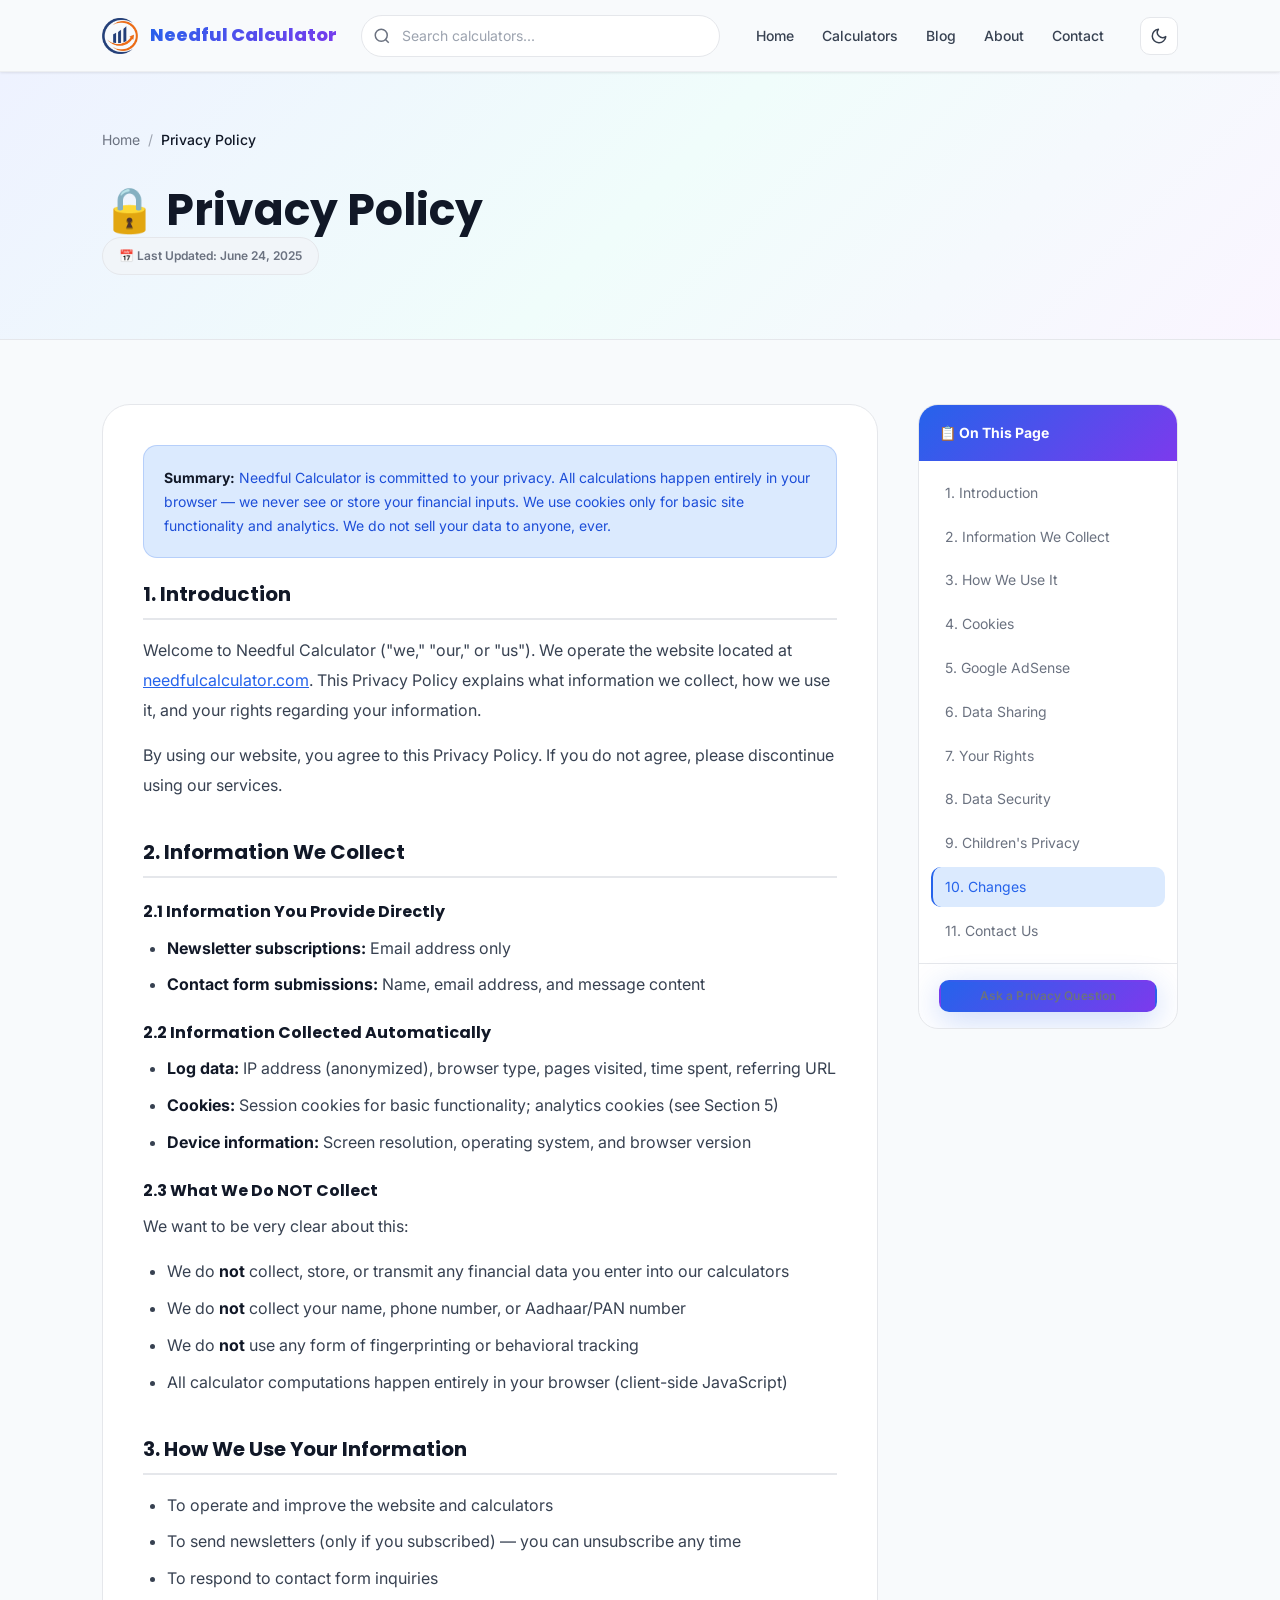
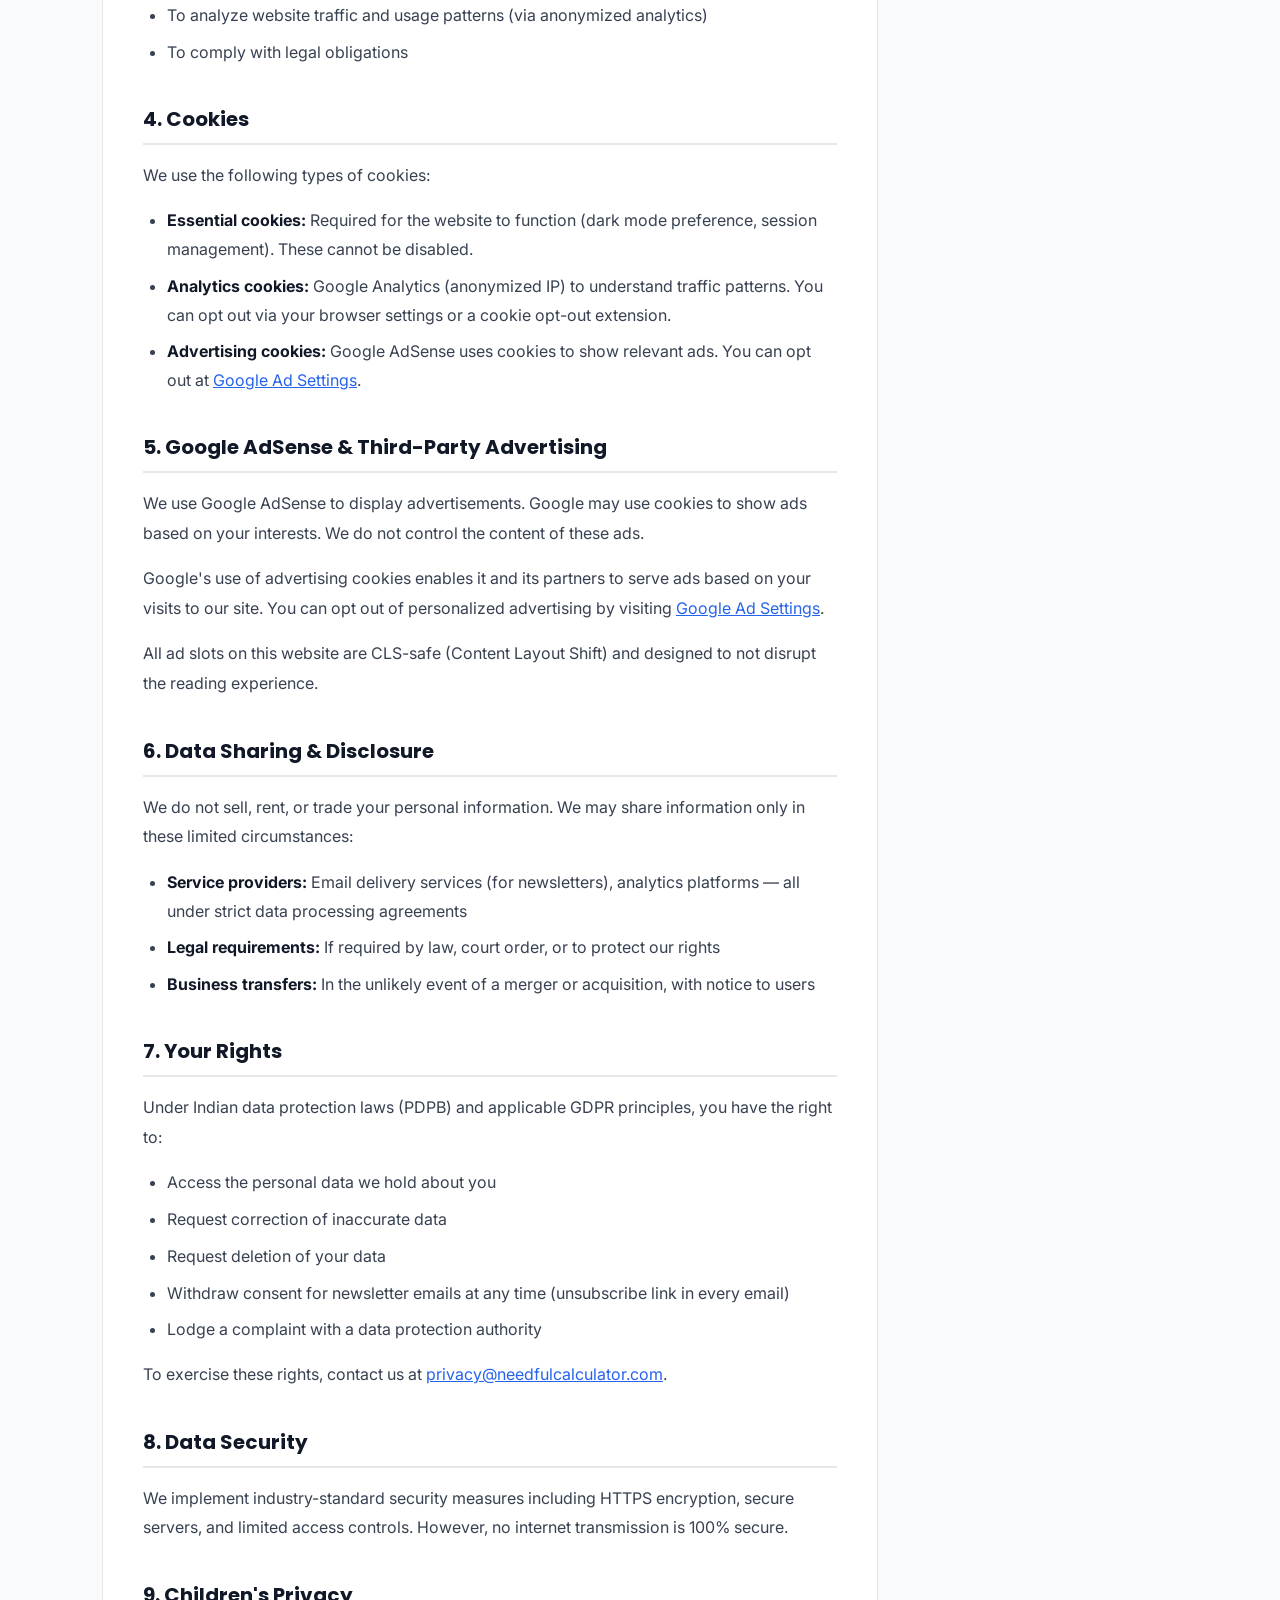
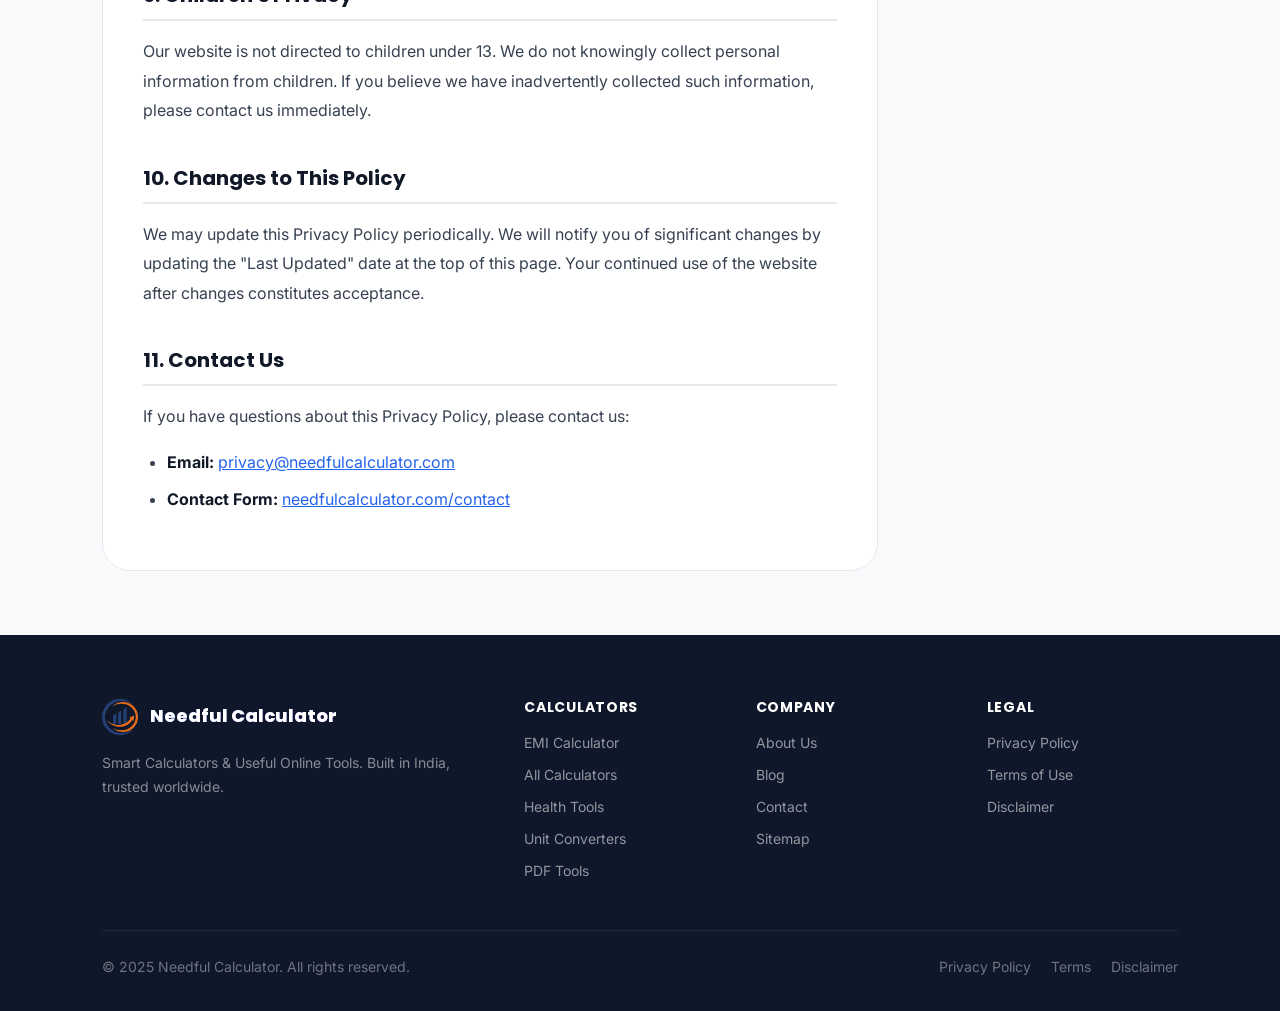
<file: privacy-policy.html>
<!DOCTYPE html>
<html lang="en" data-theme="light" class="has-sticky-header">
<head>
  <meta charset="UTF-8">
  <meta name="viewport" content="width=device-width, initial-scale=1.0">
  <meta name="theme-color" content="#F8FAFC">
  <meta name="description" content="Privacy Policy for Needful Calculator — Learn how we handle your data, what we collect, and how we protect your privacy. Last updated June 2025.">
  <meta name="robots" content="index, follow">
  <link rel="canonical" href="https://needfulcalculator.com/privacy-policy">
  <title>Privacy Policy | Needful Calculator</title>

  <link rel="preconnect" href="https://fonts.googleapis.com">
  <link rel="preconnect" href="https://fonts.gstatic.com" crossorigin>
  <link href="https://fonts.googleapis.com/css2?family=Inter:wght@300;400;500;600;700;800&family=Poppins:wght@400;500;600;700;800&display=swap" rel="stylesheet">

  <link rel="stylesheet" href="css/style.css">
  <link rel="stylesheet" href="css/components.css">
  <link rel="stylesheet" href="css/animations.css">
  <link rel="stylesheet" href="css/dark-mode.css">
  <link rel="stylesheet" href="css/responsive.css">

  <style>
    .legal-layout {
      display: grid;
      grid-template-columns: 1fr 260px;
      gap: var(--space-10);
      align-items: start;
    }

    .legal-content {
      background: var(--bg-surface);
      border: 1px solid var(--border-color);
      border-radius: var(--radius-2xl);
      padding: var(--space-10);
    }

    .legal-content h2 {
      font-size: var(--text-xl);
      font-weight: 700;
      margin-top: var(--space-10);
      margin-bottom: var(--space-4);
      padding-bottom: var(--space-3);
      border-bottom: 2px solid var(--border-color);
      color: var(--txt-primary);
    }

    .legal-content h2:first-of-type { margin-top: 0; }

    .legal-content h3 {
      font-size: var(--text-base);
      font-weight: 700;
      margin-top: var(--space-6);
      margin-bottom: var(--space-3);
    }

    .legal-content p {
      font-size: var(--text-base);
      color: var(--txt-secondary);
      line-height: 1.85;
      margin-bottom: var(--space-4);
    }

    .legal-content ul, .legal-content ol {
      padding-left: var(--space-6);
      margin-bottom: var(--space-4);
      color: var(--txt-secondary);
    }

    .legal-content ul { list-style: disc; }
    .legal-content ol { list-style: decimal; }

    .legal-content li {
      font-size: var(--text-base);
      line-height: 1.8;
      margin-bottom: var(--space-2);
    }

    .legal-content a { color: var(--clr-primary); text-decoration: underline; }
    .legal-content strong { color: var(--txt-primary); }

    .legal-highlight {
      background: var(--clr-primary-light);
      border: 1px solid rgba(37,99,235,0.2);
      border-radius: var(--radius-lg);
      padding: var(--space-5);
      margin-bottom: var(--space-6);
      font-size: var(--text-sm);
      color: var(--clr-primary-dark, #1D4ED8);
      line-height: 1.7;
    }

    [data-theme="dark"] .legal-highlight {
      background: rgba(37,99,235,0.1);
      color: #93C5FD;
    }

    .legal-toc {
      background: var(--bg-surface);
      border: 1px solid var(--border-color);
      border-radius: var(--radius-xl);
      overflow: hidden;
      position: sticky;
      top: calc(var(--header-height) + var(--space-4));
    }

    .legal-toc-header {
      background: var(--gradient-brand);
      color: white;
      padding: var(--space-4) var(--space-5);
      font-weight: 700;
      font-size: var(--text-sm);
    }

    .legal-toc nav {
      padding: var(--space-3);
      display: flex;
      flex-direction: column;
      gap: var(--space-1);
    }

    .legal-toc a {
      font-size: var(--text-sm);
      color: var(--txt-muted);
      padding: var(--space-2) var(--space-3);
      border-radius: var(--radius-md);
      text-decoration: none;
      transition: all var(--transition-fast);
      border-left: 2px solid transparent;
    }

    .legal-toc a:hover, .legal-toc a.active {
      color: var(--clr-primary);
      background: var(--clr-primary-light);
      border-left-color: var(--clr-primary);
    }

    .last-updated {
      display: inline-flex;
      align-items: center;
      gap: var(--space-2);
      background: var(--bg-muted);
      border: 1px solid var(--border-color);
      border-radius: var(--radius-full);
      padding: var(--space-2) var(--space-4);
      font-size: var(--text-xs);
      font-weight: 600;
      color: var(--txt-muted);
      margin-bottom: var(--space-6);
    }

    @media (max-width: 1024px) {
      .legal-layout { grid-template-columns: 1fr; }
      .legal-toc { position: relative; top: auto; }
      .legal-toc nav { flex-direction: row; flex-wrap: wrap; }
    }
  </style>
  <script type="application/ld+json">
  {
    "@context": "https://schema.org",
    "@type": "BreadcrumbList",
    "itemListElement": [
      { "@type": "ListItem", "position": 1, "name": "Home", "item": "https://needfulcalculator.com" },
      { "@type": "ListItem", "position": 2, "name": "Privacy Policy" }
    ]
  }
  </script>
</head>
<body>

<a href="#main-content" class="skip-link">Skip to main content</a>

<!-- HEADER -->
<header class="site-header" role="banner">
  <div class="container header-inner">
    <a href="index.html" class="logo" aria-label="Needful Calculator Home">
      <img src="assets/logos/logo.png" alt="Needful Calculator" width="36" height="36" loading="eager" onerror="this.style.display='none'">
      <span class="logo-text">Needful Calculator</span>
    </a>
    <div class="header-search" role="search">
      <svg class="header-search-icon" viewBox="0 0 24 24" fill="none" stroke="currentColor" stroke-width="2" aria-hidden="true"><circle cx="11" cy="11" r="8"/><path d="M21 21l-4.35-4.35"/></svg>
      <input type="search" id="header-search-input" placeholder="Search calculators..." aria-label="Search" autocomplete="off">
      <div class="search-results" role="listbox" aria-label="Search suggestions"></div>
    </div>
    <nav class="header-nav" aria-label="Main navigation">
      <a href="index.html" class="nav-link">Home</a>
      <a href="category.html" class="nav-link">Calculators</a>
      <a href="blog.html" class="nav-link">Blog</a>
      <a href="about.html" class="nav-link">About</a>
      <a href="contact.html" class="nav-link">Contact</a>
    </nav>
    <button class="theme-toggle" id="theme-toggle" aria-label="Toggle dark mode">
      <svg width="18" height="18" viewBox="0 0 24 24" fill="none" stroke="currentColor" stroke-width="2" stroke-linecap="round" stroke-linejoin="round"><path d="M21 12.79A9 9 0 1 1 11.21 3 7 7 0 0 0 21 12.79z"/></svg>
    </button>
    <button class="hamburger" id="hamburger" aria-label="Open menu" aria-expanded="false" aria-controls="mobile-nav">
      <span></span><span></span><span></span>
    </button>
  </div>
</header>
<nav class="mobile-nav" id="mobile-nav" aria-label="Mobile navigation">
  <div class="mobile-nav-links">
    <a href="index.html">🏠 Home</a>
    <a href="category.html">🧮 All Calculators</a>
    <a href="blog.html">📰 Blog</a>
    <a href="about.html">ℹ️ About</a>
    <a href="contact.html">📞 Contact</a>
  </div>
</nav>

<main id="main-content">
  <!-- Page Header -->
  <div style="background:var(--gradient-hero);padding-block:var(--space-10);border-bottom:1px solid var(--border-color)">
    <div class="container reveal">
      <nav class="breadcrumb" aria-label="Breadcrumb">
        <a href="index.html">Home</a>
        <span class="breadcrumb-sep" aria-hidden="true">/</span>
        <span class="breadcrumb-current" aria-current="page">Privacy Policy</span>
      </nav>
      <h1 style="font-size:clamp(1.75rem,4vw,2.75rem);margin-top:var(--space-4)">🔒 Privacy Policy</h1>
      <div class="last-updated">📅 Last Updated: June 24, 2025</div>
    </div>
  </div>

  <section class="section">
    <div class="container">
      <div class="legal-layout">
        <!-- Content -->
        <article class="legal-content reveal" itemscope itemtype="https://schema.org/WebPage">
          <div class="legal-highlight">
            <strong>Summary:</strong> Needful Calculator is committed to your privacy. All calculations happen entirely in your browser — we never see or store your financial inputs. We use cookies only for basic site functionality and analytics. We do not sell your data to anyone, ever.
          </div>

          <h2 id="pp-intro">1. Introduction</h2>
          <p>Welcome to Needful Calculator ("we," "our," or "us"). We operate the website located at <a href="https://needfulcalculator.com">needfulcalculator.com</a>. This Privacy Policy explains what information we collect, how we use it, and your rights regarding your information.</p>
          <p>By using our website, you agree to this Privacy Policy. If you do not agree, please discontinue using our services.</p>

          <h2 id="pp-collect">2. Information We Collect</h2>
          <h3>2.1 Information You Provide Directly</h3>
          <ul>
            <li><strong>Newsletter subscriptions:</strong> Email address only</li>
            <li><strong>Contact form submissions:</strong> Name, email address, and message content</li>
          </ul>

          <h3>2.2 Information Collected Automatically</h3>
          <ul>
            <li><strong>Log data:</strong> IP address (anonymized), browser type, pages visited, time spent, referring URL</li>
            <li><strong>Cookies:</strong> Session cookies for basic functionality; analytics cookies (see Section 5)</li>
            <li><strong>Device information:</strong> Screen resolution, operating system, and browser version</li>
          </ul>

          <h3>2.3 What We Do NOT Collect</h3>
          <p>We want to be very clear about this:</p>
          <ul>
            <li>We do <strong>not</strong> collect, store, or transmit any financial data you enter into our calculators</li>
            <li>We do <strong>not</strong> collect your name, phone number, or Aadhaar/PAN number</li>
            <li>We do <strong>not</strong> use any form of fingerprinting or behavioral tracking</li>
            <li>All calculator computations happen entirely in your browser (client-side JavaScript)</li>
          </ul>

          <h2 id="pp-use">3. How We Use Your Information</h2>
          <ul>
            <li>To operate and improve the website and calculators</li>
            <li>To send newsletters (only if you subscribed) — you can unsubscribe any time</li>
            <li>To respond to contact form inquiries</li>
            <li>To analyze website traffic and usage patterns (via anonymized analytics)</li>
            <li>To comply with legal obligations</li>
          </ul>

          <h2 id="pp-cookies">4. Cookies</h2>
          <p>We use the following types of cookies:</p>
          <ul>
            <li><strong>Essential cookies:</strong> Required for the website to function (dark mode preference, session management). These cannot be disabled.</li>
            <li><strong>Analytics cookies:</strong> Google Analytics (anonymized IP) to understand traffic patterns. You can opt out via your browser settings or a cookie opt-out extension.</li>
            <li><strong>Advertising cookies:</strong> Google AdSense uses cookies to show relevant ads. You can opt out at <a href="https://www.google.com/settings/ads" rel="noopener noreferrer" target="_blank">Google Ad Settings</a>.</li>
          </ul>

          <h2 id="pp-adsense">5. Google AdSense & Third-Party Advertising</h2>
          <p>We use Google AdSense to display advertisements. Google may use cookies to show ads based on your interests. We do not control the content of these ads.</p>
          <p>Google's use of advertising cookies enables it and its partners to serve ads based on your visits to our site. You can opt out of personalized advertising by visiting <a href="https://www.google.com/settings/ads" rel="noopener noreferrer" target="_blank">Google Ad Settings</a>.</p>
          <p>All ad slots on this website are CLS-safe (Content Layout Shift) and designed to not disrupt the reading experience.</p>

          <h2 id="pp-sharing">6. Data Sharing & Disclosure</h2>
          <p>We do not sell, rent, or trade your personal information. We may share information only in these limited circumstances:</p>
          <ul>
            <li><strong>Service providers:</strong> Email delivery services (for newsletters), analytics platforms — all under strict data processing agreements</li>
            <li><strong>Legal requirements:</strong> If required by law, court order, or to protect our rights</li>
            <li><strong>Business transfers:</strong> In the unlikely event of a merger or acquisition, with notice to users</li>
          </ul>

          <h2 id="pp-rights">7. Your Rights</h2>
          <p>Under Indian data protection laws (PDPB) and applicable GDPR principles, you have the right to:</p>
          <ul>
            <li>Access the personal data we hold about you</li>
            <li>Request correction of inaccurate data</li>
            <li>Request deletion of your data</li>
            <li>Withdraw consent for newsletter emails at any time (unsubscribe link in every email)</li>
            <li>Lodge a complaint with a data protection authority</li>
          </ul>
          <p>To exercise these rights, contact us at <a href="mailto:privacy@needfulcalculator.com">privacy@needfulcalculator.com</a>.</p>

          <h2 id="pp-security">8. Data Security</h2>
          <p>We implement industry-standard security measures including HTTPS encryption, secure servers, and limited access controls. However, no internet transmission is 100% secure.</p>

          <h2 id="pp-children">9. Children's Privacy</h2>
          <p>Our website is not directed to children under 13. We do not knowingly collect personal information from children. If you believe we have inadvertently collected such information, please contact us immediately.</p>

          <h2 id="pp-changes">10. Changes to This Policy</h2>
          <p>We may update this Privacy Policy periodically. We will notify you of significant changes by updating the "Last Updated" date at the top of this page. Your continued use of the website after changes constitutes acceptance.</p>

          <h2 id="pp-contact">11. Contact Us</h2>
          <p>If you have questions about this Privacy Policy, please contact us:</p>
          <ul>
            <li><strong>Email:</strong> <a href="mailto:privacy@needfulcalculator.com">privacy@needfulcalculator.com</a></li>
            <li><strong>Contact Form:</strong> <a href="contact.html">needfulcalculator.com/contact</a></li>
          </ul>
        </article>

        <!-- Table of Contents -->
        <aside class="legal-toc reveal reveal-delay-2">
          <div class="legal-toc-header">📋 On This Page</div>
          <nav aria-label="Privacy policy sections">
            <a href="#pp-intro" class="toc-item">1. Introduction</a>
            <a href="#pp-collect" class="toc-item">2. Information We Collect</a>
            <a href="#pp-use" class="toc-item">3. How We Use It</a>
            <a href="#pp-cookies" class="toc-item">4. Cookies</a>
            <a href="#pp-adsense" class="toc-item">5. Google AdSense</a>
            <a href="#pp-sharing" class="toc-item">6. Data Sharing</a>
            <a href="#pp-rights" class="toc-item">7. Your Rights</a>
            <a href="#pp-security" class="toc-item">8. Data Security</a>
            <a href="#pp-children" class="toc-item">9. Children's Privacy</a>
            <a href="#pp-changes" class="toc-item">10. Changes</a>
            <a href="#pp-contact" class="toc-item">11. Contact Us</a>
          </nav>
          <div style="padding:var(--space-4) var(--space-5);border-top:1px solid var(--border-color)">
            <a href="contact.html" class="btn btn-primary" style="width:100%;font-size:var(--text-xs);padding:0.5rem 1rem">Ask a Privacy Question</a>
          </div>
        </aside>
      </div>
    </div>
  </section>
</main>

<!-- FOOTER -->
<footer class="site-footer" role="contentinfo">
  <div class="container">
    <div class="footer-top">
      <div class="footer-brand">
        <a href="index.html" class="logo">
          <img src="assets/logos/logo.png" alt="Needful Calculator" width="32" height="32" loading="lazy" onerror="this.style.display='none'">
          <span class="logo-text">Needful Calculator</span>
        </a>
        <p class="footer-desc">Smart Calculators & Useful Online Tools. Built in India, trusted worldwide.</p>
      </div>
      <div class="footer-col">
        <h4>Calculators</h4>
        <nav class="footer-links">
          <a href="calculator.html?tool=emi-calculator">EMI Calculator</a>
          <a href="category.html">All Calculators</a>
          <a href="category.html#health">Health Tools</a>
          <a href="category.html#unit">Unit Converters</a>
          <a href="category.html#pdf">PDF Tools</a>
        </nav>
      </div>
      <div class="footer-col">
        <h4>Company</h4>
        <nav class="footer-links">
          <a href="about.html">About Us</a>
          <a href="blog.html">Blog</a>
          <a href="contact.html">Contact</a>
          <a href="sitemap.html">Sitemap</a>
        </nav>
      </div>
      <div class="footer-col">
        <h4>Legal</h4>
        <nav class="footer-links">
          <a href="privacy-policy.html">Privacy Policy</a>
          <a href="terms.html">Terms of Use</a>
          <a href="disclaimer.html">Disclaimer</a>
        </nav>
      </div>
    </div>
    <div class="footer-bottom">
      <p>© 2025 Needful Calculator. All rights reserved.</p>
      <nav class="footer-legal">
        <a href="privacy-policy.html">Privacy Policy</a>
        <a href="terms.html">Terms</a>
        <a href="disclaimer.html">Disclaimer</a>
      </nav>
    </div>
  </div>
</footer>

<script src="js/main.js" defer></script>
<script src="js/calculator.js" defer></script>
  <script src="js/search.js" defer></script>
<script src="js/animations.js" defer></script>
</body>
</html>
</file>
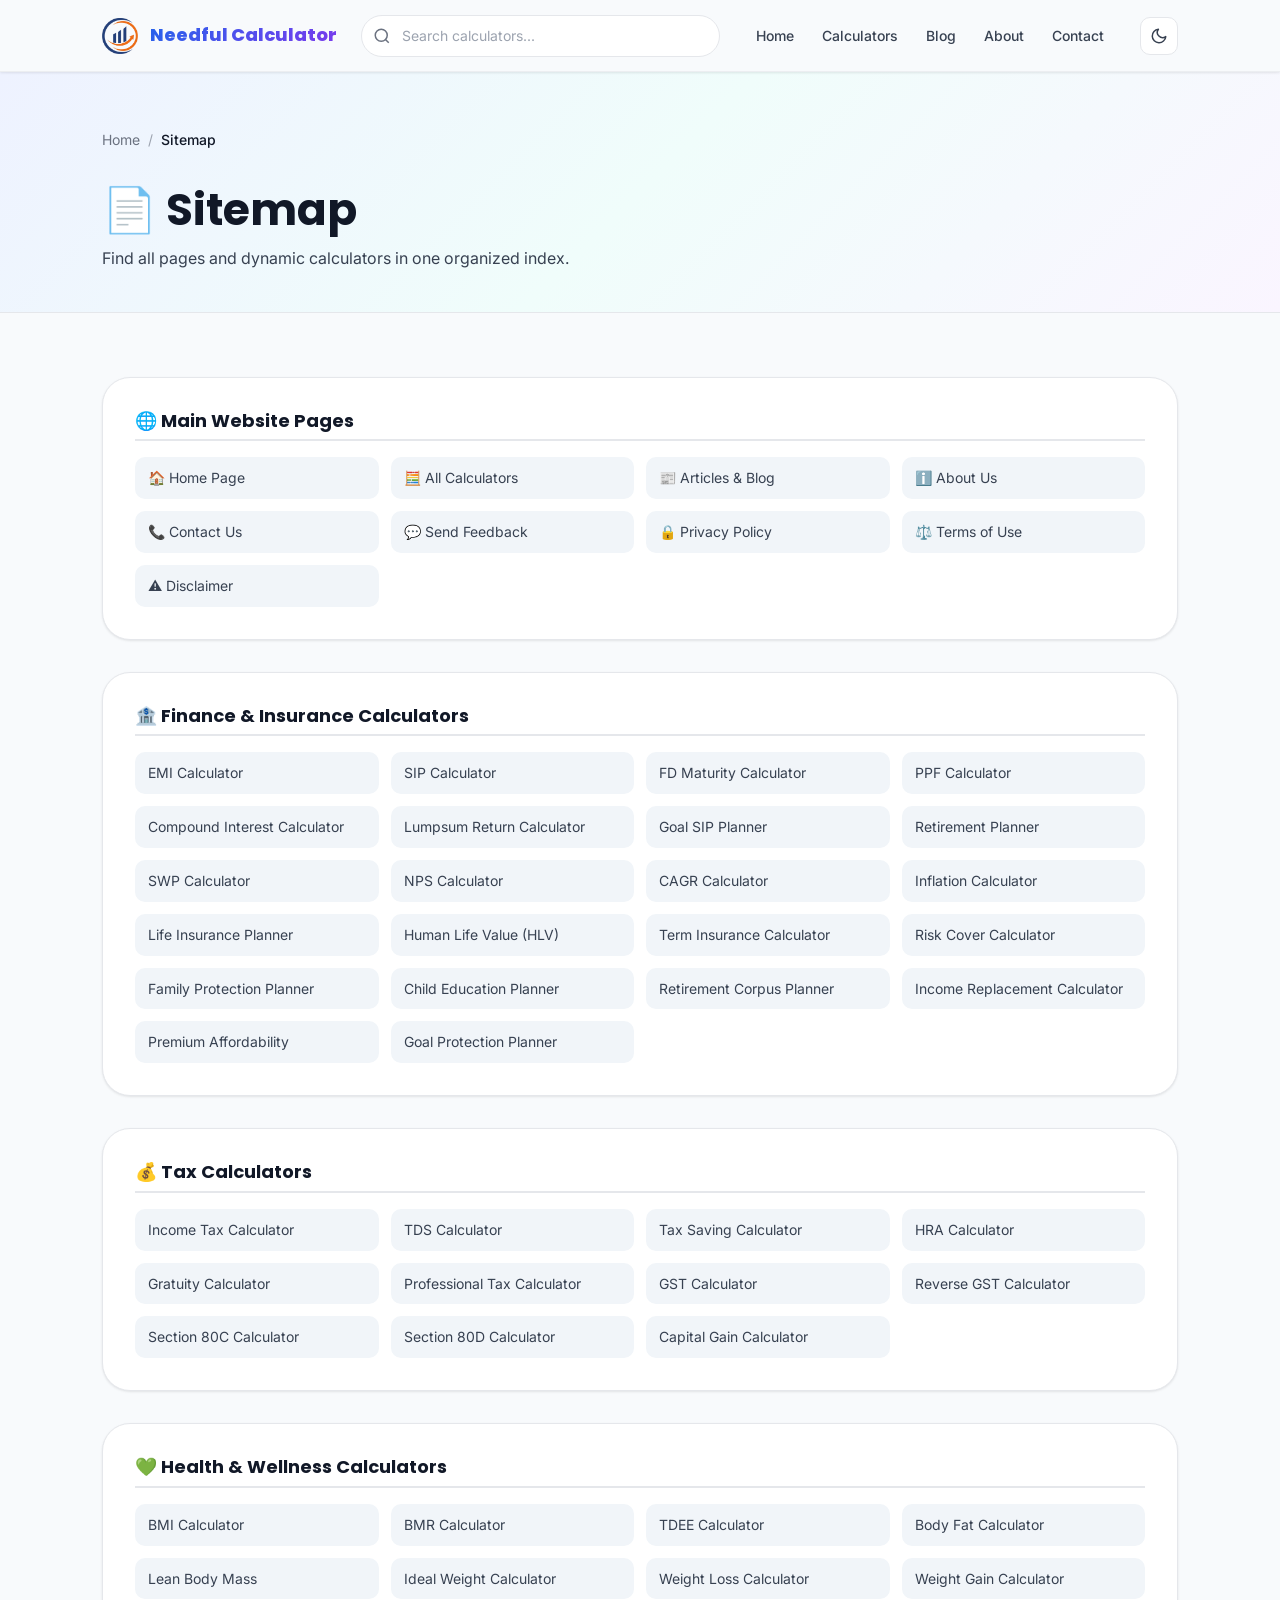
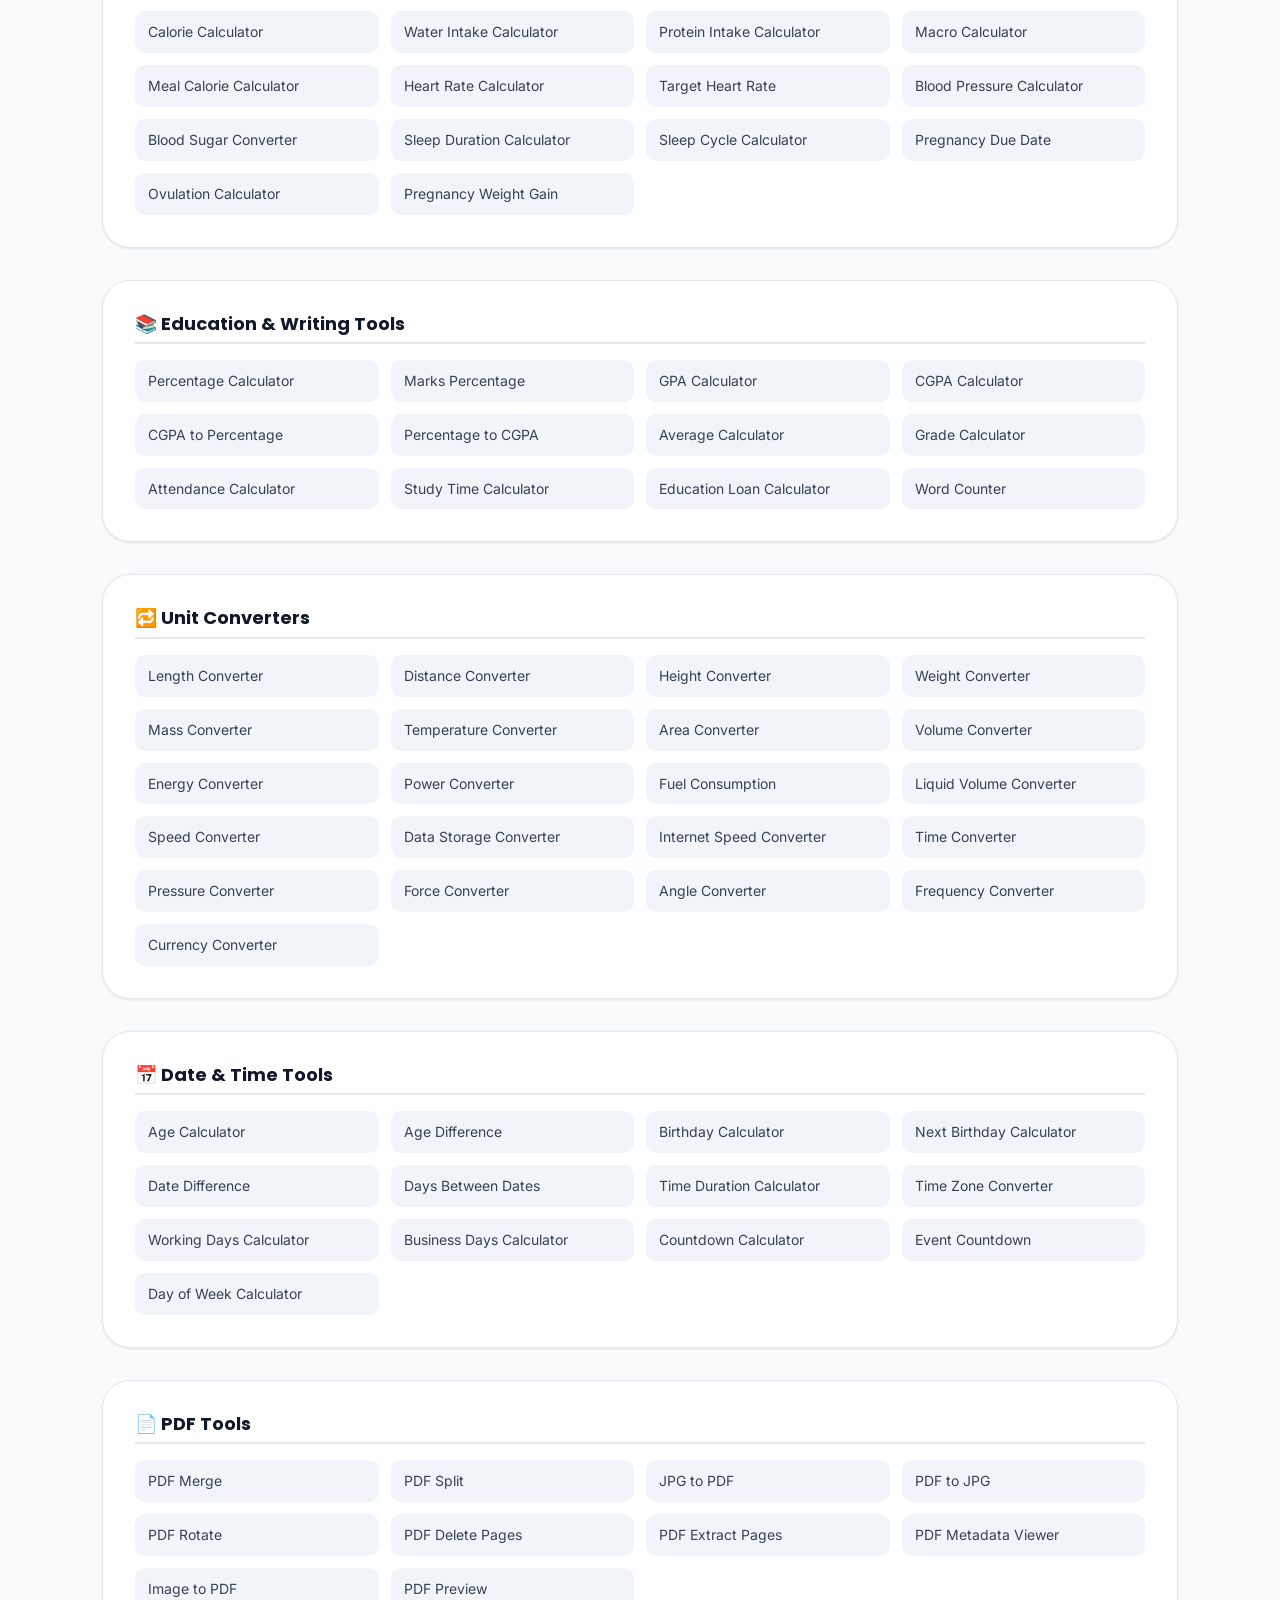
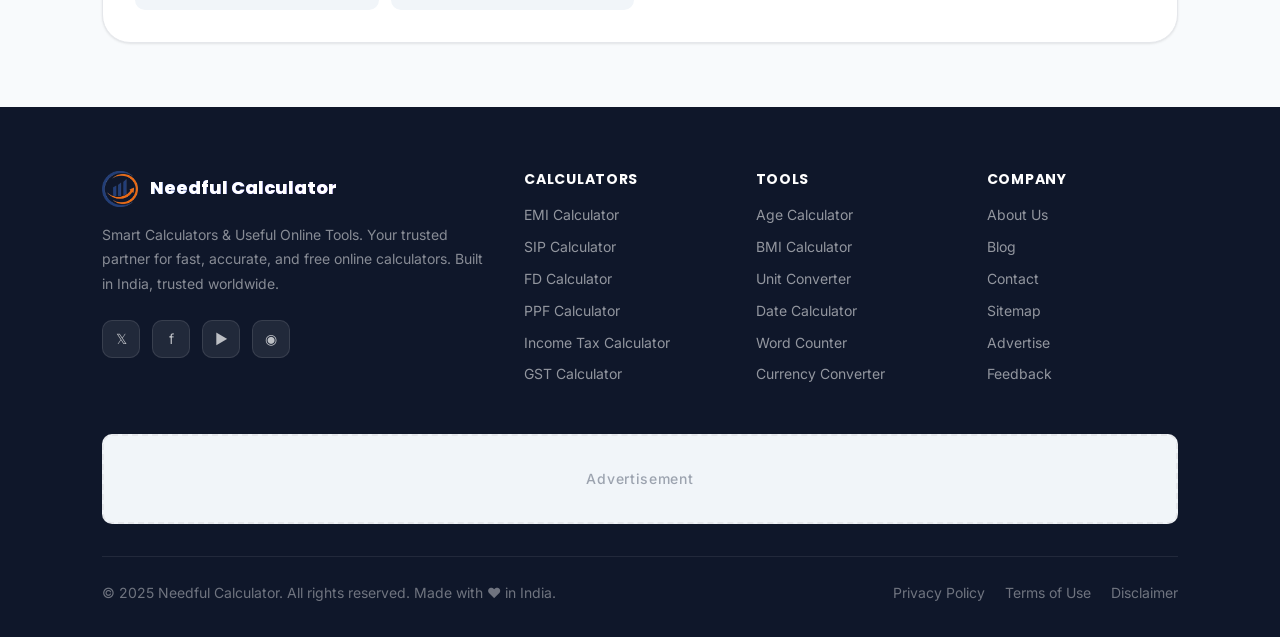
<file: sitemap.html>
<!DOCTYPE html>
<html lang="en" data-theme="light" class="has-sticky-header">
<head>
  <meta charset="UTF-8">
  <meta name="viewport" content="width=device-width, initial-scale=1.0">
  <meta name="theme-color" content="#F8FAFC">
  <meta name="description" content="Sitemap of Needful Calculator. Find all our free online calculators, tools, and resource pages in one organized place.">
  <meta name="robots" content="index, follow">
  <link rel="canonical" href="https://needfulcalculator.com/sitemap.html">
  <title>Sitemap | Needful Calculator</title>

  <link rel="preconnect" href="https://fonts.googleapis.com">
  <link rel="preconnect" href="https://fonts.gstatic.com" crossorigin>
  <link href="https://fonts.googleapis.com/css2?family=Inter:wght@300;400;500;600;700;800&family=Poppins:wght@400;500;600;700;800&display=swap" rel="stylesheet">

  <link rel="stylesheet" href="css/style.css">
  <link rel="stylesheet" href="css/components.css">
  <link rel="stylesheet" href="css/animations.css">
  <link rel="stylesheet" href="css/dark-mode.css">
  <link rel="stylesheet" href="css/responsive.css">

  <style>
    .sitemap-layout {
      display: grid;
      grid-template-columns: 1fr;
      gap: var(--space-8);
    }

    .sitemap-card {
      background: var(--bg-surface);
      border: 1px solid var(--border-color);
      border-radius: var(--radius-2xl);
      padding: var(--space-8);
      box-shadow: var(--shadow-sm);
    }

    .sitemap-card h2 {
      font-size: var(--text-lg);
      font-weight: 700;
      margin-bottom: var(--space-4);
      display: flex;
      align-items: center;
      gap: var(--space-2);
      border-bottom: 2px solid var(--border-color);
      padding-bottom: var(--space-2);
      color: var(--txt-primary);
    }

    .sitemap-links-grid {
      display: grid;
      grid-template-columns: repeat(auto-fill, minmax(240px, 1fr));
      gap: var(--space-3);
    }

    .sitemap-link-item {
      display: flex;
      align-items: center;
      gap: var(--space-2);
      color: var(--txt-secondary);
      text-decoration: none;
      font-size: var(--text-sm);
      padding: var(--space-2) var(--space-3);
      border-radius: var(--radius-md);
      background: var(--bg-muted);
      transition: all var(--transition-fast);
      border: 1px solid transparent;
    }

    .sitemap-link-item:hover {
      color: var(--clr-primary);
      background: var(--clr-primary-light);
      border-color: rgba(37,99,235,0.15);
      transform: translateY(-1px);
    }

    .sitemap-link-item svg {
      color: var(--clr-primary);
      opacity: 0.7;
    }
  </style>
  <script type="application/ld+json">
  {
    "@context": "https://schema.org",
    "@type": "BreadcrumbList",
    "itemListElement": [
      { "@type": "ListItem", "position": 1, "name": "Home", "item": "https://needfulcalculator.com" },
      { "@type": "ListItem", "position": 2, "name": "Sitemap" }
    ]
  }
  </script>
</head>
<body>

<a href="#main-content" class="skip-link">Skip to main content</a>

<!-- HEADER -->
<header class="site-header" role="banner">
  <div class="container header-inner">
    <a href="index.html" class="logo" aria-label="Needful Calculator Home">
      <img src="assets/logos/logo.png" alt="Needful Calculator" width="36" height="36" loading="eager" onerror="this.style.display='none'">
      <span class="logo-text">Needful Calculator</span>
    </a>
    <div class="header-search" role="search">
      <svg class="header-search-icon" viewBox="0 0 24 24" fill="none" stroke="currentColor" stroke-width="2" aria-hidden="true"><circle cx="11" cy="11" r="8"/><path d="M21 21l-4.35-4.35"/></svg>
      <input type="search" id="header-search-input" placeholder="Search calculators..." aria-label="Search" autocomplete="off">
      <div class="search-results" role="listbox" aria-label="Search suggestions"></div>
    </div>
    <nav class="header-nav" aria-label="Main navigation">
      <a href="index.html" class="nav-link">Home</a>
      <a href="category.html" class="nav-link">Calculators</a>
      <a href="blog.html" class="nav-link">Blog</a>
      <a href="about.html" class="nav-link">About</a>
      <a href="contact.html" class="nav-link">Contact</a>
    </nav>
    <button class="theme-toggle" id="theme-toggle" aria-label="Toggle dark mode">
      <svg width="18" height="18" viewBox="0 0 24 24" fill="none" stroke="currentColor" stroke-width="2" stroke-linecap="round" stroke-linejoin="round"><path d="M21 12.79A9 9 0 1 1 11.21 3 7 7 0 0 0 21 12.79z"/></svg>
    </button>
    <button class="hamburger" id="hamburger" aria-label="Open menu" aria-expanded="false" aria-controls="mobile-nav">
      <span></span><span></span><span></span>
    </button>
  </div>
</header>
<nav class="mobile-nav" id="mobile-nav" aria-label="Mobile navigation">
  <div class="mobile-nav-links">
    <a href="index.html">🏠 Home</a>
    <a href="category.html">🧮 All Calculators</a>
    <a href="blog.html">📰 Blog</a>
    <a href="about.html">ℹ️ About</a>
    <a href="contact.html">📞 Contact</a>
  </div>
</nav>

<main id="main-content">
  <!-- Page Header -->
  <div style="background:var(--gradient-hero);padding-block:var(--space-10);border-bottom:1px solid var(--border-color)">
    <div class="container reveal">
      <nav class="breadcrumb" aria-label="Breadcrumb">
        <a href="index.html">Home</a>
        <span class="breadcrumb-sep" aria-hidden="true">/</span>
        <span class="breadcrumb-current" aria-current="page">Sitemap</span>
      </nav>
      <h1 style="font-size:clamp(1.75rem,4vw,2.75rem);margin-top:var(--space-4)">📄 Sitemap</h1>
      <p style="color:var(--txt-secondary);margin-top:var(--space-2)">Find all pages and dynamic calculators in one organized index.</p>
    </div>
  </div>

  <section class="section">
    <div class="container">
      <div class="sitemap-layout">
        <!-- General Pages -->
        <article class="sitemap-card reveal">
          <h2>🌐 Main Website Pages</h2>
          <div class="sitemap-links-grid">
            <a href="index.html" class="sitemap-link-item">🏠 Home Page</a>
            <a href="category.html" class="sitemap-link-item">🧮 All Calculators</a>
            <a href="blog.html" class="sitemap-link-item">📰 Articles & Blog</a>
            <a href="about.html" class="sitemap-link-item">ℹ️ About Us</a>
            <a href="contact.html" class="sitemap-link-item">📞 Contact Us</a>
            <a href="feedback.html" class="sitemap-link-item">💬 Send Feedback</a>
            <a href="privacy-policy.html" class="sitemap-link-item">🔒 Privacy Policy</a>
            <a href="terms.html" class="sitemap-link-item">⚖️ Terms of Use</a>
            <a href="disclaimer.html" class="sitemap-link-item">⚠️ Disclaimer</a>
          </div>
        </article>

        <!-- Finance & Insurance -->
        <article class="sitemap-card reveal">
          <h2>🏦 Finance & Insurance Calculators</h2>
          <div class="sitemap-links-grid">
            <a href="calculator.html?tool=emi-calculator" class="sitemap-link-item">EMI Calculator</a>
            <a href="calculator.html?tool=sip-calculator" class="sitemap-link-item">SIP Calculator</a>
            <a href="calculator.html?tool=fd-calculator" class="sitemap-link-item">FD Maturity Calculator</a>
            <a href="calculator.html?tool=ppf-calculator" class="sitemap-link-item">PPF Calculator</a>
            <a href="calculator.html?tool=compound-interest" class="sitemap-link-item">Compound Interest Calculator</a>
            <a href="calculator.html?tool=lumpsum" class="sitemap-link-item">Lumpsum Return Calculator</a>
            <a href="calculator.html?tool=goal-sip" class="sitemap-link-item">Goal SIP Planner</a>
            <a href="calculator.html?tool=retirement-calculator" class="sitemap-link-item">Retirement Planner</a>
            <a href="calculator.html?tool=swp" class="sitemap-link-item">SWP Calculator</a>
            <a href="calculator.html?tool=nps" class="sitemap-link-item">NPS Calculator</a>
            <a href="calculator.html?tool=cagr" class="sitemap-link-item">CAGR Calculator</a>
            <a href="calculator.html?tool=inflation" class="sitemap-link-item">Inflation Calculator</a>
            <a href="calculator.html?tool=life-insurance" class="sitemap-link-item">Life Insurance Planner</a>
            <a href="calculator.html?tool=human-life-value" class="sitemap-link-item">Human Life Value (HLV)</a>
            <a href="calculator.html?tool=term-insurance" class="sitemap-link-item">Term Insurance Calculator</a>
            <a href="calculator.html?tool=risk-cover" class="sitemap-link-item">Risk Cover Calculator</a>
            <a href="calculator.html?tool=family-protection" class="sitemap-link-item">Family Protection Planner</a>
            <a href="calculator.html?tool=child-education" class="sitemap-link-item">Child Education Planner</a>
            <a href="calculator.html?tool=retirement-corpus" class="sitemap-link-item">Retirement Corpus Planner</a>
            <a href="calculator.html?tool=income-replacement" class="sitemap-link-item">Income Replacement Calculator</a>
            <a href="calculator.html?tool=premium-affordability" class="sitemap-link-item">Premium Affordability</a>
            <a href="calculator.html?tool=goal-protection" class="sitemap-link-item">Goal Protection Planner</a>
          </div>
        </article>

        <!-- Tax Calculators -->
        <article class="sitemap-card reveal">
          <h2>💰 Tax Calculators</h2>
          <div class="sitemap-links-grid">
            <a href="calculator.html?tool=income-tax-calculator" class="sitemap-link-item">Income Tax Calculator</a>
            <a href="calculator.html?tool=tds-calculator" class="sitemap-link-item">TDS Calculator</a>
            <a href="calculator.html?tool=tax-saving-calculator" class="sitemap-link-item">Tax Saving Calculator</a>
            <a href="calculator.html?tool=hra-calculator" class="sitemap-link-item">HRA Calculator</a>
            <a href="calculator.html?tool=gratuity-calculator" class="sitemap-link-item">Gratuity Calculator</a>
            <a href="calculator.html?tool=professional-tax-calculator" class="sitemap-link-item">Professional Tax Calculator</a>
            <a href="calculator.html?tool=gst-calculator" class="sitemap-link-item">GST Calculator</a>
            <a href="calculator.html?tool=reverse-gst-calculator" class="sitemap-link-item">Reverse GST Calculator</a>
            <a href="calculator.html?tool=section-80c-calculator" class="sitemap-link-item">Section 80C Calculator</a>
            <a href="calculator.html?tool=section-80d-calculator" class="sitemap-link-item">Section 80D Calculator</a>
            <a href="calculator.html?tool=capital-gain-calculator" class="sitemap-link-item">Capital Gain Calculator</a>
          </div>
        </article>

        <!-- Health & Wellness -->
        <article class="sitemap-card reveal">
          <h2>💚 Health & Wellness Calculators</h2>
          <div class="sitemap-links-grid">
            <a href="calculator.html?tool=bmi-calculator" class="sitemap-link-item">BMI Calculator</a>
            <a href="calculator.html?tool=bmr-calculator" class="sitemap-link-item">BMR Calculator</a>
            <a href="calculator.html?tool=tdee-calculator" class="sitemap-link-item">TDEE Calculator</a>
            <a href="calculator.html?tool=body-fat-calculator" class="sitemap-link-item">Body Fat Calculator</a>
            <a href="calculator.html?tool=lean-body-mass" class="sitemap-link-item">Lean Body Mass</a>
            <a href="calculator.html?tool=ideal-weight" class="sitemap-link-item">Ideal Weight Calculator</a>
            <a href="calculator.html?tool=weight-loss" class="sitemap-link-item">Weight Loss Calculator</a>
            <a href="calculator.html?tool=weight-gain" class="sitemap-link-item">Weight Gain Calculator</a>
            <a href="calculator.html?tool=calorie-calculator" class="sitemap-link-item">Calorie Calculator</a>
            <a href="calculator.html?tool=water-intake" class="sitemap-link-item">Water Intake Calculator</a>
            <a href="calculator.html?tool=protein-intake" class="sitemap-link-item">Protein Intake Calculator</a>
            <a href="calculator.html?tool=macro-calculator" class="sitemap-link-item">Macro Calculator</a>
            <a href="calculator.html?tool=meal-calorie-calculator" class="sitemap-link-item">Meal Calorie Calculator</a>
            <a href="calculator.html?tool=heart-rate" class="sitemap-link-item">Heart Rate Calculator</a>
            <a href="calculator.html?tool=target-heart-rate" class="sitemap-link-item">Target Heart Rate</a>
            <a href="calculator.html?tool=blood-pressure" class="sitemap-link-item">Blood Pressure Calculator</a>
            <a href="calculator.html?tool=blood-sugar-converter" class="sitemap-link-item">Blood Sugar Converter</a>
            <a href="calculator.html?tool=sleep-calculator" class="sitemap-link-item">Sleep Duration Calculator</a>
            <a href="calculator.html?tool=sleep-cycle" class="sitemap-link-item">Sleep Cycle Calculator</a>
            <a href="calculator.html?tool=pregnancy-due-date" class="sitemap-link-item">Pregnancy Due Date</a>
            <a href="calculator.html?tool=ovulation-calculator" class="sitemap-link-item">Ovulation Calculator</a>
            <a href="calculator.html?tool=pregnancy-weight-gain" class="sitemap-link-item">Pregnancy Weight Gain</a>
          </div>
        </article>

        <!-- Education & Writing -->
        <article class="sitemap-card reveal">
          <h2>📚 Education & Writing Tools</h2>
          <div class="sitemap-links-grid">
            <a href="calculator.html?tool=percentage-calculator" class="sitemap-link-item">Percentage Calculator</a>
            <a href="calculator.html?tool=marks-percentage-calculator" class="sitemap-link-item">Marks Percentage</a>
            <a href="calculator.html?tool=gpa-calculator" class="sitemap-link-item">GPA Calculator</a>
            <a href="calculator.html?tool=cgpa-calculator" class="sitemap-link-item">CGPA Calculator</a>
            <a href="calculator.html?tool=cgpa-to-percentage" class="sitemap-link-item">CGPA to Percentage</a>
            <a href="calculator.html?tool=percentage-to-cgpa" class="sitemap-link-item">Percentage to CGPA</a>
            <a href="calculator.html?tool=average-calculator" class="sitemap-link-item">Average Calculator</a>
            <a href="calculator.html?tool=grade-calculator" class="sitemap-link-item">Grade Calculator</a>
            <a href="calculator.html?tool=attendance-calculator" class="sitemap-link-item">Attendance Calculator</a>
            <a href="calculator.html?tool=study-time-calculator" class="sitemap-link-item">Study Time Calculator</a>
            <a href="calculator.html?tool=education-loan" class="sitemap-link-item">Education Loan Calculator</a>
            <a href="calculator.html?tool=word-counter" class="sitemap-link-item">Word Counter</a>
          </div>
        </article>

        <!-- Unit Converters -->
        <article class="sitemap-card reveal">
          <h2>🔁 Unit Converters</h2>
          <div class="sitemap-links-grid">
            <a href="calculator.html?tool=length-converter" class="sitemap-link-item">Length Converter</a>
            <a href="calculator.html?tool=distance-converter" class="sitemap-link-item">Distance Converter</a>
            <a href="calculator.html?tool=height-converter" class="sitemap-link-item">Height Converter</a>
            <a href="calculator.html?tool=weight-converter" class="sitemap-link-item">Weight Converter</a>
            <a href="calculator.html?tool=mass-converter" class="sitemap-link-item">Mass Converter</a>
            <a href="calculator.html?tool=temperature-converter" class="sitemap-link-item">Temperature Converter</a>
            <a href="calculator.html?tool=area-converter" class="sitemap-link-item">Area Converter</a>
            <a href="calculator.html?tool=volume-converter" class="sitemap-link-item">Volume Converter</a>
            <a href="calculator.html?tool=energy-converter" class="sitemap-link-item">Energy Converter</a>
            <a href="calculator.html?tool=power-converter" class="sitemap-link-item">Power Converter</a>
            <a href="calculator.html?tool=fuel-consumption-converter" class="sitemap-link-item">Fuel Consumption</a>
            <a href="calculator.html?tool=liquid-volume-converter" class="sitemap-link-item">Liquid Volume Converter</a>
            <a href="calculator.html?tool=speed-converter" class="sitemap-link-item">Speed Converter</a>
            <a href="calculator.html?tool=data-storage-converter" class="sitemap-link-item">Data Storage Converter</a>
            <a href="calculator.html?tool=internet-speed-converter" class="sitemap-link-item">Internet Speed Converter</a>
            <a href="calculator.html?tool=time-converter" class="sitemap-link-item">Time Converter</a>
            <a href="calculator.html?tool=pressure-converter" class="sitemap-link-item">Pressure Converter</a>
            <a href="calculator.html?tool=force-converter" class="sitemap-link-item">Force Converter</a>
            <a href="calculator.html?tool=angle-converter" class="sitemap-link-item">Angle Converter</a>
            <a href="calculator.html?tool=frequency-converter" class="sitemap-link-item">Frequency Converter</a>
            <a href="calculator.html?tool=currency-converter" class="sitemap-link-item">Currency Converter</a>
          </div>
        </article>

        <!-- Date & Time -->
        <article class="sitemap-card reveal">
          <h2>📅 Date & Time Tools</h2>
          <div class="sitemap-links-grid">
            <a href="calculator.html?tool=age-calculator" class="sitemap-link-item">Age Calculator</a>
            <a href="calculator.html?tool=age-difference" class="sitemap-link-item">Age Difference</a>
            <a href="calculator.html?tool=birthday-calculator" class="sitemap-link-item">Birthday Calculator</a>
            <a href="calculator.html?tool=next-birthday" class="sitemap-link-item">Next Birthday Calculator</a>
            <a href="calculator.html?tool=date-difference" class="sitemap-link-item">Date Difference</a>
            <a href="calculator.html?tool=days-between-dates" class="sitemap-link-item">Days Between Dates</a>
            <a href="calculator.html?tool=time-duration" class="sitemap-link-item">Time Duration Calculator</a>
            <a href="calculator.html?tool=time-zone-converter" class="sitemap-link-item">Time Zone Converter</a>
            <a href="calculator.html?tool=working-days" class="sitemap-link-item">Working Days Calculator</a>
            <a href="calculator.html?tool=business-days" class="sitemap-link-item">Business Days Calculator</a>
            <a href="calculator.html?tool=countdown-calculator" class="sitemap-link-item">Countdown Calculator</a>
            <a href="calculator.html?tool=event-countdown" class="sitemap-link-item">Event Countdown</a>
            <a href="calculator.html?tool=day-of-week" class="sitemap-link-item">Day of Week Calculator</a>
          </div>
        </article>

        <!-- PDF Tools -->
        <article class="sitemap-card reveal">
          <h2>📄 PDF Tools</h2>
          <div class="sitemap-links-grid">
            <a href="calculator.html?tool=pdf-merge" class="sitemap-link-item">PDF Merge</a>
            <a href="calculator.html?tool=pdf-split" class="sitemap-link-item">PDF Split</a>
            <a href="calculator.html?tool=jpg-to-pdf" class="sitemap-link-item">JPG to PDF</a>
            <a href="calculator.html?tool=pdf-to-jpg" class="sitemap-link-item">PDF to JPG</a>
            <a href="calculator.html?tool=pdf-rotate" class="sitemap-link-item">PDF Rotate</a>
            <a href="calculator.html?tool=pdf-delete-pages" class="sitemap-link-item">PDF Delete Pages</a>
            <a href="calculator.html?tool=pdf-extract-pages" class="sitemap-link-item">PDF Extract Pages</a>
            <a href="calculator.html?tool=pdf-metadata-viewer" class="sitemap-link-item">PDF Metadata Viewer</a>
            <a href="calculator.html?tool=image-to-pdf" class="sitemap-link-item">Image to PDF</a>
            <a href="calculator.html?tool=pdf-preview" class="sitemap-link-item">PDF Preview</a>
          </div>
        </article>
      </div>
    </div>
  </section>
</main>

<!-- FOOTER -->
<footer class="site-footer" role="contentinfo" aria-label="Site footer">
  <div class="container">
    <div class="footer-top">
      <div class="footer-brand">
        <a href="index.html" class="logo">
          <img src="assets/logos/logo.png" alt="Needful Calculator" width="32" height="32" loading="lazy" onerror="this.style.display='none'">
          <span class="logo-text">Needful Calculator</span>
        </a>
        <p class="footer-desc">Smart Calculators & Useful Online Tools. Your trusted partner for fast, accurate, and free online calculators. Built in India, trusted worldwide.</p>
        <div class="footer-social" aria-label="Social media links">
          <a href="#" class="social-btn" aria-label="Twitter">𝕏</a>
          <a href="#" class="social-btn" aria-label="Facebook">f</a>
          <a href="#" class="social-btn" aria-label="YouTube">▶</a>
          <a href="#" class="social-btn" aria-label="Instagram">◉</a>
        </div>
      </div>

      <div class="footer-col">
        <h4>Calculators</h4>
        <nav class="footer-links" aria-label="Calculator links">
          <a href="calculator.html?tool=emi-calculator">EMI Calculator</a>
          <a href="calculator.html?tool=sip-calculator">SIP Calculator</a>
          <a href="calculator.html?tool=fd-calculator">FD Calculator</a>
          <a href="calculator.html?tool=ppf-calculator">PPF Calculator</a>
          <a href="calculator.html?tool=income-tax-calculator">Income Tax Calculator</a>
          <a href="calculator.html?tool=gst-calculator">GST Calculator</a>
        </nav>
      </div>

      <div class="footer-col">
        <h4>Tools</h4>
        <nav class="footer-links" aria-label="Tool links">
          <a href="calculator.html?tool=age-calculator">Age Calculator</a>
          <a href="calculator.html?tool=bmi-calculator">BMI Calculator</a>
          <a href="calculator.html?tool=length-converter">Unit Converter</a>
          <a href="calculator.html?tool=date-difference">Date Calculator</a>
          <a href="calculator.html?tool=word-counter">Word Counter</a>
          <a href="calculator.html?tool=currency-converter">Currency Converter</a>
        </nav>
      </div>

      <div class="footer-col">
        <h4>Company</h4>
        <nav class="footer-links" aria-label="Company links">
          <a href="about.html">About Us</a>
          <a href="blog.html">Blog</a>
          <a href="contact.html">Contact</a>
          <a href="sitemap.html">Sitemap</a>
          <a href="contact.html">Advertise</a>
          <a href="feedback.html">Feedback</a>
        </nav>
      </div>
    </div>

    <div class="ad-slot" aria-label="Advertisement" role="complementary" style="margin-bottom:var(--space-8)">
      <span>Advertisement</span>
    </div>

    <div class="footer-bottom">
      <p>© 2025 Needful Calculator. All rights reserved. Made with ❤️ in India.</p>
      <nav class="footer-legal" aria-label="Legal links">
        <a href="privacy-policy.html">Privacy Policy</a>
        <a href="terms.html">Terms of Use</a>
        <a href="disclaimer.html">Disclaimer</a>
      </nav>
    </div>
  </div>
</footer>

<script src="js/main.js" defer></script>
<script src="js/calculator.js" defer></script>
<script src="js/search.js" defer></script>
<script src="js/animations.js" defer></script>
</body>
</html>
</file>
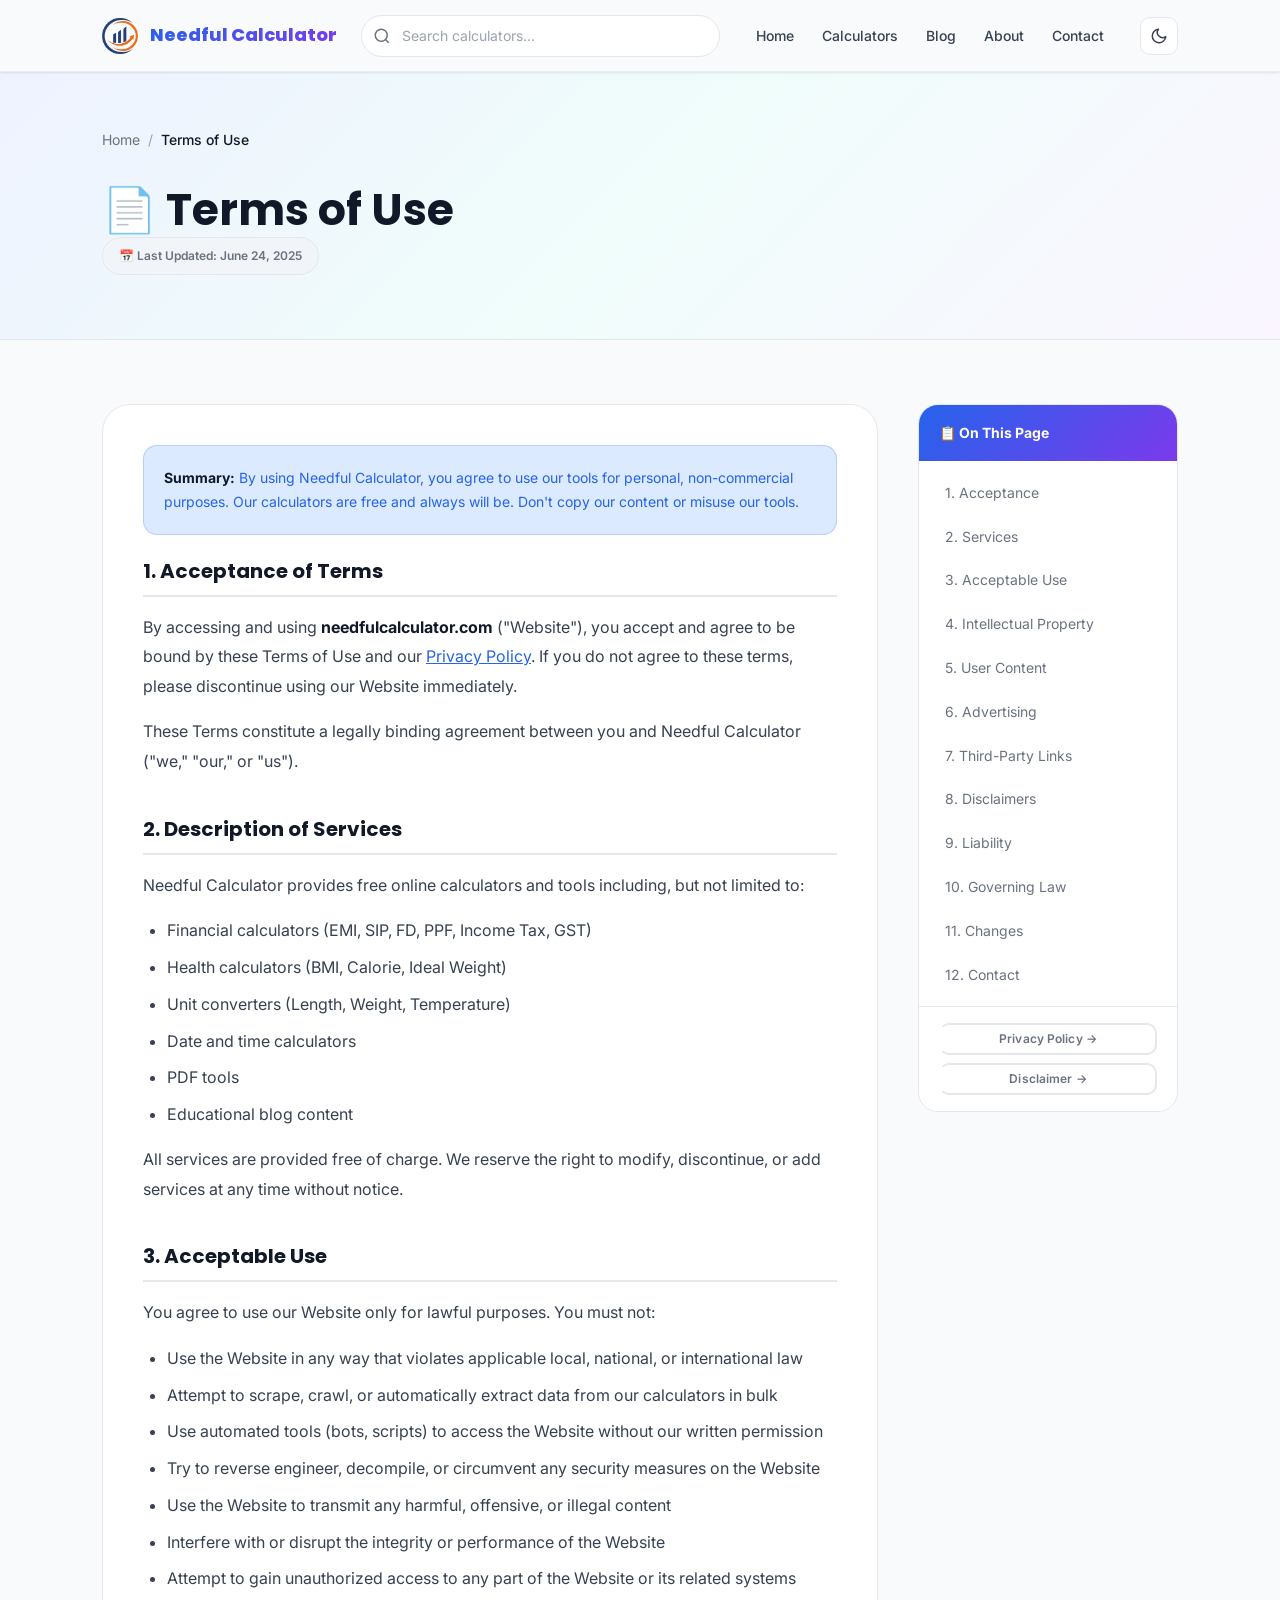
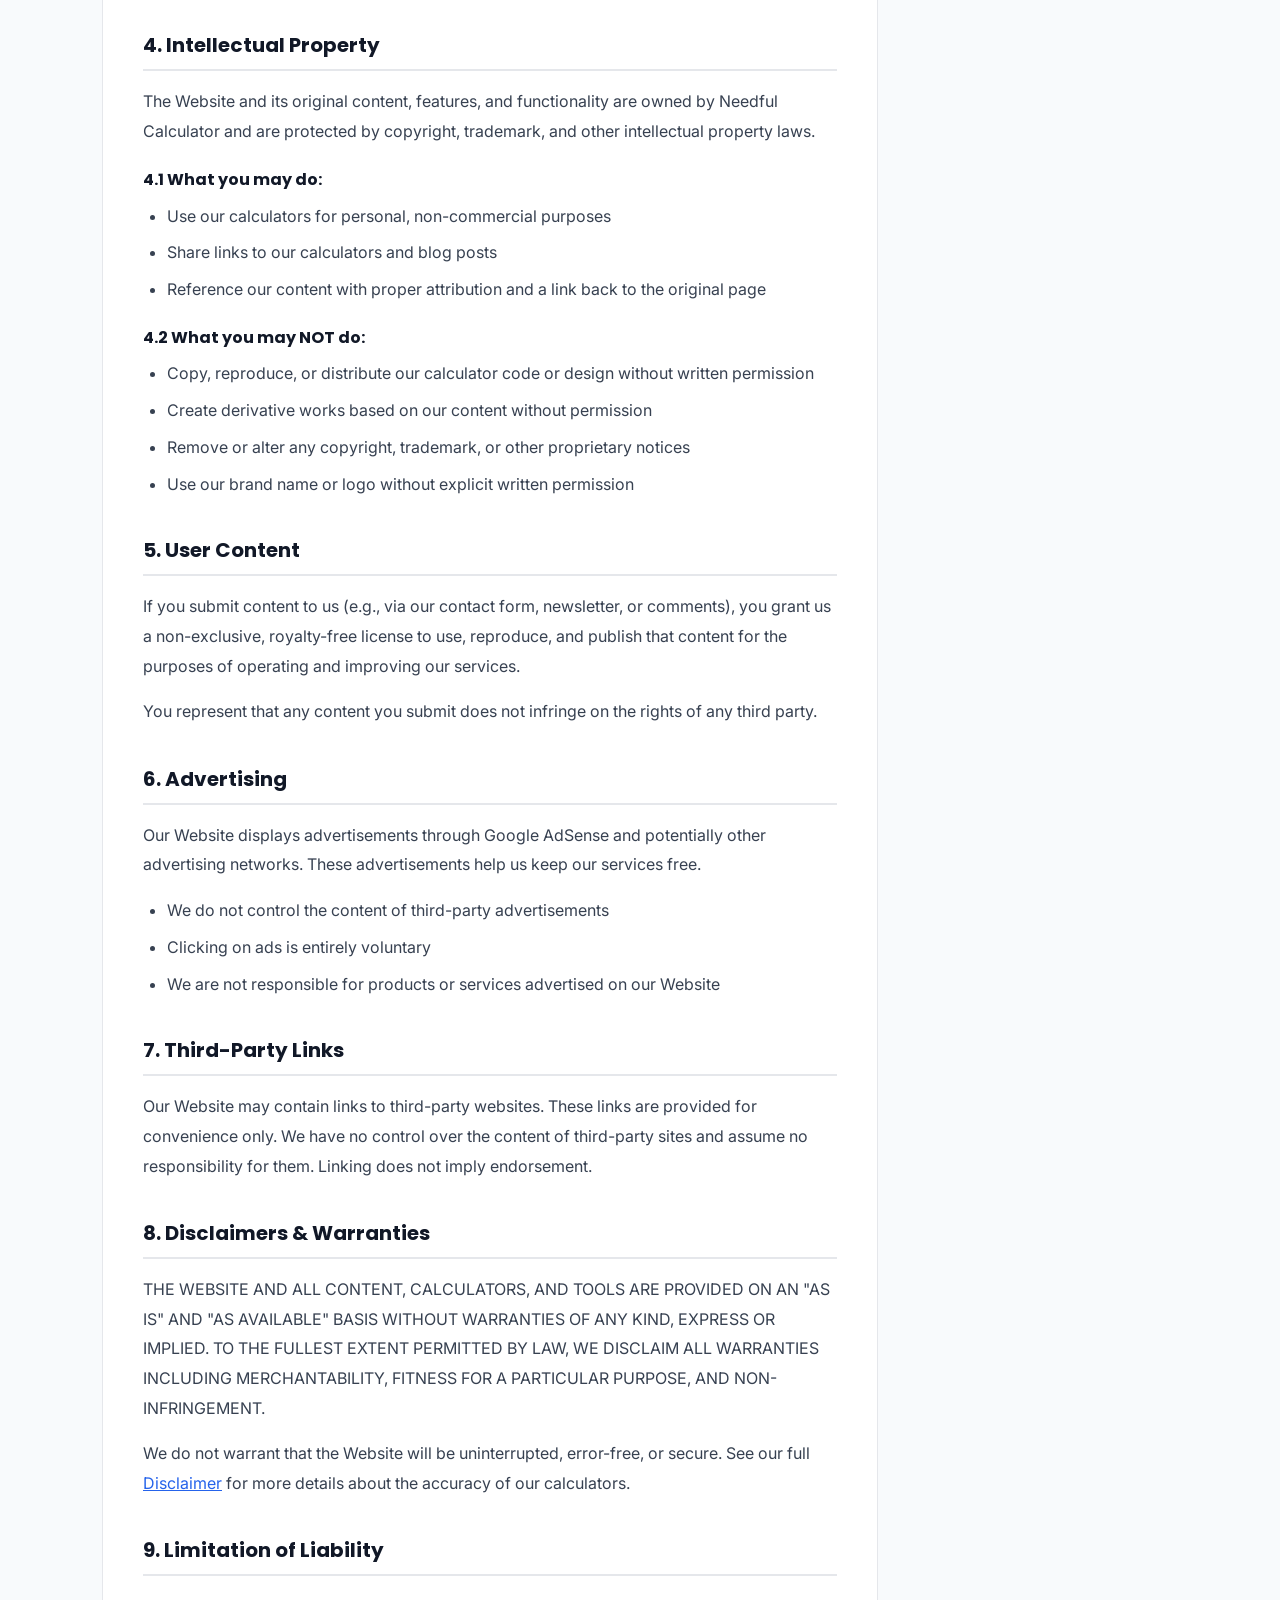
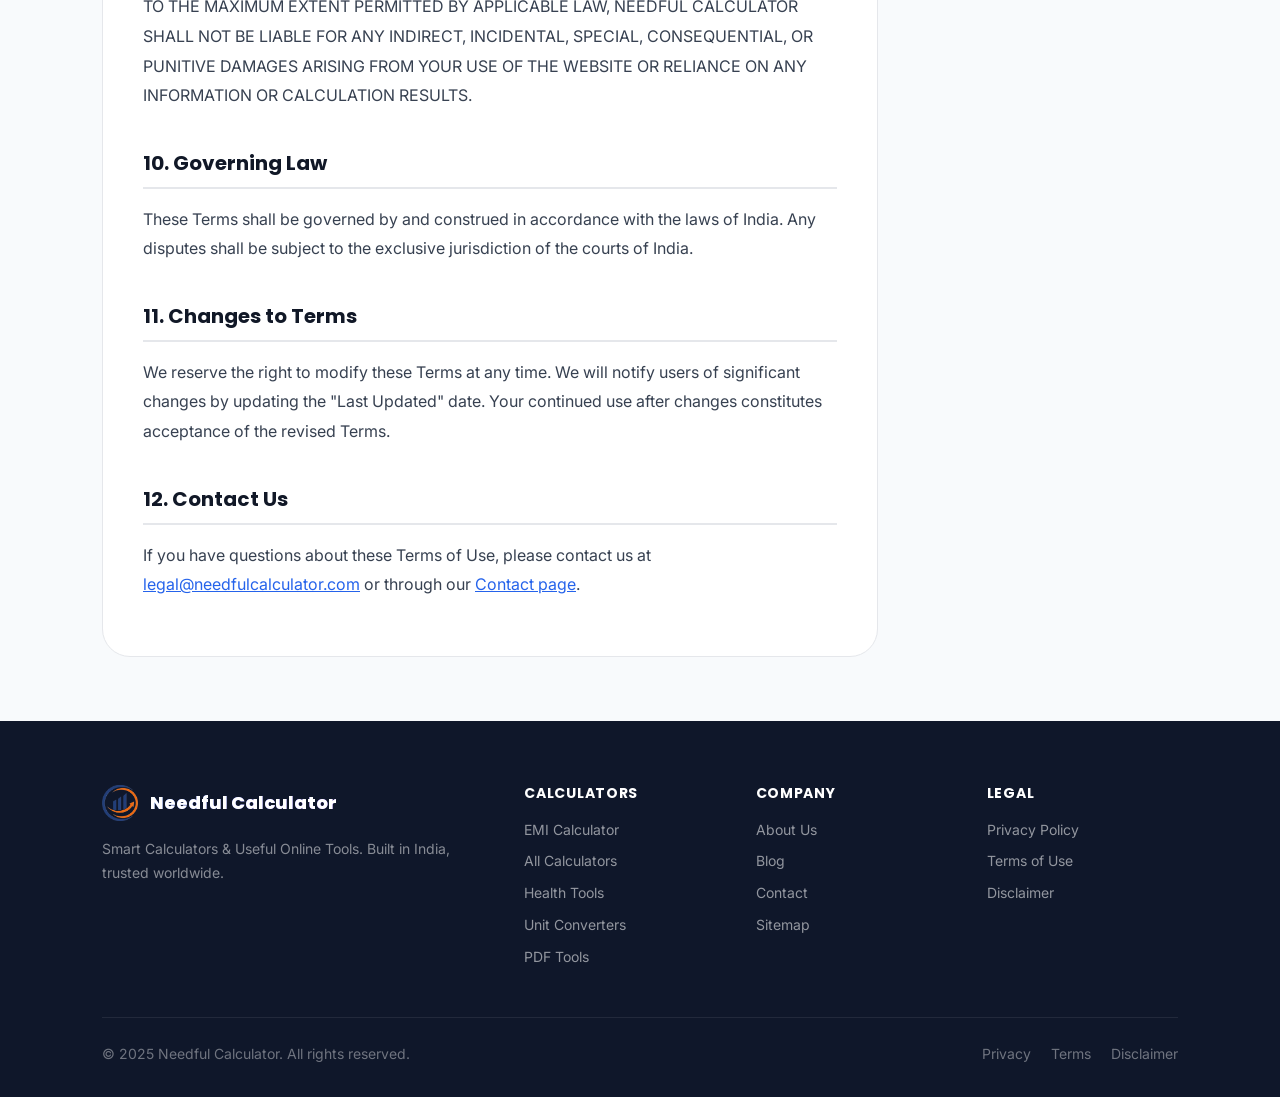
<file: terms.html>
<!DOCTYPE html>
<html lang="en" data-theme="light" class="has-sticky-header">
<head>
  <meta charset="UTF-8">
  <meta name="viewport" content="width=device-width, initial-scale=1.0">
  <meta name="theme-color" content="#F8FAFC">
  <meta name="description" content="Terms of Use for Needful Calculator — Read our terms of service covering acceptable use, intellectual property, limitations, and your agreement with us.">
  <meta name="robots" content="index, follow">
  <link rel="canonical" href="https://needfulcalculator.com/terms">
  <title>Terms of Use | Needful Calculator</title>

  <link rel="preconnect" href="https://fonts.googleapis.com">
  <link rel="preconnect" href="https://fonts.gstatic.com" crossorigin>
  <link href="https://fonts.googleapis.com/css2?family=Inter:wght@300;400;500;600;700;800&family=Poppins:wght@400;500;600;700;800&display=swap" rel="stylesheet">

  <link rel="stylesheet" href="css/style.css">
  <link rel="stylesheet" href="css/components.css">
  <link rel="stylesheet" href="css/animations.css">
  <link rel="stylesheet" href="css/dark-mode.css">
  <link rel="stylesheet" href="css/responsive.css">

  <style>
    .legal-layout { display: grid; grid-template-columns: 1fr 260px; gap: var(--space-10); align-items: start; }
    .legal-content { background: var(--bg-surface); border: 1px solid var(--border-color); border-radius: var(--radius-2xl); padding: var(--space-10); }
    .legal-content h2 { font-size: var(--text-xl); font-weight: 700; margin-top: var(--space-10); margin-bottom: var(--space-4); padding-bottom: var(--space-3); border-bottom: 2px solid var(--border-color); }
    .legal-content h2:first-of-type { margin-top: 0; }
    .legal-content h3 { font-size: var(--text-base); font-weight: 700; margin-top: var(--space-6); margin-bottom: var(--space-3); }
    .legal-content p { font-size: var(--text-base); color: var(--txt-secondary); line-height: 1.85; margin-bottom: var(--space-4); }
    .legal-content ul, .legal-content ol { padding-left: var(--space-6); margin-bottom: var(--space-4); color: var(--txt-secondary); }
    .legal-content ul { list-style: disc; }
    .legal-content ol { list-style: decimal; }
    .legal-content li { line-height: 1.8; margin-bottom: var(--space-2); }
    .legal-content a { color: var(--clr-primary); text-decoration: underline; }
    .legal-content strong { color: var(--txt-primary); }
    .legal-highlight { background: var(--clr-primary-light); border: 1px solid rgba(37,99,235,0.2); border-radius: var(--radius-lg); padding: var(--space-5); margin-bottom: var(--space-6); font-size: var(--text-sm); color: var(--clr-primary); line-height: 1.7; }
    [data-theme="dark"] .legal-highlight { background: rgba(37,99,235,0.1); color: #93C5FD; }
    .legal-toc { background: var(--bg-surface); border: 1px solid var(--border-color); border-radius: var(--radius-xl); overflow: hidden; position: sticky; top: calc(var(--header-height) + var(--space-4)); }
    .legal-toc-header { background: var(--gradient-brand); color: white; padding: var(--space-4) var(--space-5); font-weight: 700; font-size: var(--text-sm); }
    .legal-toc nav { padding: var(--space-3); display: flex; flex-direction: column; gap: var(--space-1); }
    .legal-toc a { font-size: var(--text-sm); color: var(--txt-muted); padding: var(--space-2) var(--space-3); border-radius: var(--radius-md); text-decoration: none; transition: all var(--transition-fast); border-left: 2px solid transparent; }
    .legal-toc a:hover { color: var(--clr-primary); background: var(--clr-primary-light); border-left-color: var(--clr-primary); }
    .last-updated { display: inline-flex; align-items: center; gap: var(--space-2); background: var(--bg-muted); border: 1px solid var(--border-color); border-radius: var(--radius-full); padding: var(--space-2) var(--space-4); font-size: var(--text-xs); font-weight: 600; color: var(--txt-muted); margin-bottom: var(--space-6); }
    @media (max-width: 1024px) { .legal-layout { grid-template-columns: 1fr; } .legal-toc { position: relative; top: auto; } }
  </style>
  <script type="application/ld+json">
  {
    "@context": "https://schema.org",
    "@type": "BreadcrumbList",
    "itemListElement": [
      { "@type": "ListItem", "position": 1, "name": "Home", "item": "https://needfulcalculator.com" },
      { "@type": "ListItem", "position": 2, "name": "Terms of Use" }
    ]
  }
  </script>
</head>
<body>

<a href="#main-content" class="skip-link">Skip to main content</a>

<header class="site-header" role="banner">
  <div class="container header-inner">
    <a href="index.html" class="logo" aria-label="Needful Calculator Home">
      <img src="assets/logos/logo.png" alt="Needful Calculator" width="36" height="36" loading="eager" onerror="this.style.display='none'">
      <span class="logo-text">Needful Calculator</span>
    </a>
    <div class="header-search" role="search">
      <svg class="header-search-icon" viewBox="0 0 24 24" fill="none" stroke="currentColor" stroke-width="2" aria-hidden="true"><circle cx="11" cy="11" r="8"/><path d="M21 21l-4.35-4.35"/></svg>
      <input type="search" id="header-search-input" placeholder="Search calculators..." aria-label="Search" autocomplete="off">
      <div class="search-results" role="listbox" aria-label="Search suggestions"></div>
    </div>
    <nav class="header-nav" aria-label="Main navigation">
      <a href="index.html" class="nav-link">Home</a>
      <a href="category.html" class="nav-link">Calculators</a>
      <a href="blog.html" class="nav-link">Blog</a>
      <a href="about.html" class="nav-link">About</a>
      <a href="contact.html" class="nav-link">Contact</a>
    </nav>
    <button class="theme-toggle" id="theme-toggle" aria-label="Toggle dark mode">
      <svg width="18" height="18" viewBox="0 0 24 24" fill="none" stroke="currentColor" stroke-width="2" stroke-linecap="round" stroke-linejoin="round"><path d="M21 12.79A9 9 0 1 1 11.21 3 7 7 0 0 0 21 12.79z"/></svg>
    </button>
    <button class="hamburger" id="hamburger" aria-label="Open menu" aria-expanded="false" aria-controls="mobile-nav">
      <span></span><span></span><span></span>
    </button>
  </div>
</header>
<nav class="mobile-nav" id="mobile-nav" aria-label="Mobile navigation">
  <div class="mobile-nav-links">
    <a href="index.html">🏠 Home</a>
    <a href="category.html">🧮 All Calculators</a>
    <a href="blog.html">📰 Blog</a>
    <a href="about.html">ℹ️ About</a>
    <a href="contact.html">📞 Contact</a>
  </div>
</nav>

<main id="main-content">
  <div style="background:var(--gradient-hero);padding-block:var(--space-10);border-bottom:1px solid var(--border-color)">
    <div class="container reveal">
      <nav class="breadcrumb" aria-label="Breadcrumb">
        <a href="index.html">Home</a>
        <span class="breadcrumb-sep" aria-hidden="true">/</span>
        <span class="breadcrumb-current" aria-current="page">Terms of Use</span>
      </nav>
      <h1 style="font-size:clamp(1.75rem,4vw,2.75rem);margin-top:var(--space-4)">📄 Terms of Use</h1>
      <div class="last-updated">📅 Last Updated: June 24, 2025</div>
    </div>
  </div>

  <section class="section">
    <div class="container">
      <div class="legal-layout">
        <article class="legal-content reveal">
          <div class="legal-highlight">
            <strong>Summary:</strong> By using Needful Calculator, you agree to use our tools for personal, non-commercial purposes. Our calculators are free and always will be. Don't copy our content or misuse our tools.
          </div>

          <h2 id="t-acceptance">1. Acceptance of Terms</h2>
          <p>By accessing and using <strong>needfulcalculator.com</strong> ("Website"), you accept and agree to be bound by these Terms of Use and our <a href="privacy-policy.html">Privacy Policy</a>. If you do not agree to these terms, please discontinue using our Website immediately.</p>
          <p>These Terms constitute a legally binding agreement between you and Needful Calculator ("we," "our," or "us").</p>

          <h2 id="t-services">2. Description of Services</h2>
          <p>Needful Calculator provides free online calculators and tools including, but not limited to:</p>
          <ul>
            <li>Financial calculators (EMI, SIP, FD, PPF, Income Tax, GST)</li>
            <li>Health calculators (BMI, Calorie, Ideal Weight)</li>
            <li>Unit converters (Length, Weight, Temperature)</li>
            <li>Date and time calculators</li>
            <li>PDF tools</li>
            <li>Educational blog content</li>
          </ul>
          <p>All services are provided free of charge. We reserve the right to modify, discontinue, or add services at any time without notice.</p>

          <h2 id="t-acceptable">3. Acceptable Use</h2>
          <p>You agree to use our Website only for lawful purposes. You must not:</p>
          <ul>
            <li>Use the Website in any way that violates applicable local, national, or international law</li>
            <li>Attempt to scrape, crawl, or automatically extract data from our calculators in bulk</li>
            <li>Use automated tools (bots, scripts) to access the Website without our written permission</li>
            <li>Try to reverse engineer, decompile, or circumvent any security measures on the Website</li>
            <li>Use the Website to transmit any harmful, offensive, or illegal content</li>
            <li>Interfere with or disrupt the integrity or performance of the Website</li>
            <li>Attempt to gain unauthorized access to any part of the Website or its related systems</li>
          </ul>

          <h2 id="t-ip">4. Intellectual Property</h2>
          <p>The Website and its original content, features, and functionality are owned by Needful Calculator and are protected by copyright, trademark, and other intellectual property laws.</p>

          <h3>4.1 What you may do:</h3>
          <ul>
            <li>Use our calculators for personal, non-commercial purposes</li>
            <li>Share links to our calculators and blog posts</li>
            <li>Reference our content with proper attribution and a link back to the original page</li>
          </ul>

          <h3>4.2 What you may NOT do:</h3>
          <ul>
            <li>Copy, reproduce, or distribute our calculator code or design without written permission</li>
            <li>Create derivative works based on our content without permission</li>
            <li>Remove or alter any copyright, trademark, or other proprietary notices</li>
            <li>Use our brand name or logo without explicit written permission</li>
          </ul>

          <h2 id="t-usercon">5. User Content</h2>
          <p>If you submit content to us (e.g., via our contact form, newsletter, or comments), you grant us a non-exclusive, royalty-free license to use, reproduce, and publish that content for the purposes of operating and improving our services.</p>
          <p>You represent that any content you submit does not infringe on the rights of any third party.</p>

          <h2 id="t-ads">6. Advertising</h2>
          <p>Our Website displays advertisements through Google AdSense and potentially other advertising networks. These advertisements help us keep our services free.</p>
          <ul>
            <li>We do not control the content of third-party advertisements</li>
            <li>Clicking on ads is entirely voluntary</li>
            <li>We are not responsible for products or services advertised on our Website</li>
          </ul>

          <h2 id="t-thirdparty">7. Third-Party Links</h2>
          <p>Our Website may contain links to third-party websites. These links are provided for convenience only. We have no control over the content of third-party sites and assume no responsibility for them. Linking does not imply endorsement.</p>

          <h2 id="t-disclaimer">8. Disclaimers & Warranties</h2>
          <p>THE WEBSITE AND ALL CONTENT, CALCULATORS, AND TOOLS ARE PROVIDED ON AN "AS IS" AND "AS AVAILABLE" BASIS WITHOUT WARRANTIES OF ANY KIND, EXPRESS OR IMPLIED. TO THE FULLEST EXTENT PERMITTED BY LAW, WE DISCLAIM ALL WARRANTIES INCLUDING MERCHANTABILITY, FITNESS FOR A PARTICULAR PURPOSE, AND NON-INFRINGEMENT.</p>
          <p>We do not warrant that the Website will be uninterrupted, error-free, or secure. See our full <a href="disclaimer.html">Disclaimer</a> for more details about the accuracy of our calculators.</p>

          <h2 id="t-limitation">9. Limitation of Liability</h2>
          <p>TO THE MAXIMUM EXTENT PERMITTED BY APPLICABLE LAW, NEEDFUL CALCULATOR SHALL NOT BE LIABLE FOR ANY INDIRECT, INCIDENTAL, SPECIAL, CONSEQUENTIAL, OR PUNITIVE DAMAGES ARISING FROM YOUR USE OF THE WEBSITE OR RELIANCE ON ANY INFORMATION OR CALCULATION RESULTS.</p>

          <h2 id="t-governing">10. Governing Law</h2>
          <p>These Terms shall be governed by and construed in accordance with the laws of India. Any disputes shall be subject to the exclusive jurisdiction of the courts of India.</p>

          <h2 id="t-changes">11. Changes to Terms</h2>
          <p>We reserve the right to modify these Terms at any time. We will notify users of significant changes by updating the "Last Updated" date. Your continued use after changes constitutes acceptance of the revised Terms.</p>

          <h2 id="t-contact">12. Contact Us</h2>
          <p>If you have questions about these Terms of Use, please contact us at <a href="mailto:legal@needfulcalculator.com">legal@needfulcalculator.com</a> or through our <a href="contact.html">Contact page</a>.</p>
        </article>

        <aside class="legal-toc reveal reveal-delay-2">
          <div class="legal-toc-header">📋 On This Page</div>
          <nav aria-label="Terms sections">
            <a href="#t-acceptance" class="toc-item">1. Acceptance</a>
            <a href="#t-services" class="toc-item">2. Services</a>
            <a href="#t-acceptable" class="toc-item">3. Acceptable Use</a>
            <a href="#t-ip" class="toc-item">4. Intellectual Property</a>
            <a href="#t-usercon" class="toc-item">5. User Content</a>
            <a href="#t-ads" class="toc-item">6. Advertising</a>
            <a href="#t-thirdparty" class="toc-item">7. Third-Party Links</a>
            <a href="#t-disclaimer" class="toc-item">8. Disclaimers</a>
            <a href="#t-limitation" class="toc-item">9. Liability</a>
            <a href="#t-governing" class="toc-item">10. Governing Law</a>
            <a href="#t-changes" class="toc-item">11. Changes</a>
            <a href="#t-contact" class="toc-item">12. Contact</a>
          </nav>
          <div style="padding:var(--space-4) var(--space-5);border-top:1px solid var(--border-color);display:flex;flex-direction:column;gap:var(--space-2)">
            <a href="privacy-policy.html" class="btn btn-ghost" style="width:100%;font-size:var(--text-xs);padding:0.5rem 1rem">Privacy Policy →</a>
            <a href="disclaimer.html" class="btn btn-ghost" style="width:100%;font-size:var(--text-xs);padding:0.5rem 1rem">Disclaimer →</a>
          </div>
        </aside>
      </div>
    </div>
  </section>
</main>

<footer class="site-footer" role="contentinfo">
  <div class="container">
    <div class="footer-top">
      <div class="footer-brand">
        <a href="index.html" class="logo">
          <img src="assets/logos/logo.png" alt="Needful Calculator" width="32" height="32" loading="lazy" onerror="this.style.display='none'">
          <span class="logo-text">Needful Calculator</span>
        </a>
        <p class="footer-desc">Smart Calculators & Useful Online Tools. Built in India, trusted worldwide.</p>
      </div>
      <div class="footer-col">
        <h4>Calculators</h4>
        <nav class="footer-links">
          <a href="calculator.html?tool=emi-calculator">EMI Calculator</a>
          <a href="category.html">All Calculators</a>
          <a href="category.html#health">Health Tools</a>
          <a href="category.html#unit">Unit Converters</a>
          <a href="category.html#pdf">PDF Tools</a>
        </nav>
      </div>
      <div class="footer-col">
        <h4>Company</h4>
        <nav class="footer-links">
          <a href="about.html">About Us</a>
          <a href="blog.html">Blog</a>
          <a href="contact.html">Contact</a>
          <a href="sitemap.html">Sitemap</a>
        </nav>
      </div>
      <div class="footer-col">
        <h4>Legal</h4>
        <nav class="footer-links">
          <a href="privacy-policy.html">Privacy Policy</a>
          <a href="terms.html">Terms of Use</a>
          <a href="disclaimer.html">Disclaimer</a>
        </nav>
      </div>
    </div>
    <div class="footer-bottom">
      <p>© 2025 Needful Calculator. All rights reserved.</p>
      <nav class="footer-legal"><a href="privacy-policy.html">Privacy</a><a href="terms.html">Terms</a><a href="disclaimer.html">Disclaimer</a></nav>
    </div>
  </div>
</footer>

<script src="js/main.js" defer></script>
<script src="js/calculator.js" defer></script>
  <script src="js/search.js" defer></script>
<script src="js/animations.js" defer></script>
</body>
</html>
</file>
<file: css/style.css>
/* ============================================================
   NEEDFUL CALCULATOR — Global Design System
   style.css
   ============================================================ */

/* ─── Google Fonts ─── */
@import url('https://fonts.googleapis.com/css2?family=Inter:wght@300;400;500;600;700;800&family=Poppins:wght@400;500;600;700;800&display=swap');

/* ─── CSS Custom Properties (Light Mode) ─── */
:root {
  /* Brand Colors */
  --clr-primary:       #2563EB;
  --clr-primary-dark:  #1D4ED8;
  --clr-primary-light: #DBEAFE;
  --clr-secondary:     #7C3AED;
  --clr-accent:        #06B6D4;
  --clr-accent-light:  #CFFAFE;

  /* Gradients */
  --gradient-brand:    linear-gradient(135deg, #2563EB 0%, #7C3AED 100%);
  --gradient-accent:   linear-gradient(135deg, #06B6D4 0%, #2563EB 100%);
  --gradient-hero:     linear-gradient(135deg, #EEF2FF 0%, #F0FDFB 50%, #FAF5FF 100%);
  --gradient-card:     linear-gradient(145deg, rgba(255,255,255,0.9) 0%, rgba(255,255,255,0.7) 100%);

  /* Surfaces */
  --bg-body:           #F8FAFC;
  --bg-surface:        #FFFFFF;
  --bg-muted:          #F1F5F9;
  --bg-glass:          rgba(255, 255, 255, 0.7);

  /* Text */
  --txt-primary:       #111827;
  --txt-secondary:     #374151;
  --txt-muted:         #6B7280;
  --txt-light:         #9CA3AF;
  --txt-inverse:       #FFFFFF;

  /* Borders */
  --border-color:      #E5E7EB;
  --border-focus:      #2563EB;

  /* Shadows */
  --shadow-sm:         0 1px 3px rgba(0,0,0,0.06), 0 1px 2px rgba(0,0,0,0.04);
  --shadow-md:         0 4px 16px rgba(0,0,0,0.08), 0 2px 6px rgba(0,0,0,0.04);
  --shadow-lg:         0 12px 40px rgba(0,0,0,0.1), 0 4px 12px rgba(0,0,0,0.06);
  --shadow-xl:         0 24px 64px rgba(0,0,0,0.12), 0 8px 24px rgba(0,0,0,0.06);
  --shadow-brand:      0 8px 32px rgba(37, 99, 235, 0.25);
  --shadow-glow:       0 0 40px rgba(37, 99, 235, 0.15);

  /* Typography */
  --font-body:         'Inter', -apple-system, BlinkMacSystemFont, sans-serif;
  --font-heading:      'Poppins', -apple-system, BlinkMacSystemFont, sans-serif;

  --text-xs:    0.75rem;   /* 12px */
  --text-sm:    0.875rem;  /* 14px */
  --text-base:  1rem;      /* 16px */
  --text-lg:    1.125rem;  /* 18px */
  --text-xl:    1.25rem;   /* 20px */
  --text-2xl:   1.5rem;    /* 24px */
  --text-3xl:   1.875rem;  /* 30px */
  --text-4xl:   2.25rem;   /* 36px */
  --text-5xl:   3rem;      /* 48px */
  --text-6xl:   3.75rem;   /* 60px */

  /* Spacing */
  --space-1:    0.25rem;
  --space-2:    0.5rem;
  --space-3:    0.75rem;
  --space-4:    1rem;
  --space-5:    1.25rem;
  --space-6:    1.5rem;
  --space-8:    2rem;
  --space-10:   2.5rem;
  --space-12:   3rem;
  --space-16:   4rem;
  --space-20:   5rem;
  --space-24:   6rem;

  /* Border Radius */
  --radius-sm:   6px;
  --radius-md:   10px;
  --radius-lg:   14px;
  --radius-xl:   20px;
  --radius-2xl:  28px;
  --radius-full: 9999px;

  /* Transitions */
  --transition-fast:   0.15s ease;
  --transition-base:   0.25s ease;
  --transition-slow:   0.4s ease;

  /* Layout */
  --container-max:     1280px;
  --container-pad:     clamp(1rem, 5vw, 2rem);
  --header-height:     72px;

  /* Ad slots — fixed heights to prevent CLS */
  --ad-banner-h:       90px;
  --ad-rect-h:         250px;
  --ad-leaderboard-h:  90px;
}

/* ─── CSS Reset ─── */
*, *::before, *::after {
  box-sizing: border-box;
  margin: 0;
  padding: 0;
}

html {
  font-size: 16px;
  scroll-behavior: smooth;
  -webkit-text-size-adjust: 100%;
  overflow-x: hidden;
}

body {
  font-family: var(--font-body);
  font-size: var(--text-base);
  color: var(--txt-primary);
  background-color: var(--bg-body);
  line-height: 1.7;
  -webkit-font-smoothing: antialiased;
  -moz-osx-font-smoothing: grayscale;
}

img, video, svg {
  display: block;
  max-width: 100%;
}

a {
  color: var(--clr-primary);
  text-decoration: none;
  transition: color var(--transition-fast);
}

a:hover { color: var(--clr-primary-dark); }

ul, ol { list-style: none; }

button {
  font-family: var(--font-body);
  cursor: pointer;
  border: none;
  background: none;
}

input, select, textarea {
  font-family: var(--font-body);
  font-size: var(--text-base);
}

h1, h2, h3, h4, h5, h6 {
  font-family: var(--font-heading);
  line-height: 1.2;
  font-weight: 700;
  color: var(--txt-primary);
}

/* ─── Layout Utilities ─── */
.container {
  width: 100%;
  max-width: var(--container-max);
  margin-inline: auto;
  padding-inline: var(--container-pad);
}

.section { padding-block: var(--space-16); }
.section-sm { padding-block: var(--space-10); }
.section-lg { padding-block: var(--space-24); }

/* Grid helpers */
.grid-2 { display: grid; grid-template-columns: repeat(2, 1fr); gap: var(--space-6); }
.grid-3 { display: grid; grid-template-columns: repeat(3, 1fr); gap: var(--space-6); }
.grid-4 { display: grid; grid-template-columns: repeat(4, 1fr); gap: var(--space-6); }
.grid-6 { display: grid; grid-template-columns: repeat(6, 1fr); gap: var(--space-4); }

/* Flex helpers */
.flex { display: flex; }
.flex-col { display: flex; flex-direction: column; }
.items-center { align-items: center; }
.justify-center { justify-content: center; }
.justify-between { justify-content: space-between; }
.gap-2 { gap: var(--space-2); }
.gap-3 { gap: var(--space-3); }
.gap-4 { gap: var(--space-4); }
.gap-6 { gap: var(--space-6); }

/* Text utilities */
.text-center { text-align: center; }
.text-muted { color: var(--txt-muted); }
.text-sm { font-size: var(--text-sm); }
.text-lg { font-size: var(--text-lg); }
.font-medium { font-weight: 500; }
.font-semibold { font-weight: 600; }

/* Spacing */
.mt-4 { margin-top: var(--space-4); }
.mt-6 { margin-top: var(--space-6); }
.mt-8 { margin-top: var(--space-8); }
.mb-4 { margin-bottom: var(--space-4); }
.mb-6 { margin-bottom: var(--space-6); }
.mb-8 { margin-bottom: var(--space-8); }

/* ─── Section Labels ─── */
.section-eyebrow {
  display: inline-flex;
  align-items: center;
  gap: var(--space-2);
  font-size: var(--text-xs);
  font-weight: 700;
  letter-spacing: 0.1em;
  text-transform: uppercase;
  color: var(--clr-primary);
  background: var(--clr-primary-light);
  padding: var(--space-1) var(--space-3);
  border-radius: var(--radius-full);
  margin-bottom: var(--space-4);
}

.section-title {
  font-size: clamp(var(--text-2xl), 4vw, var(--text-4xl));
  font-weight: 800;
  color: var(--txt-primary);
  margin-bottom: var(--space-3);
  line-height: 1.15;
}

.section-subtitle {
  font-size: var(--text-lg);
  color: var(--txt-muted);
  max-width: 600px;
  margin-inline: auto;
  line-height: 1.6;
}

/* ─── Badge ─── */
.badge {
  display: inline-flex;
  align-items: center;
  gap: 4px;
  font-size: var(--text-xs);
  font-weight: 600;
  padding: 3px 10px;
  border-radius: var(--radius-full);
}
.badge-primary { background: var(--clr-primary-light); color: var(--clr-primary); }
.badge-accent   { background: var(--clr-accent-light); color: #0E7490; }
.badge-new      { background: #DCFCE7; color: #166534; }
.badge-trending { background: #FEF3C7; color: #92400E; }

/* ─── Ad Slots ─── */
.ad-slot {
  width: 100%;
  min-height: var(--ad-banner-h);
  background: var(--bg-muted);
  border: 2px dashed var(--border-color);
  border-radius: var(--radius-md);
  display: flex;
  align-items: center;
  justify-content: center;
  color: var(--txt-light);
  font-size: var(--text-sm);
  font-weight: 500;
  letter-spacing: 0.05em;
  margin-block: var(--space-6);
  overflow: hidden;
  contain: layout;
}

.ad-slot-rectangle {
  min-height: var(--ad-rect-h);
}

.ad-slot-leaderboard {
  min-height: var(--ad-leaderboard-h);
  max-width: 728px;
  margin-inline: auto;
}

/* ─── Breadcrumb ─── */
.breadcrumb {
  display: flex;
  align-items: center;
  gap: var(--space-2);
  font-size: var(--text-sm);
  color: var(--txt-muted);
  flex-wrap: wrap;
  padding-block: var(--space-4);
}
.breadcrumb a { color: var(--txt-muted); }
.breadcrumb a:hover { color: var(--clr-primary); }
.breadcrumb-sep { color: var(--txt-light); }
.breadcrumb-current { color: var(--txt-primary); font-weight: 500; }

/* ─── Scrollbar ─── */
::-webkit-scrollbar { width: 8px; }
::-webkit-scrollbar-track { background: var(--bg-muted); }
::-webkit-scrollbar-thumb { background: #CBD5E1; border-radius: 4px; }
::-webkit-scrollbar-thumb:hover { background: #94A3B8; }

/* ─── Selection ─── */
::selection {
  background: var(--clr-primary-light);
  color: var(--clr-primary-dark);
}

/* ─── Focus Ring ─── */
:focus-visible {
  outline: 2px solid var(--clr-primary);
  outline-offset: 3px;
}

/* ─── Skip Link (Accessibility) ─── */
.skip-link {
  position: absolute;
  top: -100px;
  left: var(--space-4);
  background: var(--clr-primary);
  color: white;
  padding: var(--space-3) var(--space-6);
  border-radius: var(--radius-md);
  font-weight: 600;
  z-index: 9999;
  transition: top var(--transition-fast);
}
.skip-link:focus { top: var(--space-4); }

/* ─── Sticky Header Offset ─── */
.has-sticky-header {
  scroll-padding-top: calc(var(--header-height) + var(--space-4));
}

/* ─── Divider ─── */
.divider {
  height: 1px;
  background: var(--border-color);
  margin-block: var(--space-8);
}

/* ─── Visually Hidden (Screen reader only) ─── */
.sr-only {
  position: absolute;
  width: 1px;
  height: 1px;
  padding: 0;
  margin: -1px;
  overflow: hidden;
  clip: rect(0,0,0,0);
  white-space: nowrap;
  border: 0;
}

/* ─── Responsive Breakpoints ─── */
@media (max-width: 1024px) {
  .grid-4 { grid-template-columns: repeat(2, 1fr); }
  .grid-6 { grid-template-columns: repeat(3, 1fr); }
}

@media (max-width: 768px) {
  .grid-2, .grid-3 { grid-template-columns: 1fr; }
  .grid-4 { grid-template-columns: repeat(2, 1fr); }
  .grid-6 { grid-template-columns: repeat(2, 1fr); }
  .section { padding-block: var(--space-12); }
  .section-lg { padding-block: var(--space-16); }
}

@media (max-width: 480px) {
  .grid-4, .grid-6 { grid-template-columns: 1fr; }
}
</file>
<file: css/components.css>
/* ============================================================
   NEEDFUL CALCULATOR — Reusable Components
   components.css
   ============================================================ */

/* ═══════════════════════════════════════════════
   1. HEADER
═══════════════════════════════════════════════ */
.site-header {
  position: sticky;
  top: 0;
  z-index: 1000;
  background: inherit;
  height: var(--header-height);
  border-bottom: 1px solid rgba(229, 231, 235, 0.6);
  box-shadow: var(--shadow-sm);
  transition: background var(--transition-base), box-shadow var(--transition-base);
  width: 100%;
  max-width: 100vw;
}

.header-inner {
  height: 100%;
  display: flex;
  align-items: center;
  gap: var(--space-6);
  min-width: 0;
}

/* Logo */
.logo {
  display: flex;
  align-items: center;
  gap: var(--space-3);
  flex-shrink: 0;
  text-decoration: none;
}

.logo img {
  height: 36px;
  width: auto;
}

.logo-text {
  font-family: var(--font-heading);
  font-size: var(--text-lg);
  font-weight: 800;
  background: var(--gradient-brand);
  -webkit-background-clip: text;
  -webkit-text-fill-color: transparent;
  background-clip: text;
  white-space: nowrap;
}

/* Header Search */
.header-search {
  flex: 1;
  max-width: 480px;
  position: relative;
}

.header-search input {
  width: 100%;
  height: 42px;
  border: 1.5px solid var(--border-color);
  border-radius: var(--radius-full);
  padding: 0 var(--space-5) 0 var(--space-10);
  font-size: var(--text-sm);
  background: var(--bg-surface);
  color: var(--txt-primary);
  transition: all var(--transition-fast);
  outline: none;
}

.header-search input:focus {
  border-color: var(--clr-primary);
  box-shadow: 0 0 0 3px rgba(37, 99, 235, 0.1);
}

.header-search input::placeholder { color: var(--txt-light); }

.header-search-icon {
  position: absolute;
  left: var(--space-3);
  top: 50%;
  transform: translateY(-50%);
  color: var(--txt-muted);
  pointer-events: none;
  width: 18px;
  height: 18px;
}

/* Header Nav */
.header-nav {
  display: flex;
  align-items: center;
  gap: var(--space-1);
}

.nav-link {
  font-size: var(--text-sm);
  font-weight: 500;
  color: var(--txt-secondary);
  padding: var(--space-2) var(--space-3);
  border-radius: var(--radius-md);
  transition: all var(--transition-fast);
  white-space: nowrap;
}

.nav-link:hover {
  color: var(--clr-primary);
  background: var(--clr-primary-light);
}

.nav-link.active {
  color: var(--clr-primary);
  background: var(--clr-primary-light);
}

/* Dropdown */
.nav-item { position: relative; }

.nav-dropdown {
  position: absolute;
  top: calc(100% + 8px);
  left: 50%;
  transform: translateX(-50%);
  min-width: 220px;
  background: var(--bg-surface);
  border: 1px solid var(--border-color);
  border-radius: var(--radius-lg);
  box-shadow: var(--shadow-lg);
  padding: var(--space-2);
  opacity: 0;
  visibility: hidden;
  transform: translateX(-50%) translateY(-8px);
  transition: all var(--transition-base);
  z-index: 100;
}

.nav-item:hover .nav-dropdown,
.nav-item:focus-within .nav-dropdown {
  opacity: 1;
  visibility: visible;
  transform: translateX(-50%) translateY(0);
}

.nav-dropdown a {
  display: flex;
  align-items: center;
  gap: var(--space-3);
  padding: var(--space-2) var(--space-3);
  border-radius: var(--radius-md);
  font-size: var(--text-sm);
  color: var(--txt-secondary);
  transition: all var(--transition-fast);
}

.nav-dropdown a:hover {
  color: var(--clr-primary);
  background: var(--bg-muted);
}

/* Dark mode toggle */
.theme-toggle {
  width: 38px;
  height: 38px;
  border-radius: var(--radius-md);
  border: 1.5px solid var(--border-color);
  background: var(--bg-surface);
  color: var(--txt-secondary);
  display: flex;
  align-items: center;
  justify-content: center;
  cursor: pointer;
  transition: all var(--transition-fast);
  flex-shrink: 0;
}

.theme-toggle:hover {
  border-color: var(--clr-primary);
  color: var(--clr-primary);
  background: var(--clr-primary-light);
}

/* Hamburger */
.hamburger {
  display: none;
  flex-direction: column;
  justify-content: center;
  gap: 5px;
  width: 38px;
  height: 38px;
  cursor: pointer;
  padding: var(--space-2);
  border-radius: var(--radius-md);
  border: 1.5px solid var(--border-color);
  background: var(--bg-surface);
  transition: all var(--transition-fast);
}

.hamburger span {
  display: block;
  width: 100%;
  height: 2px;
  background: var(--txt-secondary);
  border-radius: 2px;
  transition: all var(--transition-base);
}

.hamburger.open span:nth-child(1) { transform: translateY(7px) rotate(45deg); }
.hamburger.open span:nth-child(2) { opacity: 0; transform: scaleX(0); }
.hamburger.open span:nth-child(3) { transform: translateY(-7px) rotate(-45deg); }

/* Mobile Nav */
.mobile-nav {
  position: fixed;
  top: var(--header-height);
  left: 0;
  right: 0;
  bottom: 0;
  background: var(--bg-surface);
  z-index: 999;
  padding: var(--space-6);
  overflow-y: auto;
  transform: translateX(-100%);
  transition: transform var(--transition-base);
}

.mobile-nav.open { transform: translateX(0); }

.mobile-nav-links {
  display: flex;
  flex-direction: column;
  gap: var(--space-1);
}

.mobile-nav-links a {
  display: block;
  padding: var(--space-3) var(--space-4);
  font-size: var(--text-base);
  font-weight: 500;
  color: var(--txt-secondary);
  border-radius: var(--radius-md);
  transition: all var(--transition-fast);
}

.mobile-nav-links a:hover {
  color: var(--clr-primary);
  background: var(--clr-primary-light);
}

/* ═══════════════════════════════════════════════
   2. BUTTONS
═══════════════════════════════════════════════ */
.btn {
  display: inline-flex;
  align-items: center;
  justify-content: center;
  gap: var(--space-2);
  font-size: var(--text-sm);
  font-weight: 600;
  padding: 0.6875rem 1.5rem;
  border-radius: var(--radius-lg);
  border: 2px solid transparent;
  cursor: pointer;
  transition: all var(--transition-base);
  white-space: nowrap;
  letter-spacing: 0.01em;
  text-decoration: none;
  line-height: 1;
}

.btn:focus-visible {
  outline: 2px solid var(--clr-primary);
  outline-offset: 3px;
}

.btn-primary {
  background: var(--gradient-brand);
  color: white;
  box-shadow: var(--shadow-brand);
}

.btn-primary:hover {
  transform: translateY(-2px);
  box-shadow: 0 12px 36px rgba(37, 99, 235, 0.35);
  color: white;
}

.btn-primary:active { transform: translateY(0); }

.btn-secondary {
  background: var(--bg-surface);
  color: var(--clr-primary);
  border-color: var(--clr-primary);
}

.btn-secondary:hover {
  background: var(--clr-primary-light);
  transform: translateY(-2px);
  box-shadow: var(--shadow-md);
}

.btn-ghost {
  background: transparent;
  color: var(--txt-secondary);
  border-color: var(--border-color);
}

.btn-ghost:hover {
  background: var(--bg-muted);
  border-color: var(--txt-secondary);
  color: var(--txt-primary);
}

.btn-sm {
  font-size: var(--text-xs);
  padding: 0.45rem 1rem;
  border-radius: var(--radius-md);
}

.btn-lg {
  font-size: var(--text-base);
  padding: 1rem 2rem;
  border-radius: var(--radius-xl);
}

.btn-icon {
  width: 40px;
  height: 40px;
  padding: 0;
  border-radius: var(--radius-md);
}

/* ═══════════════════════════════════════════════
   3. CALCULATOR CARDS
═══════════════════════════════════════════════ */
.tool-card {
  background: var(--bg-surface);
  border: 1px solid var(--border-color);
  border-radius: var(--radius-xl);
  padding: var(--space-6);
  display: flex;
  flex-direction: column;
  gap: var(--space-3);
  transition: all var(--transition-base);
  cursor: pointer;
  position: relative;
  overflow: hidden;
}

.tool-card::before {
  content: '';
  position: absolute;
  inset: 0;
  background: var(--gradient-brand);
  opacity: 0;
  transition: opacity var(--transition-base);
  z-index: 0;
}

.tool-card:hover {
  transform: translateY(-6px);
  box-shadow: var(--shadow-xl);
  border-color: transparent;
}

.tool-card:hover::before { opacity: 0.04; }

.tool-card * { position: relative; z-index: 1; }

.tool-card-icon {
  width: 52px;
  height: 52px;
  border-radius: var(--radius-lg);
  background: var(--gradient-brand);
  display: flex;
  align-items: center;
  justify-content: center;
  font-size: 1.5rem;
  flex-shrink: 0;
  box-shadow: 0 4px 14px rgba(37, 99, 235, 0.25);
}

.tool-card-name {
  font-family: var(--font-heading);
  font-size: var(--text-base);
  font-weight: 700;
  color: var(--txt-primary);
  transition: color var(--transition-fast);
}

.tool-card:hover .tool-card-name { color: var(--clr-primary); }

.tool-card-desc {
  font-size: var(--text-sm);
  color: var(--txt-muted);
  line-height: 1.5;
  flex: 1;
}

.tool-card-footer {
  display: flex;
  align-items: center;
  justify-content: space-between;
  margin-top: var(--space-2);
}

.tool-card-open {
  display: inline-flex;
  align-items: center;
  gap: 6px;
  font-size: var(--text-xs);
  font-weight: 700;
  color: var(--clr-primary);
  text-decoration: none;
  letter-spacing: 0.02em;
  transition: gap var(--transition-fast);
}

.tool-card:hover .tool-card-open { gap: 10px; }

.tool-card-arrow {
  display: inline-block;
  transition: transform var(--transition-fast);
}

.tool-card:hover .tool-card-arrow { transform: translateX(4px); }

/* ═══════════════════════════════════════════════
   4. CATEGORY CARDS
═══════════════════════════════════════════════ */
.category-card {
  background: var(--bg-surface);
  border: 1px solid var(--border-color);
  border-radius: var(--radius-xl);
  padding: var(--space-6);
  display: flex;
  flex-direction: column;
  align-items: center;
  text-align: center;
  gap: var(--space-3);
  cursor: pointer;
  transition: all var(--transition-base);
  position: relative;
  overflow: hidden;
}

.category-card::after {
  content: '';
  position: absolute;
  bottom: 0;
  left: 0;
  right: 0;
  height: 3px;
  background: var(--gradient-brand);
  transform: scaleX(0);
  transition: transform var(--transition-base);
}

.category-card:hover {
  transform: translateY(-4px);
  box-shadow: var(--shadow-lg);
  border-color: rgba(37, 99, 235, 0.2);
}

.category-card:hover::after { transform: scaleX(1); }

.category-icon {
  width: 64px;
  height: 64px;
  border-radius: var(--radius-xl);
  display: flex;
  align-items: center;
  justify-content: center;
  font-size: 2rem;
  transition: transform var(--transition-base);
}

.category-card:hover .category-icon { transform: scale(1.1) rotate(-5deg); }

.category-name {
  font-family: var(--font-heading);
  font-size: var(--text-base);
  font-weight: 700;
  color: var(--txt-primary);
}

.category-count {
  font-size: var(--text-xs);
  color: var(--txt-muted);
  font-weight: 500;
}

/* Category color variants */
.cat-finance { background: linear-gradient(135deg, #EFF6FF, #DBEAFE); }
.cat-health   { background: linear-gradient(135deg, #F0FDF4, #DCFCE7); }
.cat-education { background: linear-gradient(135deg, #FAF5FF, #EDE9FE); }
.cat-unit     { background: linear-gradient(135deg, #FFFBEB, #FEF3C7); }
.cat-date     { background: linear-gradient(135deg, #FFF1F2, #FFE4E6); }
.cat-pdf      { background: linear-gradient(135deg, #F0FDFA, #CCFBF1); }

/* ═══════════════════════════════════════════════
   5. BLOG CARDS
═══════════════════════════════════════════════ */
.blog-card {
  background: var(--bg-surface);
  border: 1px solid var(--border-color);
  border-radius: var(--radius-xl);
  overflow: hidden;
  transition: all var(--transition-base);
  display: flex;
  flex-direction: column;
}

.blog-card:hover {
  transform: translateY(-5px);
  box-shadow: var(--shadow-xl);
  border-color: rgba(37, 99, 235, 0.15);
}

.blog-card-image {
  width: 100%;
  aspect-ratio: 16/9;
  object-fit: cover;
  transition: transform var(--transition-slow);
}

.blog-card:hover .blog-card-image { transform: scale(1.04); }

.blog-card-img-wrap {
  overflow: hidden;
  position: relative;
}

.blog-card-body {
  padding: var(--space-5);
  flex: 1;
  display: flex;
  flex-direction: column;
  gap: var(--space-3);
}

.blog-card-meta {
  display: flex;
  align-items: center;
  gap: var(--space-3);
  font-size: var(--text-xs);
  color: var(--txt-muted);
  font-weight: 500;
}

.blog-card-title {
  font-family: var(--font-heading);
  font-size: var(--text-lg);
  font-weight: 700;
  color: var(--txt-primary);
  line-height: 1.35;
  transition: color var(--transition-fast);
  flex: 1;
}

.blog-card:hover .blog-card-title { color: var(--clr-primary); }

.blog-card-excerpt {
  font-size: var(--text-sm);
  color: var(--txt-muted);
  line-height: 1.6;
  display: -webkit-box;
  -webkit-line-clamp: 3;
  -webkit-box-orient: vertical;
  overflow: hidden;
}

.blog-card-footer {
  display: flex;
  align-items: center;
  justify-content: space-between;
  padding-top: var(--space-3);
  border-top: 1px solid var(--border-color);
  margin-top: auto;
}

.read-more {
  display: inline-flex;
  align-items: center;
  gap: 4px;
  font-size: var(--text-sm);
  font-weight: 600;
  color: var(--clr-primary);
  transition: gap var(--transition-fast);
}

.blog-card:hover .read-more { gap: 8px; }

/* ═══════════════════════════════════════════════
   6. HERO
═══════════════════════════════════════════════ */
.hero {
  background: var(--gradient-hero);
  padding-block: var(--space-20) var(--space-16);
  position: relative;
  overflow: hidden;
}

.hero::before {
  content: '';
  position: absolute;
  top: -50%;
  right: -20%;
  width: 600px;
  height: 600px;
  background: radial-gradient(circle, rgba(124, 58, 237, 0.08) 0%, transparent 70%);
  pointer-events: none;
}

.hero::after {
  content: '';
  position: absolute;
  bottom: -30%;
  left: -10%;
  width: 500px;
  height: 500px;
  background: radial-gradient(circle, rgba(6, 182, 212, 0.06) 0%, transparent 70%);
  pointer-events: none;
}

.hero-inner {
  position: relative;
  z-index: 1;
  display: flex;
  flex-direction: column;
  align-items: center;
  text-align: center;
  gap: var(--space-6);
}

.hero-eyebrow {
  display: inline-flex;
  align-items: center;
  gap: var(--space-2);
  background: rgba(255,255,255,0.85);
  border: 1px solid rgba(37, 99, 235, 0.2);
  padding: var(--space-2) var(--space-4);
  border-radius: var(--radius-full);
  font-size: var(--text-sm);
  font-weight: 600;
  color: var(--clr-primary);
  backdrop-filter: blur(10px);
  box-shadow: var(--shadow-sm);
}

.hero-title {
  font-size: clamp(var(--text-3xl), 6vw, var(--text-6xl));
  font-weight: 800;
  line-height: 1.1;
  background: linear-gradient(135deg, #111827 0%, #2563EB 50%, #7C3AED 100%);
  -webkit-background-clip: text;
  -webkit-text-fill-color: transparent;
  background-clip: text;
  max-width: 800px;
}

.hero-subtitle {
  font-size: clamp(var(--text-base), 2vw, var(--text-xl));
  color: var(--txt-muted);
  max-width: 560px;
  line-height: 1.6;
}

.hero-search {
  width: 100%;
  max-width: 640px;
  position: relative;
}

.hero-search input {
  width: 100%;
  height: 60px;
  border: 2px solid rgba(37, 99, 235, 0.2);
  border-radius: var(--radius-full);
  padding: 0 var(--space-6) 0 var(--space-14);
  font-size: var(--text-base);
  background: rgba(255,255,255,0.9);
  backdrop-filter: blur(10px);
  color: var(--txt-primary);
  box-shadow: var(--shadow-lg);
  outline: none;
  transition: all var(--transition-base);
}

.hero-search input:focus {
  border-color: var(--clr-primary);
  box-shadow: var(--shadow-brand);
  background: white;
}

.hero-search input::placeholder { color: #94A3B8; }

.hero-search-icon {
  position: absolute;
  left: var(--space-5);
  top: 50%;
  transform: translateY(-50%);
  color: var(--clr-primary);
  width: 22px;
  height: 22px;
  pointer-events: none;
}

.hero-search-btn {
  position: absolute;
  right: var(--space-2);
  top: 50%;
  transform: translateY(-50%);
  height: 44px;
  padding: 0 var(--space-5);
  background: var(--gradient-brand);
  color: white;
  border: none;
  border-radius: var(--radius-full);
  font-size: var(--text-sm);
  font-weight: 600;
  cursor: pointer;
  transition: all var(--transition-base);
}

.hero-search-btn:hover { box-shadow: var(--shadow-brand); }

.hero-cta {
  display: flex;
  gap: var(--space-4);
  flex-wrap: wrap;
  justify-content: center;
}

.hero-stats {
  display: flex;
  gap: var(--space-8);
  flex-wrap: wrap;
  justify-content: center;
  margin-top: var(--space-4);
}

.hero-stat {
  display: flex;
  flex-direction: column;
  align-items: center;
  gap: var(--space-1);
}

.hero-stat-num {
  font-family: var(--font-heading);
  font-size: var(--text-2xl);
  font-weight: 800;
  background: var(--gradient-brand);
  -webkit-background-clip: text;
  -webkit-text-fill-color: transparent;
  background-clip: text;
}

.hero-stat-label {
  font-size: var(--text-xs);
  color: var(--txt-muted);
  font-weight: 500;
  text-transform: uppercase;
  letter-spacing: 0.08em;
}

/* ═══════════════════════════════════════════════
   7. SEARCH RESULTS DROPDOWN
═══════════════════════════════════════════════ */
.search-results {
  position: absolute;
  top: calc(100% + 8px);
  left: 0;
  right: 0;
  background: var(--bg-surface);
  border: 1px solid var(--border-color);
  border-radius: var(--radius-xl);
  box-shadow: var(--shadow-xl);
  z-index: 200;
  overflow: hidden;
  display: none;
}

.search-results.show { display: block; }

.search-result-item {
  display: flex;
  align-items: center;
  gap: var(--space-3);
  padding: var(--space-3) var(--space-4);
  cursor: pointer;
  transition: background var(--transition-fast);
  text-decoration: none;
  color: var(--txt-primary);
}

.search-result-item:hover { background: var(--bg-muted); }

.search-result-icon {
  width: 36px;
  height: 36px;
  border-radius: var(--radius-md);
  background: var(--clr-primary-light);
  display: flex;
  align-items: center;
  justify-content: center;
  font-size: 1rem;
  flex-shrink: 0;
}

.search-result-text { font-size: var(--text-sm); font-weight: 500; }
.search-result-cat { font-size: var(--text-xs); color: var(--txt-muted); }

/* ═══════════════════════════════════════════════
   8. FEATURES / WHY SECTION
═══════════════════════════════════════════════ */
.feature-card {
  display: flex;
  gap: var(--space-4);
  padding: var(--space-5);
  background: var(--bg-surface);
  border: 1px solid var(--border-color);
  border-radius: var(--radius-xl);
  transition: all var(--transition-base);
}

.feature-card:hover {
  box-shadow: var(--shadow-md);
  border-color: rgba(37, 99, 235, 0.2);
  transform: translateY(-3px);
}

.feature-icon {
  width: 48px;
  height: 48px;
  border-radius: var(--radius-lg);
  display: flex;
  align-items: center;
  justify-content: center;
  font-size: 1.375rem;
  flex-shrink: 0;
}

.feature-body { flex: 1; }

.feature-title {
  font-family: var(--font-heading);
  font-size: var(--text-base);
  font-weight: 700;
  color: var(--txt-primary);
  margin-bottom: var(--space-1);
}

.feature-text {
  font-size: var(--text-sm);
  color: var(--txt-muted);
  line-height: 1.6;
}

/* ═══════════════════════════════════════════════
   9. FAQ ACCORDION
═══════════════════════════════════════════════ */
.faq-list {
  display: flex;
  flex-direction: column;
  gap: var(--space-3);
}

.faq-item {
  background: var(--bg-surface);
  border: 1px solid var(--border-color);
  border-radius: var(--radius-lg);
  overflow: hidden;
  transition: all var(--transition-fast);
}

.faq-item.open {
  border-color: rgba(37, 99, 235, 0.25);
  box-shadow: var(--shadow-md);
}

.faq-question {
  width: 100%;
  display: flex;
  align-items: center;
  justify-content: space-between;
  padding: var(--space-5) var(--space-6);
  background: none;
  border: none;
  text-align: left;
  cursor: pointer;
  gap: var(--space-4);
  font-size: var(--text-base);
  font-weight: 600;
  color: var(--txt-primary);
  font-family: var(--font-body);
  transition: color var(--transition-fast);
}

.faq-question:hover { color: var(--clr-primary); }

.faq-chevron {
  width: 20px;
  height: 20px;
  flex-shrink: 0;
  color: var(--txt-muted);
  transition: transform var(--transition-base);
}

.faq-item.open .faq-chevron { transform: rotate(180deg); }

.faq-answer {
  max-height: 0;
  overflow: hidden;
  transition: max-height var(--transition-slow);
}

.faq-item.open .faq-answer { max-height: 500px; }

.faq-answer-inner {
  padding: 0 var(--space-6) var(--space-5);
  font-size: var(--text-sm);
  color: var(--txt-muted);
  line-height: 1.75;
  border-top: 1px solid var(--border-color);
  padding-top: var(--space-4);
}

/* ═══════════════════════════════════════════════
   10. NEWSLETTER
═══════════════════════════════════════════════ */
.newsletter-section {
  background: var(--gradient-brand);
  border-radius: var(--radius-2xl);
  padding: var(--space-12) var(--space-8);
  margin-inline: var(--space-4);
  position: relative;
  overflow: hidden;
}

.newsletter-section::before {
  content: '';
  position: absolute;
  top: -50%;
  right: -10%;
  width: 400px;
  height: 400px;
  background: radial-gradient(circle, rgba(255,255,255,0.1) 0%, transparent 70%);
  pointer-events: none;
}

.newsletter-inner {
  display: flex;
  align-items: center;
  justify-content: space-between;
  gap: var(--space-8);
  flex-wrap: wrap;
  position: relative;
  z-index: 1;
}

.newsletter-copy h2 {
  color: white;
  font-size: var(--text-2xl);
  margin-bottom: var(--space-2);
}

.newsletter-copy p {
  color: rgba(255,255,255,0.8);
  font-size: var(--text-base);
}

.newsletter-form {
  display: flex;
  gap: var(--space-3);
  flex: 1;
  min-width: 280px;
  max-width: 480px;
}

.newsletter-form input {
  flex: 1;
  height: 50px;
  border: none;
  border-radius: var(--radius-lg);
  padding: 0 var(--space-5);
  font-size: var(--text-sm);
  background: rgba(255,255,255,0.95);
  color: var(--txt-primary);
  outline: none;
}

.newsletter-form input::placeholder { color: var(--txt-muted); }

.newsletter-form button {
  height: 50px;
  padding: 0 var(--space-6);
  background: white;
  color: var(--clr-primary);
  border: none;
  border-radius: var(--radius-lg);
  font-size: var(--text-sm);
  font-weight: 700;
  cursor: pointer;
  white-space: nowrap;
  transition: all var(--transition-base);
}

.newsletter-form button:hover {
  background: var(--clr-primary-light);
  transform: translateY(-2px);
  box-shadow: var(--shadow-md);
}

/* ═══════════════════════════════════════════════
   11. FOOTER
═══════════════════════════════════════════════ */
.site-footer {
  background: #0F172A;
  color: rgba(255,255,255,0.7);
  padding-block: var(--space-16) var(--space-8);
}

.footer-top {
  display: grid;
  grid-template-columns: 2fr 1fr 1fr 1fr;
  gap: var(--space-10);
  margin-bottom: var(--space-12);
}

.footer-brand .logo-text { -webkit-text-fill-color: white; }

.footer-desc {
  font-size: var(--text-sm);
  line-height: 1.75;
  margin-top: var(--space-4);
  margin-bottom: var(--space-6);
  color: rgba(255,255,255,0.5);
}

.footer-social {
  display: flex;
  gap: var(--space-3);
}

.social-btn {
  width: 38px;
  height: 38px;
  border-radius: var(--radius-md);
  background: rgba(255,255,255,0.08);
  border: 1px solid rgba(255,255,255,0.1);
  display: flex;
  align-items: center;
  justify-content: center;
  color: rgba(255,255,255,0.7);
  font-size: var(--text-sm);
  cursor: pointer;
  transition: all var(--transition-base);
  text-decoration: none;
}

.social-btn:hover {
  background: var(--clr-primary);
  border-color: var(--clr-primary);
  color: white;
  transform: translateY(-3px);
}

.footer-col h4 {
  color: white;
  font-size: var(--text-sm);
  font-weight: 700;
  margin-bottom: var(--space-4);
  letter-spacing: 0.05em;
  text-transform: uppercase;
  font-family: var(--font-heading);
}

.footer-links {
  display: flex;
  flex-direction: column;
  gap: var(--space-2);
}

.footer-links a {
  font-size: var(--text-sm);
  color: rgba(255,255,255,0.55);
  transition: color var(--transition-fast);
}

.footer-links a:hover { color: white; }

.footer-bottom {
  border-top: 1px solid rgba(255,255,255,0.08);
  padding-top: var(--space-6);
  display: flex;
  align-items: center;
  justify-content: space-between;
  flex-wrap: wrap;
  gap: var(--space-4);
}

.footer-bottom p {
  font-size: var(--text-sm);
  color: rgba(255,255,255,0.4);
}

.footer-legal {
  display: flex;
  gap: var(--space-5);
}

.footer-legal a {
  font-size: var(--text-sm);
  color: rgba(255,255,255,0.4);
  transition: color var(--transition-fast);
}

.footer-legal a:hover { color: rgba(255,255,255,0.8); }

/* ═══════════════════════════════════════════════
   12. SIDEBAR
═══════════════════════════════════════════════ */
.sidebar {
  display: flex;
  flex-direction: column;
  gap: var(--space-6);
}

.sidebar-widget {
  background: var(--bg-surface);
  border: 1px solid var(--border-color);
  border-radius: var(--radius-xl);
  overflow: hidden;
}

.sidebar-widget-header {
  padding: var(--space-4) var(--space-5);
  border-bottom: 1px solid var(--border-color);
  font-family: var(--font-heading);
  font-size: var(--text-sm);
  font-weight: 700;
  color: var(--txt-primary);
  background: var(--bg-muted);
  display: flex;
  align-items: center;
  gap: var(--space-2);
}

.sidebar-widget-body { padding: var(--space-4) var(--space-5); }

.sidebar-search {
  position: relative;
}

.sidebar-search input {
  width: 100%;
  height: 42px;
  border: 1.5px solid var(--border-color);
  border-radius: var(--radius-lg);
  padding: 0 var(--space-4) 0 var(--space-10);
  font-size: var(--text-sm);
  background: var(--bg-muted);
  color: var(--txt-primary);
  outline: none;
  transition: all var(--transition-fast);
}

.sidebar-search input:focus {
  border-color: var(--clr-primary);
  background: var(--bg-surface);
  box-shadow: 0 0 0 3px rgba(37, 99, 235, 0.1);
}

.sidebar-search-icon {
  position: absolute;
  left: var(--space-3);
  top: 50%;
  transform: translateY(-50%);
  color: var(--txt-muted);
  width: 16px;
  height: 16px;
  pointer-events: none;
}

.sidebar-category-list { display: flex; flex-direction: column; gap: var(--space-1); }

.sidebar-cat-item {
  display: flex;
  align-items: center;
  justify-content: space-between;
  padding: var(--space-2) var(--space-3);
  border-radius: var(--radius-md);
  font-size: var(--text-sm);
  color: var(--txt-secondary);
  transition: all var(--transition-fast);
  text-decoration: none;
}

.sidebar-cat-item:hover {
  background: var(--bg-muted);
  color: var(--clr-primary);
}

.sidebar-cat-count {
  background: var(--bg-muted);
  color: var(--txt-muted);
  font-size: var(--text-xs);
  font-weight: 600;
  padding: 2px 8px;
  border-radius: var(--radius-full);
}

.sidebar-tool-list { display: flex; flex-direction: column; }

.sidebar-tool-item {
  display: flex;
  align-items: center;
  gap: var(--space-3);
  padding: var(--space-3) 0;
  border-bottom: 1px solid var(--border-color);
  text-decoration: none;
  transition: color var(--transition-fast);
}

.sidebar-tool-item:last-child { border-bottom: none; }
.sidebar-tool-item:hover .sidebar-tool-name { color: var(--clr-primary); }

.sidebar-tool-icon {
  width: 36px;
  height: 36px;
  border-radius: var(--radius-md);
  background: var(--clr-primary-light);
  display: flex;
  align-items: center;
  justify-content: center;
  font-size: 1rem;
  flex-shrink: 0;
}

.sidebar-tool-name {
  font-size: var(--text-sm);
  font-weight: 600;
  color: var(--txt-primary);
  transition: color var(--transition-fast);
}

.sidebar-tool-meta {
  font-size: var(--text-xs);
  color: var(--txt-muted);
}

/* ═══════════════════════════════════════════════
   13. CALCULATOR WIDGET
═══════════════════════════════════════════════ */
.calc-widget {
  background: var(--bg-surface);
  border: 1px solid var(--border-color);
  border-radius: var(--radius-2xl);
  overflow: hidden;
  box-shadow: var(--shadow-lg);
}

.calc-header {
  background: var(--gradient-brand);
  padding: var(--space-6);
  color: white;
  display: flex;
  align-items: center;
  gap: var(--space-4);
}

.calc-header-icon {
  width: 52px;
  height: 52px;
  background: rgba(255,255,255,0.2);
  border-radius: var(--radius-lg);
  display: flex;
  align-items: center;
  justify-content: center;
  font-size: 1.5rem;
}

.calc-header h1 {
  font-size: var(--text-xl);
  font-weight: 700;
  color: white;
}

.calc-header p {
  font-size: var(--text-sm);
  color: rgba(255,255,255,0.8);
  margin-top: 2px;
}

.calc-body { padding: var(--space-6); }

.form-group {
  margin-bottom: var(--space-5);
}

.form-label {
  display: flex;
  align-items: center;
  justify-content: space-between;
  font-size: var(--text-sm);
  font-weight: 600;
  color: var(--txt-primary);
  margin-bottom: var(--space-2);
}

.form-value {
  font-family: var(--font-heading);
  font-weight: 700;
  color: var(--clr-primary);
  font-size: var(--text-base);
}

.form-input {
  width: 100%;
  height: 46px;
  border: 1.5px solid var(--border-color);
  border-radius: var(--radius-lg);
  padding: 0 var(--space-4);
  font-size: var(--text-base);
  color: var(--txt-primary);
  background: var(--bg-muted);
  outline: none;
  transition: all var(--transition-fast);
  -moz-appearance: textfield;
}

.form-input::-webkit-outer-spin-button,
.form-input::-webkit-inner-spin-button { -webkit-appearance: none; }

.form-input:focus {
  border-color: var(--clr-primary);
  background: var(--bg-surface);
  box-shadow: 0 0 0 3px rgba(37, 99, 235, 0.1);
}

/* Range Slider */
.range-slider {
  width: 100%;
  height: 6px;
  -webkit-appearance: none;
  background: var(--border-color);
  border-radius: 3px;
  outline: none;
  margin-top: var(--space-2);
  cursor: pointer;
}

.range-slider::-webkit-slider-thumb {
  -webkit-appearance: none;
  width: 20px;
  height: 20px;
  border-radius: 50%;
  background: var(--gradient-brand);
  box-shadow: 0 2px 8px rgba(37, 99, 235, 0.4);
  cursor: pointer;
  transition: transform var(--transition-fast);
}

.range-slider::-webkit-slider-thumb:hover { transform: scale(1.2); }

/* Calculator Results */
.calc-results {
  background: var(--gradient-hero);
  border: 1px solid rgba(37, 99, 235, 0.1);
  border-radius: var(--radius-xl);
  padding: var(--space-6);
  margin-top: var(--space-6);
}

.calc-result-row {
  display: flex;
  align-items: center;
  justify-content: space-between;
  padding: var(--space-3) 0;
  border-bottom: 1px solid var(--border-color);
}

.calc-result-row:last-child { border-bottom: none; }

.calc-result-label {
  font-size: var(--text-sm);
  color: var(--txt-muted);
  font-weight: 500;
}

.calc-result-value {
  font-family: var(--font-heading);
  font-size: var(--text-lg);
  font-weight: 700;
  color: var(--txt-primary);
}

.calc-result-value.highlight {
  color: var(--clr-primary);
  font-size: var(--text-xl);
}

.chart-wrap {
  width: 100%;
  max-width: 220px;
  aspect-ratio: 1 / 1;
  margin: var(--space-6) auto;
  overflow: hidden;
}

.chart-wrap canvas {
  max-width: 100%;
  height: auto !important;
}

/* ═══════════════════════════════════════════════
   14. TRENDING SECTION
═══════════════════════════════════════════════ */
.trending-grid {
  display: grid;
  grid-template-columns: repeat(3, 1fr);
  gap: var(--space-5);
}

.trending-card {
  background: var(--bg-surface);
  border: 1px solid var(--border-color);
  border-radius: var(--radius-xl);
  padding: var(--space-4) var(--space-5);
  display: flex;
  align-items: center;
  gap: var(--space-4);
  transition: all var(--transition-base);
  text-decoration: none;
}

.trending-card:hover {
  transform: translateX(4px);
  box-shadow: var(--shadow-md);
  border-color: rgba(37, 99, 235, 0.2);
}

.trending-rank {
  font-family: var(--font-heading);
  font-size: var(--text-2xl);
  font-weight: 800;
  color: var(--border-color);
  min-width: 36px;
  line-height: 1;
}

.trending-card:hover .trending-rank { color: var(--clr-primary-light); }

.trending-icon {
  width: 44px;
  height: 44px;
  border-radius: var(--radius-md);
  background: var(--gradient-brand);
  display: flex;
  align-items: center;
  justify-content: center;
  font-size: 1.25rem;
  flex-shrink: 0;
}

.trending-name {
  font-size: var(--text-sm);
  font-weight: 700;
  color: var(--txt-primary);
  transition: color var(--transition-fast);
}

.trending-card:hover .trending-name { color: var(--clr-primary); }

.trending-meta {
  font-size: var(--text-xs);
  color: var(--txt-muted);
}

/* ═══════════════════════════════════════════════
   15. SCROLL ANIMATIONS
═══════════════════════════════════════════════ */
.reveal {
  opacity: 0;
  transform: translateY(30px);
  transition: opacity 0.6s ease, transform 0.6s ease;
}

.reveal.visible {
  opacity: 1;
  transform: translateY(0);
}

.reveal-delay-1 { transition-delay: 0.1s; }
.reveal-delay-2 { transition-delay: 0.2s; }
.reveal-delay-3 { transition-delay: 0.3s; }
.reveal-delay-4 { transition-delay: 0.4s; }

/* ═══════════════════════════════════════════════
   16. TAGS / PILLS
═══════════════════════════════════════════════ */
.tag {
  display: inline-flex;
  align-items: center;
  padding: var(--space-1) var(--space-3);
  background: var(--bg-muted);
  border: 1px solid var(--border-color);
  border-radius: var(--radius-full);
  font-size: var(--text-xs);
  font-weight: 600;
  color: var(--txt-secondary);
  cursor: pointer;
  transition: all var(--transition-fast);
  text-decoration: none;
}

.tag:hover, .tag.active {
  background: var(--clr-primary);
  border-color: var(--clr-primary);
  color: white;
}

/* ═══════════════════════════════════════════════
   17. RESPONSIVE ADJUSTMENTS
═══════════════════════════════════════════════ */
@media (max-width: 1024px) {
  .footer-top { grid-template-columns: 1fr 1fr; }
  .trending-grid { grid-template-columns: 1fr 1fr; }
}

@media (max-width: 768px) {
  .header-search { display: none; }
  .header-nav { display: none; }
  .hamburger { display: flex; }

  .hero { padding-block: var(--space-12) var(--space-10); }

  .newsletter-inner { flex-direction: column; text-align: center; }
  .newsletter-form { max-width: 100%; }

  .footer-top { grid-template-columns: 1fr; gap: var(--space-8); }
  .trending-grid { grid-template-columns: 1fr; }
}

@media (max-width: 480px) {
  .hero-cta { flex-direction: column; align-items: center; }
  .hero-stats { gap: var(--space-5); }
  .newsletter-form { flex-direction: column; }
  .newsletter-form input, .newsletter-form button { width: 100%; }
}
</file>
<file: css/animations.css>
/* ============================================================
   NEEDFUL CALCULATOR — Animations & Transitions
   animations.css
   ============================================================ */

/* ─── @Keyframes ─── */
@keyframes fadeIn {
  from { opacity: 0; }
  to   { opacity: 1; }
}

@keyframes fadeInUp {
  from { opacity: 0; transform: translateY(30px); }
  to   { opacity: 1; transform: translateY(0); }
}

@keyframes fadeInDown {
  from { opacity: 0; transform: translateY(-20px); }
  to   { opacity: 1; transform: translateY(0); }
}

@keyframes fadeInLeft {
  from { opacity: 0; transform: translateX(-30px); }
  to   { opacity: 1; transform: translateX(0); }
}

@keyframes fadeInRight {
  from { opacity: 0; transform: translateX(30px); }
  to   { opacity: 1; transform: translateX(0); }
}

@keyframes scaleIn {
  from { opacity: 0; transform: scale(0.9); }
  to   { opacity: 1; transform: scale(1); }
}

@keyframes slideDown {
  from { opacity: 0; max-height: 0; }
  to   { opacity: 1; max-height: 600px; }
}

@keyframes pulse {
  0%, 100% { transform: scale(1); }
  50%       { transform: scale(1.05); }
}

@keyframes shimmer {
  0%   { background-position: -200% 0; }
  100% { background-position: 200% 0; }
}

@keyframes float {
  0%, 100% { transform: translateY(0px); }
  50%       { transform: translateY(-10px); }
}

@keyframes gradientShift {
  0%   { background-position: 0% 50%; }
  50%  { background-position: 100% 50%; }
  100% { background-position: 0% 50%; }
}

@keyframes ripple {
  0%   { transform: scale(0); opacity: 0.4; }
  100% { transform: scale(4); opacity: 0; }
}

@keyframes spin {
  to { transform: rotate(360deg); }
}

@keyframes bounceIn {
  0%   { transform: scale(0.3); opacity: 0; }
  50%  { transform: scale(1.05); opacity: 0.8; }
  70%  { transform: scale(0.95); }
  100% { transform: scale(1); opacity: 1; }
}

/* ─── Scroll Reveal (JS-driven) ─── */
.reveal {
  opacity: 0;
  transform: translateY(32px);
  transition: opacity 0.65s cubic-bezier(0.16, 1, 0.3, 1),
              transform 0.65s cubic-bezier(0.16, 1, 0.3, 1);
}

.reveal.visible {
  opacity: 1;
  transform: translateY(0);
}

.reveal-left {
  opacity: 0;
  transform: translateX(-32px);
  transition: opacity 0.65s cubic-bezier(0.16, 1, 0.3, 1),
              transform 0.65s cubic-bezier(0.16, 1, 0.3, 1);
}

.reveal-left.visible {
  opacity: 1;
  transform: translateX(0);
}

.reveal-right {
  opacity: 0;
  transform: translateX(32px);
  transition: opacity 0.65s cubic-bezier(0.16, 1, 0.3, 1),
              transform 0.65s cubic-bezier(0.16, 1, 0.3, 1);
}

.reveal-right.visible {
  opacity: 1;
  transform: translateX(0);
}

.reveal-scale {
  opacity: 0;
  transform: scale(0.92);
  transition: opacity 0.55s cubic-bezier(0.16, 1, 0.3, 1),
              transform 0.55s cubic-bezier(0.16, 1, 0.3, 1);
}

.reveal-scale.visible {
  opacity: 1;
  transform: scale(1);
}

/* Stagger delays */
.reveal-delay-1 { transition-delay: 0.1s; }
.reveal-delay-2 { transition-delay: 0.18s; }
.reveal-delay-3 { transition-delay: 0.26s; }
.reveal-delay-4 { transition-delay: 0.34s; }
.reveal-delay-5 { transition-delay: 0.42s; }
.reveal-delay-6 { transition-delay: 0.50s; }

/* ─── Page Entry Animation ─── */
.page-enter {
  animation: fadeIn 0.4s ease forwards;
}

/* ─── Hero Animations ─── */
.hero-title-animate {
  animation: fadeInUp 0.8s cubic-bezier(0.16, 1, 0.3, 1) 0.1s both;
}

.hero-subtitle-animate {
  animation: fadeInUp 0.8s cubic-bezier(0.16, 1, 0.3, 1) 0.2s both;
}

.hero-search-animate {
  animation: fadeInUp 0.8s cubic-bezier(0.16, 1, 0.3, 1) 0.3s both;
}

.hero-cta-animate {
  animation: fadeInUp 0.8s cubic-bezier(0.16, 1, 0.3, 1) 0.4s both;
}

.hero-stats-animate {
  animation: fadeInUp 0.8s cubic-bezier(0.16, 1, 0.3, 1) 0.5s both;
}

/* ─── Floating Elements ─── */
.float-slow {
  animation: float 6s ease-in-out infinite;
}

.float-medium {
  animation: float 4s ease-in-out infinite;
}

.float-fast {
  animation: float 2.5s ease-in-out infinite;
}

/* ─── Gradient Text Animation ─── */
.gradient-text-animated {
  background: linear-gradient(270deg, #2563EB, #7C3AED, #06B6D4, #2563EB);
  background-size: 300% 300%;
  -webkit-background-clip: text;
  -webkit-text-fill-color: transparent;
  background-clip: text;
  animation: gradientShift 5s ease infinite;
}

/* ─── Skeleton Loading ─── */
.skeleton {
  background: linear-gradient(
    90deg,
    var(--bg-muted) 25%,
    var(--border-color) 50%,
    var(--bg-muted) 75%
  );
  background-size: 200% 100%;
  animation: shimmer 1.5s infinite;
  border-radius: var(--radius-md);
}

.skeleton-text {
  height: 1em;
  margin-bottom: 0.5em;
  border-radius: 4px;
}

.skeleton-card {
  height: 200px;
  border-radius: var(--radius-xl);
}

/* ─── Pulse (CTA attention) ─── */
.pulse-attention {
  animation: pulse 2s ease-in-out infinite;
}

/* ─── Ripple Effect ─── */
.ripple-container {
  position: relative;
  overflow: hidden;
}

.ripple-effect {
  position: absolute;
  border-radius: 50%;
  background: rgba(255, 255, 255, 0.3);
  animation: ripple 0.6s linear;
  pointer-events: none;
}

/* ─── Spinner ─── */
.spinner {
  width: 24px;
  height: 24px;
  border: 3px solid var(--border-color);
  border-top-color: var(--clr-primary);
  border-radius: 50%;
  animation: spin 0.7s linear infinite;
}

/* ─── Number Counter ─── */
.counter-value {
  display: inline-block;
  transition: all 0.3s ease;
}

/* ─── Hover Lift ─── */
.hover-lift {
  transition: transform 0.25s cubic-bezier(0.16, 1, 0.3, 1),
              box-shadow 0.25s cubic-bezier(0.16, 1, 0.3, 1);
}

.hover-lift:hover {
  transform: translateY(-6px);
  box-shadow: 0 20px 48px rgba(0, 0, 0, 0.12);
}

/* ─── Hover Glow ─── */
.hover-glow {
  transition: box-shadow 0.3s ease;
}

.hover-glow:hover {
  box-shadow: 0 0 0 3px rgba(37, 99, 235, 0.15),
              0 8px 24px rgba(37, 99, 235, 0.15);
}

/* ─── Underline Slide ─── */
.underline-slide {
  position: relative;
}

.underline-slide::after {
  content: '';
  position: absolute;
  bottom: -2px;
  left: 0;
  width: 0;
  height: 2px;
  background: var(--clr-primary);
  transition: width 0.3s ease;
}

.underline-slide:hover::after { width: 100%; }

/* ─── Card Shine Hover ─── */
.card-shine {
  position: relative;
  overflow: hidden;
}

.card-shine::after {
  content: '';
  position: absolute;
  top: -50%;
  left: -60%;
  width: 40%;
  height: 200%;
  background: linear-gradient(
    to right,
    transparent 0%,
    rgba(255, 255, 255, 0.06) 50%,
    transparent 100%
  );
  transform: skewX(-15deg);
  transition: left 0.6s ease;
  pointer-events: none;
}

.card-shine:hover::after { left: 120%; }

/* ─── Bouncy Button Click ─── */
.btn-bouncy:active {
  transform: scale(0.96);
  transition: transform 0.1s ease;
}

/* ─── Stagger Children ─── */
.stagger-children > * {
  opacity: 0;
  transform: translateY(20px);
  transition: opacity 0.5s ease, transform 0.5s ease;
}

.stagger-children.visible > *:nth-child(1) { opacity: 1; transform: none; transition-delay: 0.05s; }
.stagger-children.visible > *:nth-child(2) { opacity: 1; transform: none; transition-delay: 0.10s; }
.stagger-children.visible > *:nth-child(3) { opacity: 1; transform: none; transition-delay: 0.15s; }
.stagger-children.visible > *:nth-child(4) { opacity: 1; transform: none; transition-delay: 0.20s; }
.stagger-children.visible > *:nth-child(5) { opacity: 1; transform: none; transition-delay: 0.25s; }
.stagger-children.visible > *:nth-child(6) { opacity: 1; transform: none; transition-delay: 0.30s; }

/* ─── Respect reduced motion ─── */
@media (prefers-reduced-motion: reduce) {
  *,
  *::before,
  *::after {
    animation-duration: 0.01ms !important;
    animation-iteration-count: 1 !important;
    transition-duration: 0.01ms !important;
  }

  .reveal,
  .reveal-left,
  .reveal-right,
  .reveal-scale {
    opacity: 1 !important;
    transform: none !important;
    transition: none !important;
  }
}
</file>
<file: css/dark-mode.css>
/* ============================================================
   NEEDFUL CALCULATOR — Dark Mode Overrides
   dark-mode.css
   ============================================================ */

[data-theme="dark"] {
  /* Surfaces */
  --bg-body:     #0F172A;
  --bg-surface:  #1E293B;
  --bg-muted:    #0F172A;
  --bg-glass:    rgba(30, 41, 59, 0.85);

  /* Text */
  --txt-primary:   #F1F5F9;
  --txt-secondary: #CBD5E1;
  --txt-muted:     #94A3B8;
  --txt-light:     #64748B;

  /* Borders */
  --border-color: rgba(255, 255, 255, 0.08);

  /* Shadows */
  --shadow-sm:  0 1px 3px rgba(0,0,0,0.3), 0 1px 2px rgba(0,0,0,0.2);
  --shadow-md:  0 4px 16px rgba(0,0,0,0.35), 0 2px 6px rgba(0,0,0,0.2);
  --shadow-lg:  0 12px 40px rgba(0,0,0,0.4), 0 4px 12px rgba(0,0,0,0.2);
  --shadow-xl:  0 24px 64px rgba(0,0,0,0.5), 0 8px 24px rgba(0,0,0,0.25);

  /* Gradients */
  --gradient-hero:   linear-gradient(135deg, #0F172A 0%, #111827 50%, #1E1B4B 100%);
  --gradient-card:   linear-gradient(145deg, rgba(30,41,59,0.95) 0%, rgba(15,23,42,0.8) 100%);
  --clr-primary-light: rgba(37, 99, 235, 0.15);
  --clr-accent-light:  rgba(6, 182, 212, 0.1);
}

/* Scrollbar */
[data-theme="dark"] ::-webkit-scrollbar-track { background: #0F172A; }
[data-theme="dark"] ::-webkit-scrollbar-thumb { background: #334155; }
[data-theme="dark"] ::-webkit-scrollbar-thumb:hover { background: #475569; }

/* Header Glass */
[data-theme="dark"] .site-header {
  border-bottom-color: rgba(255, 255, 255, 0.06);
  background: rgba(15, 23, 42, 0.85);
}

/* Hero */
[data-theme="dark"] .hero::before {
  background: radial-gradient(circle, rgba(124, 58, 237, 0.15) 0%, transparent 70%);
}

[data-theme="dark"] .hero::after {
  background: radial-gradient(circle, rgba(6, 182, 212, 0.1) 0%, transparent 70%);
}

[data-theme="dark"] .hero-title {
  background: linear-gradient(135deg, #F1F5F9 0%, #60A5FA 50%, #A78BFA 100%);
  -webkit-background-clip: text;
  -webkit-text-fill-color: transparent;
  background-clip: text;
}

[data-theme="dark"] .hero-eyebrow {
  background: rgba(30, 41, 59, 0.9);
  border-color: rgba(37, 99, 235, 0.3);
}

[data-theme="dark"] .hero-search input {
  background: rgba(30, 41, 59, 0.9);
  border-color: rgba(37, 99, 235, 0.3);
  color: var(--txt-primary);
}

[data-theme="dark"] .hero-search input:focus {
  background: #1E293B;
  border-color: var(--clr-primary);
}

/* Section labels */
[data-theme="dark"] .section-eyebrow {
  background: rgba(37, 99, 235, 0.15);
}

/* Tool Cards */
[data-theme="dark"] .tool-card {
  background: var(--bg-surface);
  border-color: rgba(255,255,255,0.07);
}

[data-theme="dark"] .tool-card:hover {
  border-color: rgba(37, 99, 235, 0.3);
  box-shadow: 0 20px 60px rgba(0,0,0,0.4), 0 0 0 1px rgba(37,99,235,0.15);
}

/* Category Cards */
[data-theme="dark"] .cat-finance   { background: linear-gradient(135deg, rgba(37,99,235,0.15), rgba(29,78,216,0.08)); }
[data-theme="dark"] .cat-health    { background: linear-gradient(135deg, rgba(5,150,105,0.15), rgba(4,120,87,0.08)); }
[data-theme="dark"] .cat-education { background: linear-gradient(135deg, rgba(124,58,237,0.15), rgba(109,40,217,0.08)); }
[data-theme="dark"] .cat-unit      { background: linear-gradient(135deg, rgba(217,119,6,0.15), rgba(180,83,9,0.08)); }
[data-theme="dark"] .cat-date      { background: linear-gradient(135deg, rgba(225,29,72,0.15), rgba(190,18,60,0.08)); }
[data-theme="dark"] .cat-pdf       { background: linear-gradient(135deg, rgba(13,148,136,0.15), rgba(15,118,110,0.08)); }

/* Blog Cards */
[data-theme="dark"] .blog-card {
  background: var(--bg-surface);
  border-color: rgba(255,255,255,0.07);
}

/* Feature Cards */
[data-theme="dark"] .feature-card {
  background: var(--bg-surface);
  border-color: rgba(255,255,255,0.07);
}

/* FAQ */
[data-theme="dark"] .faq-item { background: var(--bg-surface); }

[data-theme="dark"] .faq-answer-inner {
  border-top-color: rgba(255,255,255,0.08);
}

/* Forms */
[data-theme="dark"] .header-search input,
[data-theme="dark"] .form-input,
[data-theme="dark"] .sidebar-search input {
  background: var(--bg-body);
  border-color: rgba(255,255,255,0.1);
  color: var(--txt-primary);
}

[data-theme="dark"] .header-search input:focus,
[data-theme="dark"] .form-input:focus,
[data-theme="dark"] .sidebar-search input:focus {
  border-color: var(--clr-primary);
  background: var(--bg-surface);
}

/* Buttons */
[data-theme="dark"] .btn-secondary {
  background: rgba(37, 99, 235, 0.1);
  border-color: rgba(37, 99, 235, 0.4);
  color: #60A5FA;
}

[data-theme="dark"] .btn-ghost {
  background: transparent;
  border-color: rgba(255,255,255,0.12);
  color: var(--txt-secondary);
}

[data-theme="dark"] .btn-ghost:hover {
  background: rgba(255,255,255,0.05);
  border-color: rgba(255,255,255,0.2);
}

/* Theme toggle */
[data-theme="dark"] .theme-toggle {
  background: var(--bg-surface);
  border-color: rgba(255,255,255,0.1);
  color: var(--txt-muted);
}

[data-theme="dark"] .theme-toggle:hover {
  background: rgba(37, 99, 235, 0.15);
  color: #60A5FA;
  border-color: rgba(37, 99, 235, 0.3);
}

/* Calculator Widget */
[data-theme="dark"] .calc-widget { border-color: rgba(255,255,255,0.08); }

[data-theme="dark"] .calc-results {
  background: rgba(37, 99, 235, 0.08);
  border-color: rgba(37, 99, 235, 0.15);
}

[data-theme="dark"] .calc-result-row { border-bottom-color: rgba(255,255,255,0.06); }

/* Sidebar */
[data-theme="dark"] .sidebar-widget {
  background: var(--bg-surface);
  border-color: rgba(255,255,255,0.07);
}

[data-theme="dark"] .sidebar-widget-header {
  background: rgba(255,255,255,0.03);
  border-bottom-color: rgba(255,255,255,0.07);
}

[data-theme="dark"] .sidebar-tool-item { border-bottom-color: rgba(255,255,255,0.06); }

[data-theme="dark"] .sidebar-cat-count {
  background: rgba(255,255,255,0.05);
  color: var(--txt-muted);
}

/* Trending Cards */
[data-theme="dark"] .trending-card { background: var(--bg-surface); }

/* Tags */
[data-theme="dark"] .tag {
  background: rgba(255,255,255,0.05);
  border-color: rgba(255,255,255,0.1);
  color: var(--txt-secondary);
}

/* Ad slots */
[data-theme="dark"] .ad-slot {
  background: rgba(255,255,255,0.03);
  border-color: rgba(255,255,255,0.08);
}

/* Breadcrumb */
[data-theme="dark"] .breadcrumb a { color: var(--txt-muted); }

/* Range slider */
[data-theme="dark"] .range-slider { background: rgba(255,255,255,0.1); }

/* Newsletter */
[data-theme="dark"] .newsletter-form input {
  background: rgba(15, 23, 42, 0.8);
  color: var(--txt-primary);
}

/* Footer (always dark, no change needed) */

/* Section title gradient */
[data-theme="dark"] h1,
[data-theme="dark"] h2,
[data-theme="dark"] h3,
[data-theme="dark"] h4 {
  color: var(--txt-primary);
}

/* Mobile Nav */
[data-theme="dark"] .mobile-nav { background: #0F172A; }

[data-theme="dark"] .hamburger {
  background: var(--bg-surface);
  border-color: rgba(255,255,255,0.1);
}

[data-theme="dark"] .hamburger span { background: var(--txt-secondary); }

/* Search results */
[data-theme="dark"] .search-results {
  background: var(--bg-surface);
  border-color: rgba(255,255,255,0.08);
}

[data-theme="dark"] .search-result-item:hover { background: rgba(255,255,255,0.04); }

/* Nav dropdown */
[data-theme="dark"] .nav-dropdown {
  background: var(--bg-surface);
  border-color: rgba(255,255,255,0.08);
}

/* Transition for theme switch */
*, *::before, *::after {
  transition-property: background-color, border-color, color;
  transition-duration: 0.2s;
  transition-timing-function: ease;
}

/* Exceptions to transition */
.btn, .tool-card, .category-card, .blog-card, .feature-card,
.faq-item, .trending-card, .social-btn, .nav-link, .footer-links a {
  transition: all 0.25s ease;
}
</file>
<file: css/responsive.css>
/* ============================================================
   NEEDFUL CALCULATOR — Responsive Breakpoints
   responsive.css
   Centralized media queries for all layouts.
   ============================================================ */

/* ═══════════════════════════════════════════════
   BREAKPOINTS REFERENCE
   xs  : < 320px   (tiny phones)
   sm  : < 480px   (small phones)
   md  : < 768px   (tablets portrait)
   lg  : < 1024px  (tablets landscape / small laptops)
   xl  : < 1280px  (laptops)
═══════════════════════════════════════════════ */

/* ─── Base: Prevent ALL horizontal overflow ─── */
html {
  overflow-x: hidden;
}
body {
  overflow-x: visible;
}

* {
  min-width: 0; /* Prevents flex/grid children from overflowing */
}

/* ─── Large (≤ 1280px) ─── */
@media (max-width: 1280px) {
  :root {
    --container-max: 1140px;
  }
}

/* ─── Tablet / Small Laptop (≤ 1024px) ─── */
@media (max-width: 1024px) {
  /* Grid overrides */
  .grid-4 { grid-template-columns: repeat(2, 1fr); }
  .grid-6 { grid-template-columns: repeat(3, 1fr); }

  /* Footer */
  .footer-top {
    grid-template-columns: 1fr 1fr;
    gap: var(--space-8);
  }

  /* Trending */
  .trending-grid { grid-template-columns: 1fr 1fr; }

  /* Calculator page two-column */
  .calc-page-layout { grid-template-columns: 1fr; }

  /* Blog post two-column */
  .post-layout { grid-template-columns: 1fr; }

  /* TOC — remove sticky on tablet */
  .toc-widget {
    position: relative;
    top: auto;
    max-height: none;
  }

  /* Related tools */
  .related-tools-grid { grid-template-columns: repeat(2, 1fr); }

  /* Blog page */
  .blog-page-layout { grid-template-columns: 1fr; }
  .featured-post { grid-template-columns: 1fr; }
  .featured-post-img { min-height: 220px; }

  /* Hero adjustments */
  .hero-stats { gap: var(--space-6); }

  /* Calculator widget — remove fixed sidebar width */
  .calc-page-layout {
    grid-template-columns: 1fr;
  }
}

/* ─── Tablet Portrait (≤ 768px) ─── */
@media (max-width: 768px) {
  /* Root spacing */
  :root {
    --header-height: 60px;
    --container-pad: 1rem;
  }

  /* ── HEADER FIX ── */
  .site-header {
    height: var(--header-height);
    overflow: visible; /* Allow dropdown, but clip content */
  }

  .header-inner {
    gap: var(--space-3);
    padding-inline: var(--space-3);
    flex-wrap: nowrap;
  }

  /* Logo scaling */
  .logo {
    gap: var(--space-2);
    flex-shrink: 0;
    min-width: 0;
  }

  .logo img {
    height: 28px;
    width: 28px;
    flex-shrink: 0;
  }

  .logo-text {
    font-size: var(--text-sm);
    white-space: nowrap;
    overflow: hidden;
    text-overflow: ellipsis;
    max-width: 140px;
  }

  /* Header — hide desktop nav + search, show hamburger */
  .header-search { display: none; }
  .header-nav    { display: none; }
  .hamburger     { display: flex; flex-shrink: 0; }

  /* Push theme toggle to right of logo, before hamburger */
  .theme-toggle {
    width: 34px;
    height: 34px;
    flex-shrink: 0;
    margin-left: auto;
  }

  /* ── MOBILE NAV ── */
  .mobile-nav {
    top: var(--header-height);
    padding: var(--space-5) var(--space-4);
  }

  .mobile-nav-links a {
    padding: var(--space-3) var(--space-3);
    font-size: var(--text-sm);
  }

  /* ── SECTION SPACING ── */
  .section        { padding-block: var(--space-10); }
  .section-sm     { padding-block: var(--space-6); }
  .section-lg     { padding-block: var(--space-12); }

  /* ── GRID OVERRIDES ── */
  .grid-2 { grid-template-columns: 1fr; }
  .grid-3 { grid-template-columns: 1fr; }
  .grid-4 { grid-template-columns: repeat(2, 1fr); }
  .grid-6 { grid-template-columns: repeat(2, 1fr); }

  /* ── HERO ── */
  .hero {
    padding-block: var(--space-8) var(--space-6);
    overflow: hidden;
  }

  .hero::before,
  .hero::after {
    display: none; /* Remove oversized decorative elements */
  }

  .hero-title {
    font-size: clamp(1.6rem, 7vw, 2.25rem);
    line-height: 1.2;
  }

  .hero-subtitle {
    font-size: var(--text-sm);
    max-width: 100%;
    padding-inline: var(--space-2);
  }

  .hero-search {
    width: 100%;
    max-width: 100%;
  }

  .hero-search input {
    height: 50px;
    font-size: var(--text-sm);
    padding-left: var(--space-12);
    padding-right: calc(var(--space-4) + 80px);
  }

  .hero-search-btn {
    height: 38px;
    padding: 0 var(--space-4);
    font-size: var(--text-xs);
  }

  .hero-cta {
    flex-direction: column;
    align-items: center;
    gap: var(--space-3);
  }

  .hero-cta .btn-lg {
    width: 100%;
    max-width: 280px;
    justify-content: center;
  }

  .hero-stats {
    flex-wrap: wrap;
    gap: var(--space-4);
    justify-content: center;
  }

  .hero-stat-num { font-size: var(--text-xl); }
  .hero-stat-label { font-size: var(--text-xs); }

  .hero-eyebrow {
    font-size: var(--text-xs);
    padding: var(--space-1) var(--space-3);
  }

  /* ── SECTION TITLES ── */
  .section-title {
    font-size: clamp(1.35rem, 5vw, 1.875rem);
    line-height: 1.2;
  }
  .section-subtitle {
    font-size: var(--text-sm);
    padding-inline: var(--space-2);
  }

  /* ── TOOL CARDS ── */
  .tool-card {
    padding: var(--space-4);
    gap: var(--space-2);
  }

  .tool-card-icon {
    width: 42px;
    height: 42px;
    font-size: 1.2rem;
  }

  .tool-card-name {
    font-size: var(--text-sm);
  }

  .tool-card-desc {
    font-size: var(--text-xs);
  }

  /* ── CATEGORY CARDS ── */
  .category-card {
    padding: var(--space-4) var(--space-3);
    gap: var(--space-2);
  }

  .category-icon {
    width: 52px;
    height: 52px;
    font-size: 1.5rem;
  }

  .category-name { font-size: var(--text-sm); }
  .category-count { font-size: var(--text-xs); }

  /* ── BREADCRUMB ── */
  .breadcrumb {
    padding-block: var(--space-2);
    margin-bottom: var(--space-2);
    gap: var(--space-1-5, 6px);
    font-size: var(--text-xs);
  }

  /* ── CALCULATOR WIDGET ── */
  .calc-header {
    padding: var(--space-3) var(--space-4);
    gap: var(--space-3);
    flex-wrap: nowrap;
    align-items: center;
  }

  .calc-header-icon {
    font-size: 1.75rem;
    width: 42px;
    height: 42px;
  }

  .calc-header h1 {
    font-size: var(--text-xl);
    line-height: 1.25;
  }

  .calc-header p {
    font-size: var(--text-xs);
  }

  .calc-body {
    padding: var(--space-4) var(--space-4);
  }

  .form-group {
    margin-bottom: var(--space-3);
  }

  .form-label {
    font-size: var(--text-sm);
    margin-bottom: var(--space-1);
  }

  .form-input {
    height: 44px;
    font-size: var(--text-sm);
    padding: 0 var(--space-3);
  }

  .range-slider {
    display: block;
    width: 100%;
    margin-top: var(--space-2);
    margin-bottom: var(--space-1);
  }

  /* ── CALC RESULTS ── */
  .calc-results {
    padding: var(--space-3) var(--space-4);
    margin-top: var(--space-4);
  }

  .calc-result-row {
    flex-wrap: wrap;
    gap: var(--space-1);
    padding: var(--space-2) 0;
  }

  .calc-result-label { font-size: var(--text-xs); }

  .calc-result-value {
    font-size: var(--text-base);
    font-weight: 700;
  }

  /* Main EMI result on mobile */
  #emi-result {
    font-size: var(--text-2xl) !important;
  }

  /* ── CHART ── */
  .chart-wrap {
    max-width: 200px;
    margin-inline: auto;
  }

  .chart-wrap canvas {
    width: 180px !important;
    height: 180px !important;
  }

  .chart-legend {
    gap: var(--space-4);
    flex-wrap: wrap;
    justify-content: center;
    font-size: var(--text-xs);
  }

  /* ── AMORTIZATION TABLE ── */
  .amortization-wrap {
    overflow-x: auto;
    -webkit-overflow-scrolling: touch;
  }

  .amortization-table {
    min-width: 480px;
    font-size: var(--text-xs);
  }

  .amortization-table th,
  .amortization-table td {
    padding: var(--space-2) var(--space-3);
  }

  /* ── SIDEBAR ── */
  .sidebar { gap: var(--space-4); }

  /* ── NEWSLETTER ── */
  .newsletter-section {
    margin-inline: 0;
    border-radius: var(--radius-xl);
    padding: var(--space-6) var(--space-4);
  }

  .newsletter-inner {
    flex-direction: column;
    text-align: center;
    gap: var(--space-5);
  }

  .newsletter-copy h2 { font-size: var(--text-xl); }
  .newsletter-copy p  { font-size: var(--text-sm); }

  .newsletter-form {
    flex-direction: column;
    max-width: 100%;
    min-width: 0;
    width: 100%;
  }

  .newsletter-form input,
  .newsletter-form button {
    width: 100%;
    height: 46px;
  }

  /* ── FOOTER ── */
  .footer-top {
    grid-template-columns: 1fr;
    gap: var(--space-6);
  }

  .footer-bottom {
    flex-direction: column;
    text-align: center;
    gap: var(--space-3);
  }

  /* ── TRENDING ── */
  .trending-grid { grid-template-columns: 1fr; }

  /* ── TOOL HEADER ── */
  .tools-header {
    flex-direction: column;
    align-items: flex-start;
    gap: var(--space-3);
  }

  /* ── BLOG ── */
  .blog-filters { flex-wrap: wrap; gap: var(--space-2); }
  .blog-card-title { font-size: var(--text-base); }

  /* ── FAQ ── */
  .faq-question {
    font-size: var(--text-sm);
    padding: var(--space-4) var(--space-4);
  }

  /* ── AD SLOTS ── */
  .ad-slot-leaderboard {
    min-height: var(--ad-banner-h);
    max-width: 100%;
  }

  /* ── CATEGORY PAGE ── */
  .category-section-header {
    flex-wrap: wrap;
    gap: var(--space-2);
    align-items: flex-start;
  }

  /* ── ABOUT / STATIC ── */
  .about-hero-grid   { grid-template-columns: 1fr; text-align: center; }
  .contact-grid      { grid-template-columns: 1fr; }
  .team-grid         { grid-template-columns: repeat(2, 1fr); }
  .values-grid       { grid-template-columns: repeat(2, 1fr); }
  .stats-band        { grid-template-columns: repeat(2, 1fr); }

  /* ── FORMULA BOX ── */
  .formula-box {
    font-size: var(--text-base);
    padding: var(--space-4);
    overflow-x: auto;
    white-space: normal;
  }

  /* ── BUTTONS ── */
  .btn-lg {
    padding: 0.875rem 1.5rem;
    font-size: var(--text-sm);
  }
}

/* ─── Small Phones (≤ 480px) ─── */
@media (max-width: 480px) {
  :root {
    --container-pad: 0.875rem;
    --header-height: 56px;
  }

  /* ── HEADER ── */
  .header-inner {
    gap: var(--space-2);
    padding-inline: var(--space-2);
  }

  .logo img {
    height: 26px;
    width: 26px;
  }

  .logo-text {
    font-size: 0.8rem;
    max-width: 110px;
  }

  .theme-toggle {
    width: 32px;
    height: 32px;
    flex-shrink: 0;
  }

  .hamburger {
    width: 32px;
    height: 32px;
    padding: var(--space-1);
  }

  /* ── GRID ── */
  .grid-4 { grid-template-columns: 1fr; }
  .grid-6 { grid-template-columns: 1fr; }

  /* ── HERO ── */
  .hero-title { font-size: clamp(1.4rem, 6.5vw, 1.875rem); }
  .hero-cta .btn-lg { width: 100%; justify-content: center; }

  .hero-search input {
    height: 46px;
    font-size: var(--text-xs);
    padding-left: var(--space-10);
  }

  .hero-search-btn {
    height: 34px;
    padding: 0 var(--space-3);
    font-size: 0.7rem;
  }

  /* ── SECTION TITLES ── */
  .section-title { font-size: 1.35rem; }

  /* ── TOOL CARDS ── */
  .tool-card {
    padding: var(--space-3);
  }

  .tool-card-icon {
    width: 38px;
    height: 38px;
    font-size: 1rem;
  }

  /* ── CALC WIDGET ── */
  .calc-header {
    padding: var(--space-2) var(--space-3);
  }

  .calc-header h1 { font-size: var(--text-lg); }

  .calc-body {
    padding: var(--space-3);
  }

  .form-group {
    margin-bottom: var(--space-3);
  }

  .calc-results {
    padding: var(--space-3);
    margin-top: var(--space-3);
  }

  #emi-result { font-size: var(--text-2xl) !important; }

  /* ── BUTTONS ── */
  .btn-lg {
    padding: 0.875rem 1.25rem;
    font-size: var(--text-sm);
  }

  /* ── TAGS / FILTERS ── */
  .blog-filters { gap: var(--space-1); }

  /* ── RELATED TOOLS ── */
  .related-tools-grid { grid-template-columns: 1fr; }

  /* ── BREADCRUMB ── */
  .breadcrumb {
    font-size: var(--text-xs);
    gap: var(--space-1);
    padding-block: var(--space-1) var(--space-2);
    margin-bottom: var(--space-1);
  }

  /* ── PAGINATION ── */
  .pagination { gap: var(--space-1); }
  .page-btn { width: 36px; height: 36px; font-size: var(--text-xs); }

  /* ── ABOUT / CONTACT ── */
  .team-grid   { grid-template-columns: 1fr; }
  .values-grid { grid-template-columns: 1fr; }
  .stats-band  { grid-template-columns: 1fr; }

  /* ── FOOTER ── */
  .footer-social { justify-content: center; }
  .footer-legal  {
    flex-direction: column;
    align-items: center;
    gap: var(--space-2);
  }

  /* ── CHART ── */
  .chart-wrap canvas {
    width: 160px !important;
    height: 160px !important;
  }
}

/* ─── Tiny Phones (≤ 320px) ─── */
@media (max-width: 320px) {
  :root {
    --container-pad: 0.75rem;
    --header-height: 52px;
  }

  /* ── HEADER ── */
  .logo-text { display: none; } /* Show icon only on very tiny screens */

  .logo img {
    height: 24px;
    width: 24px;
  }

  /* ── TYPOGRAPHY ── */
  .hero-title { font-size: 1.35rem; }
  .section-title { font-size: 1.25rem; }
  .calc-header h1 { font-size: var(--text-base); }

  /* ── TOOL CARD ── */
  .tool-card { padding: var(--space-3); }
  .tool-card-icon { width: 34px; height: 34px; font-size: 0.9rem; }

  /* ── CHART ── */
  .chart-wrap { max-width: 150px; }
  .chart-wrap canvas {
    width: 140px !important;
    height: 140px !important;
  }
}

/* ─── Print styles ─── */
@media print {
  .site-header,
  .mobile-nav,
  .hamburger,
  .theme-toggle,
  .ad-slot,
  .sidebar,
  .newsletter-section,
  .site-footer,
  .breadcrumb,
  .hero-cta,
  .hero-search { display: none !important; }

  body { font-size: 12pt; color: #000; background: #fff; }
  a { color: #000; text-decoration: underline; }

  .container { max-width: 100%; padding: 0; }
  .calc-page-layout,
  .post-layout { grid-template-columns: 1fr; }

  .calc-widget { box-shadow: none; border: 1px solid #ccc; }
  .article-content { font-size: 11pt; }
}
</file>
